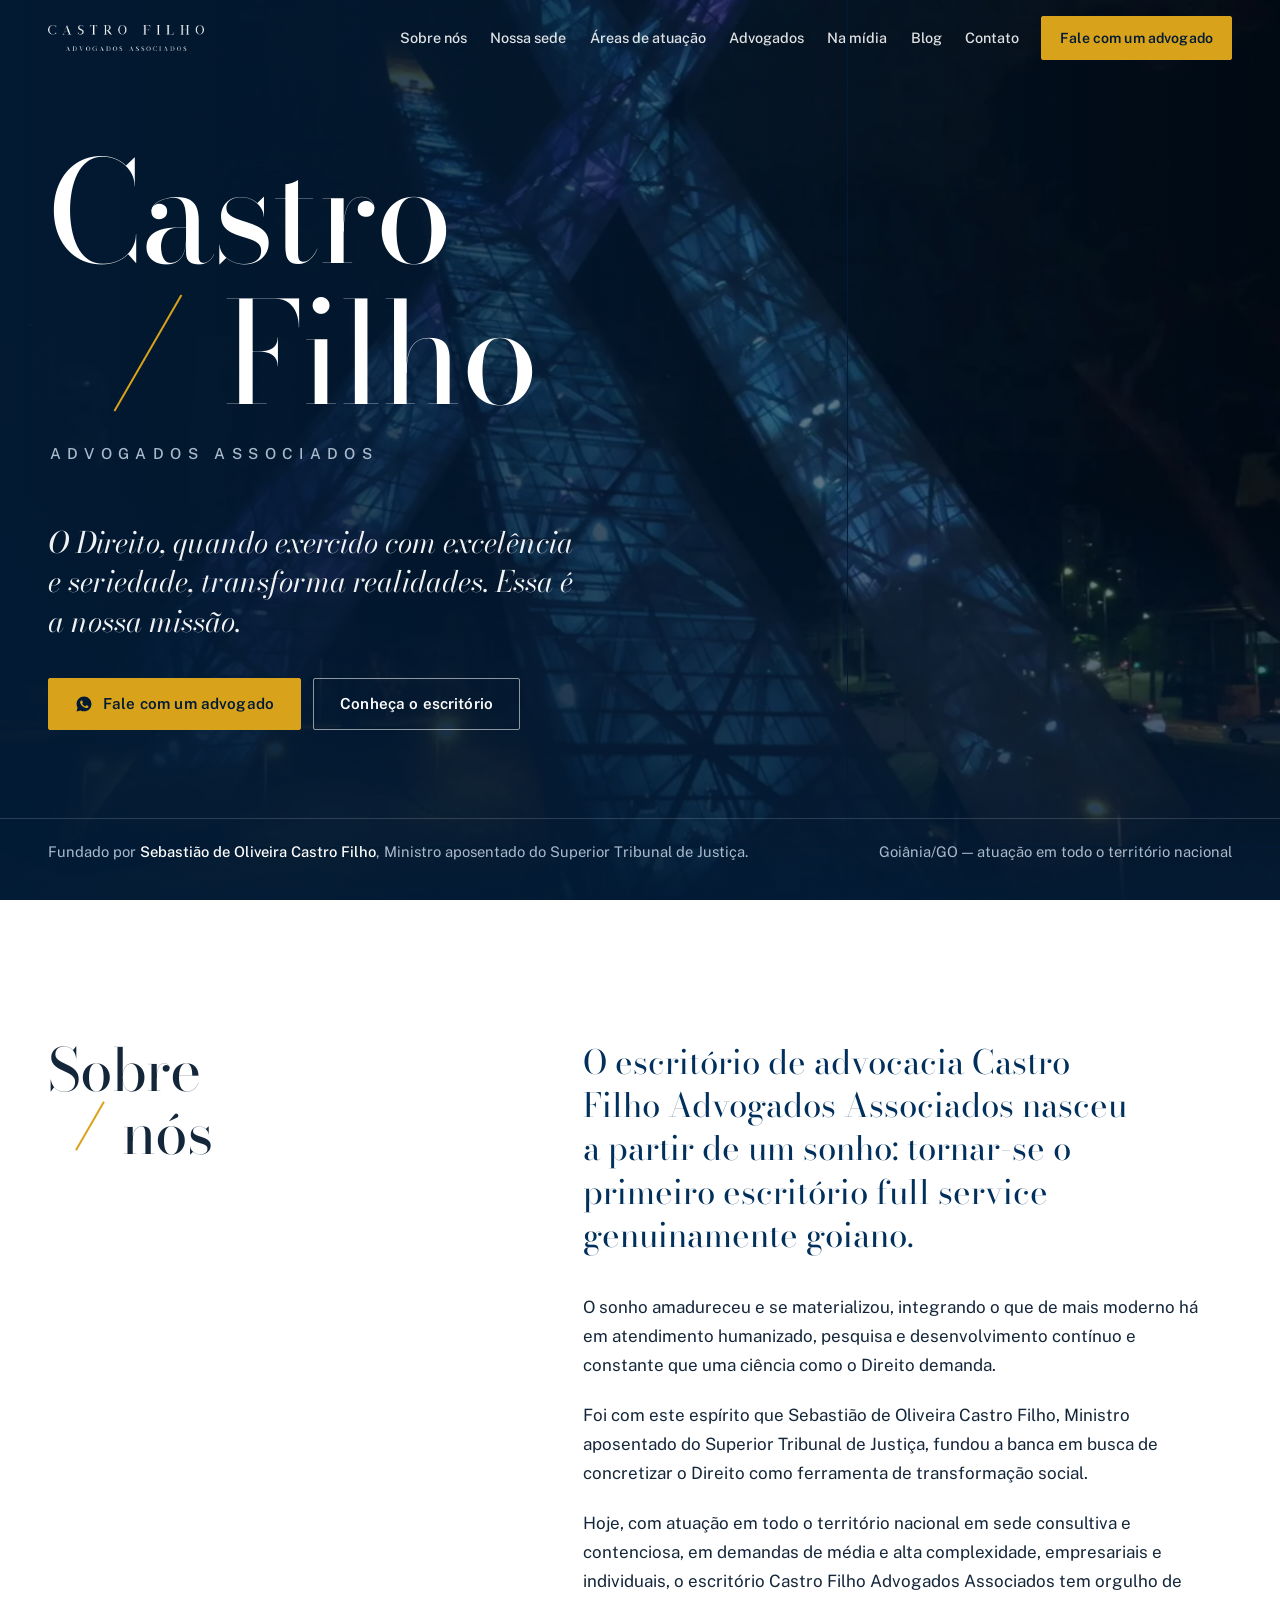
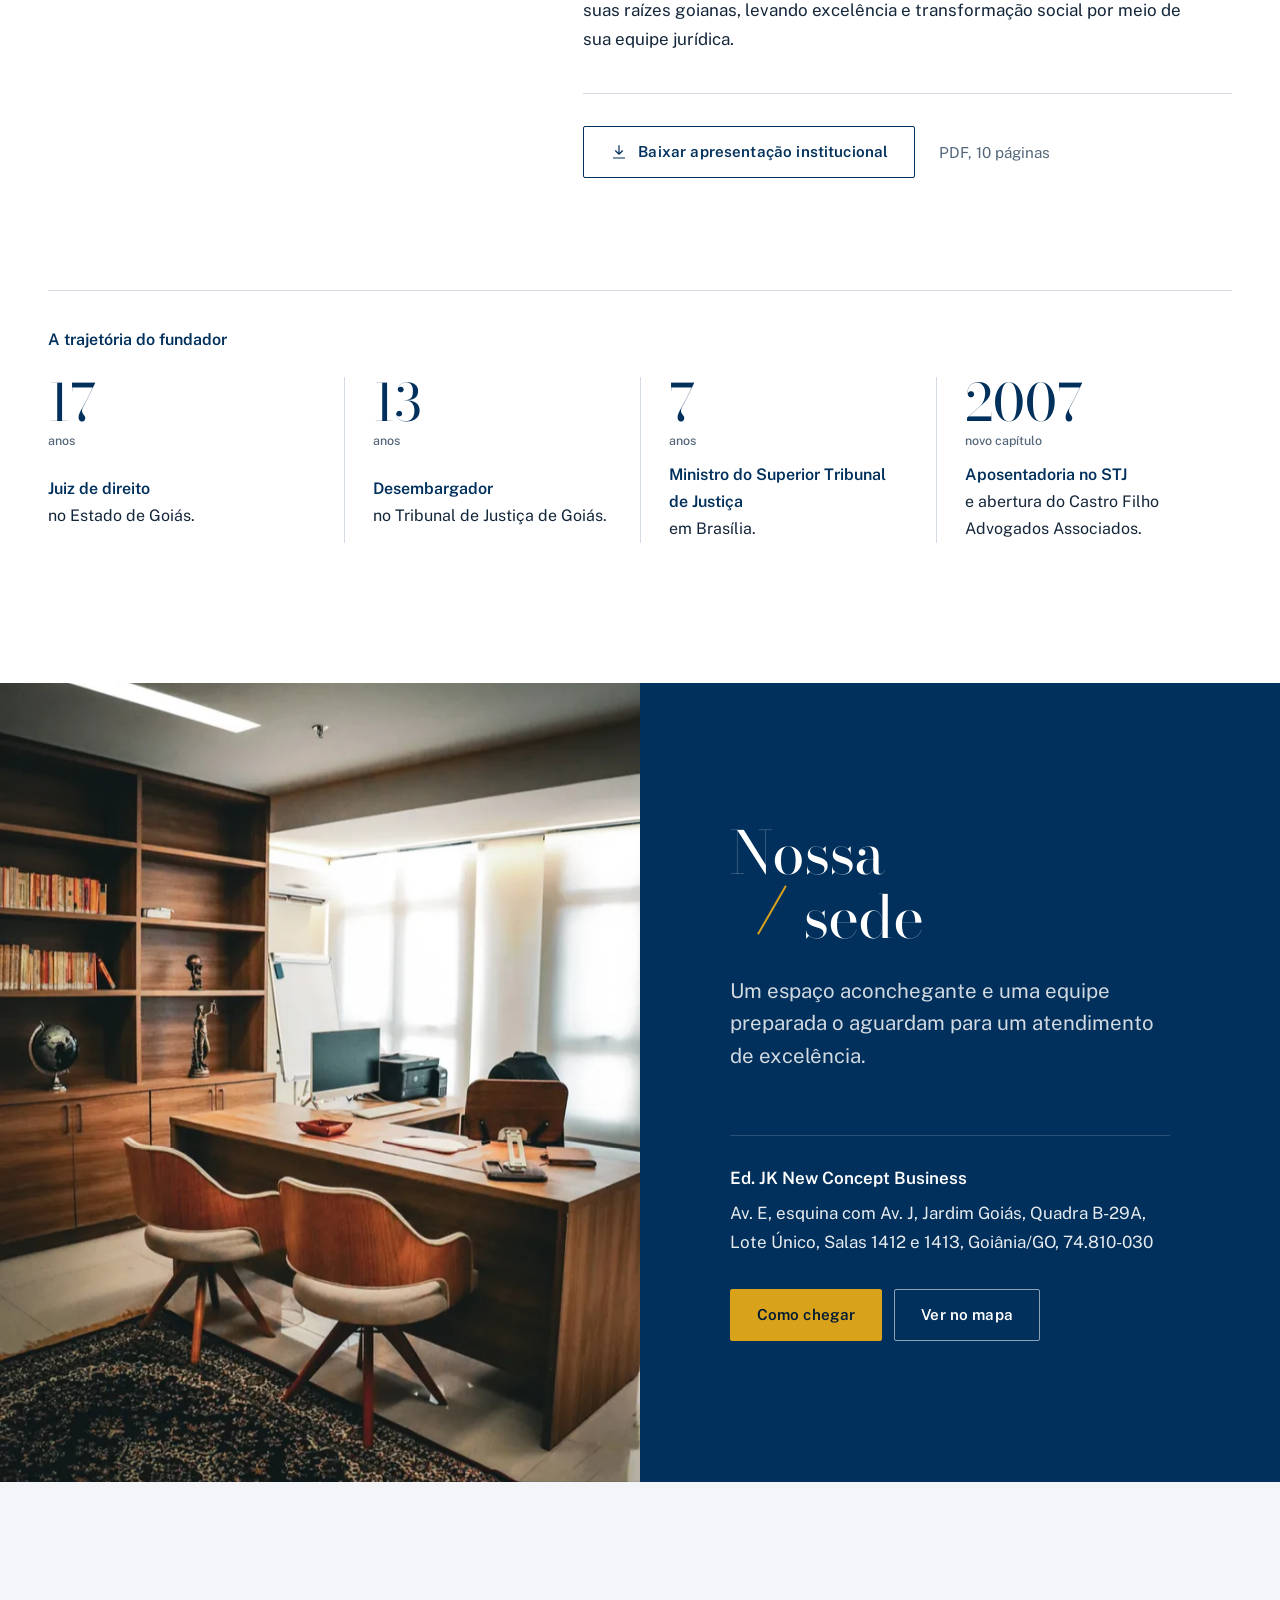
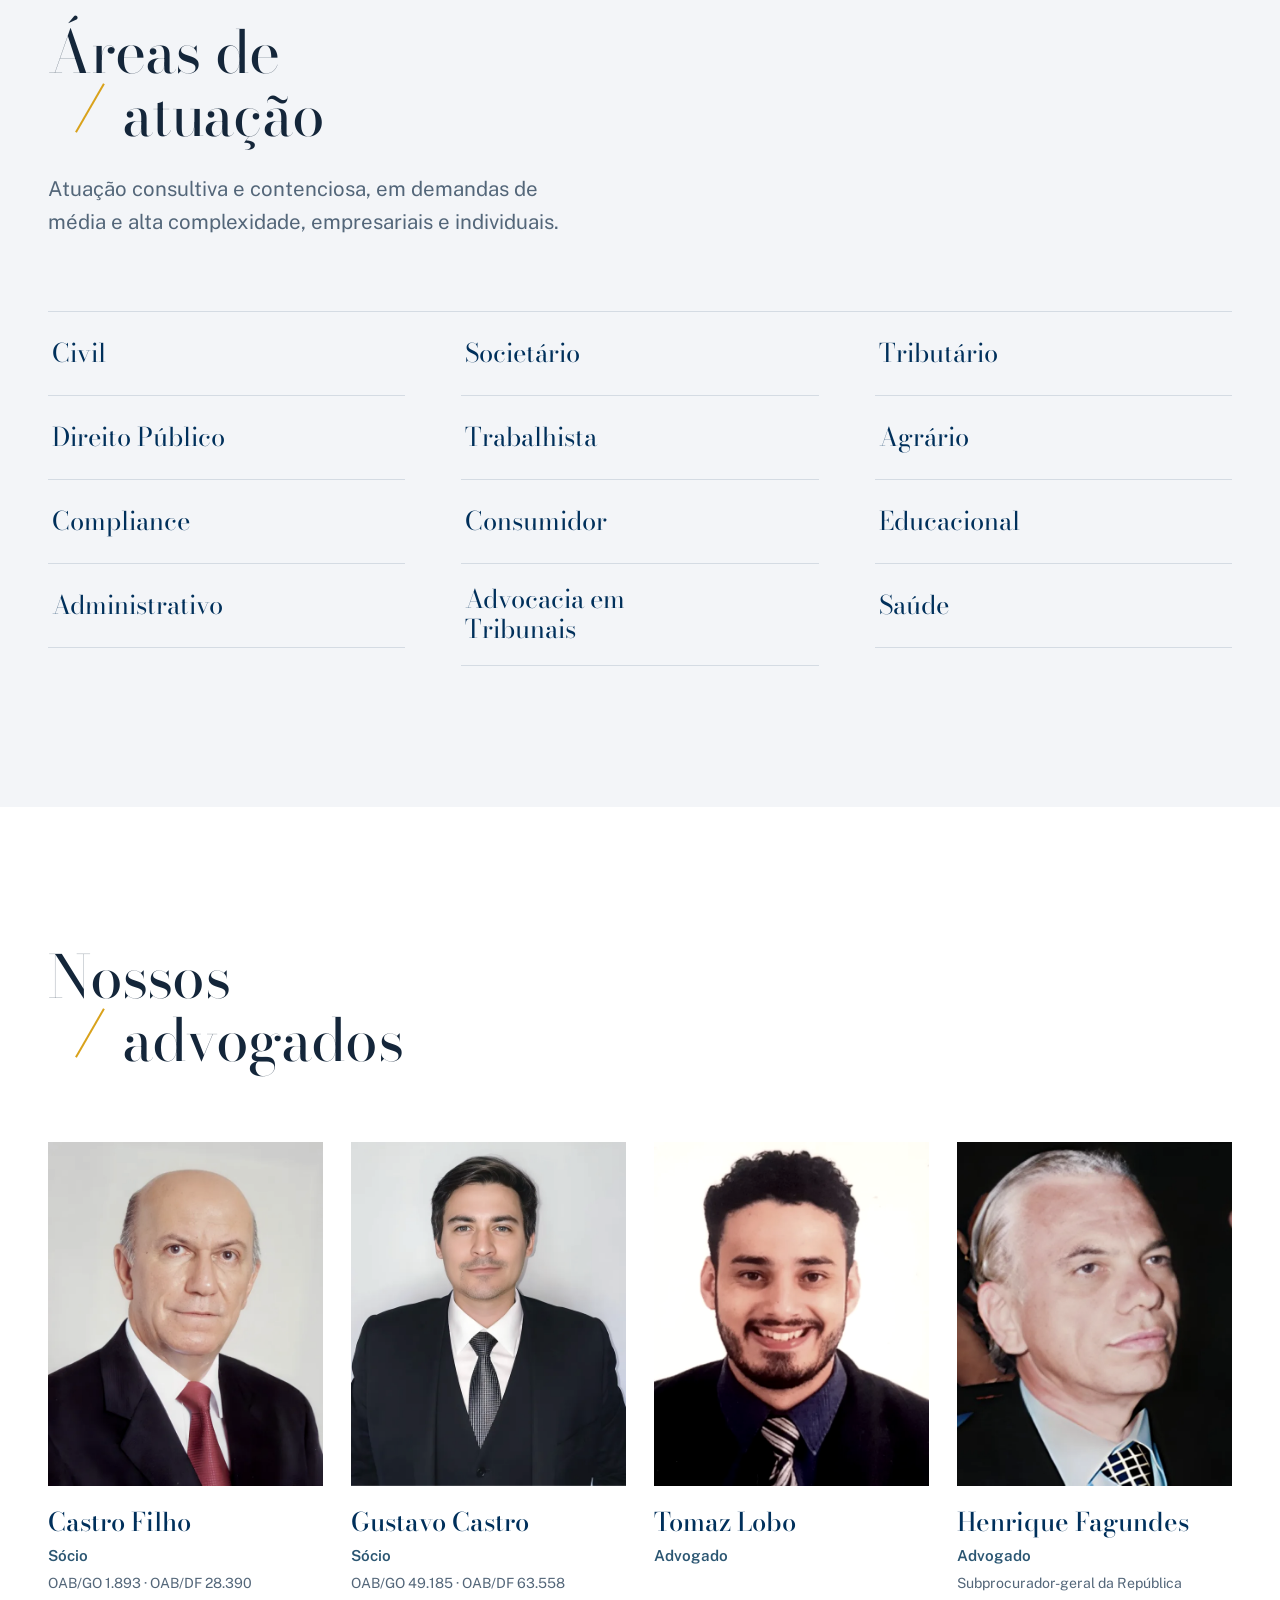
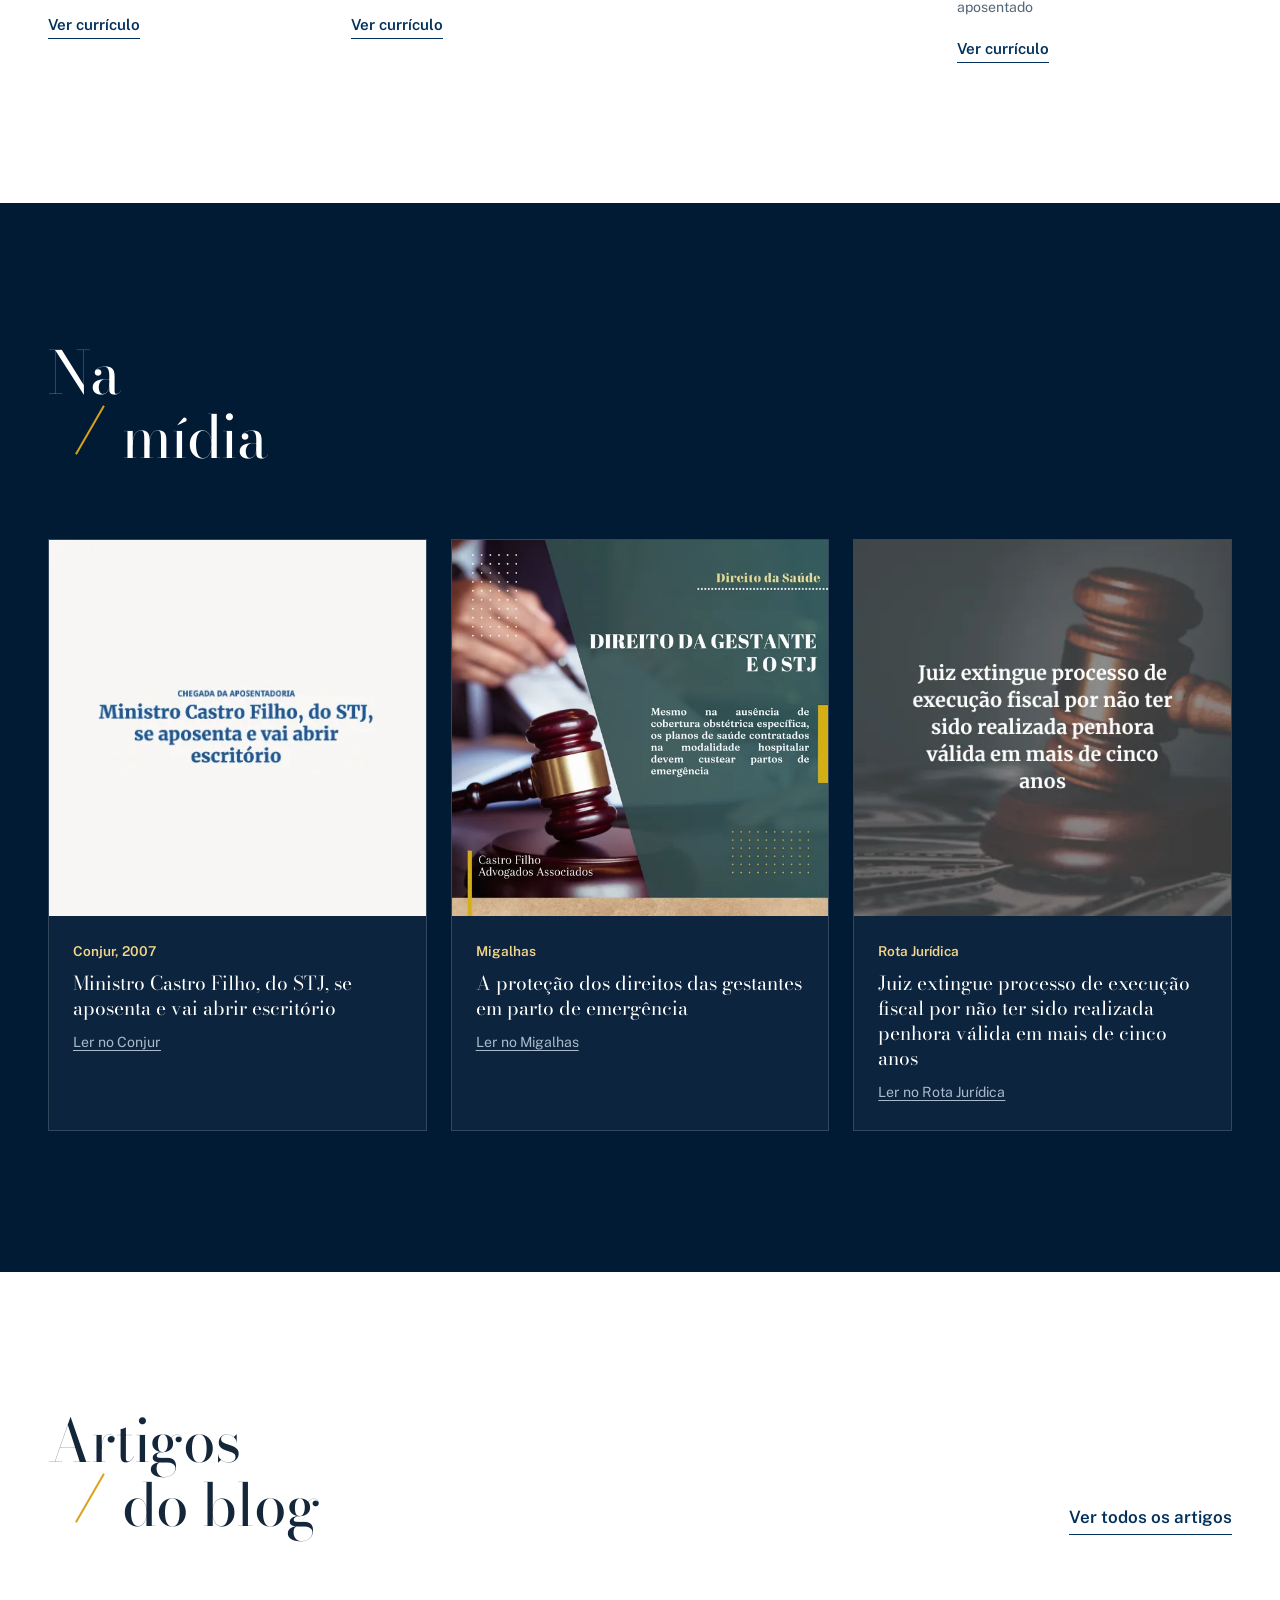
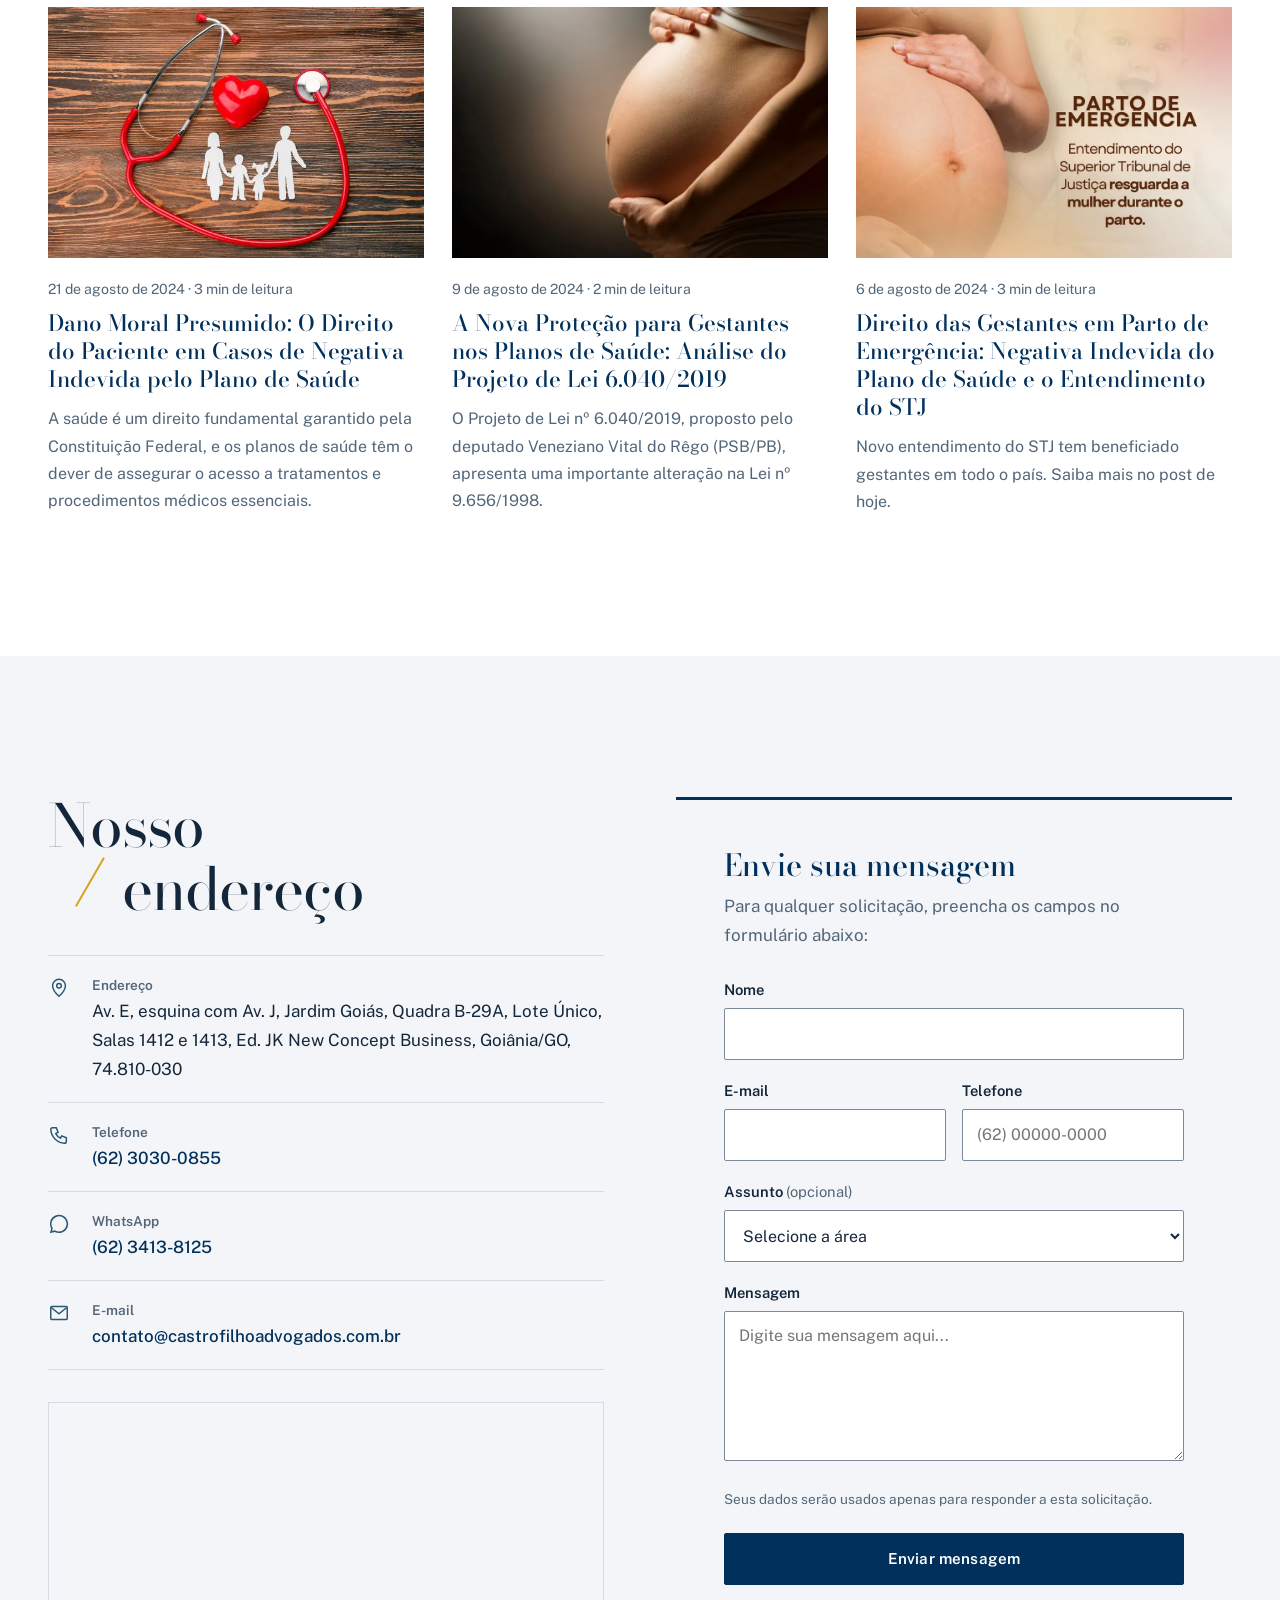
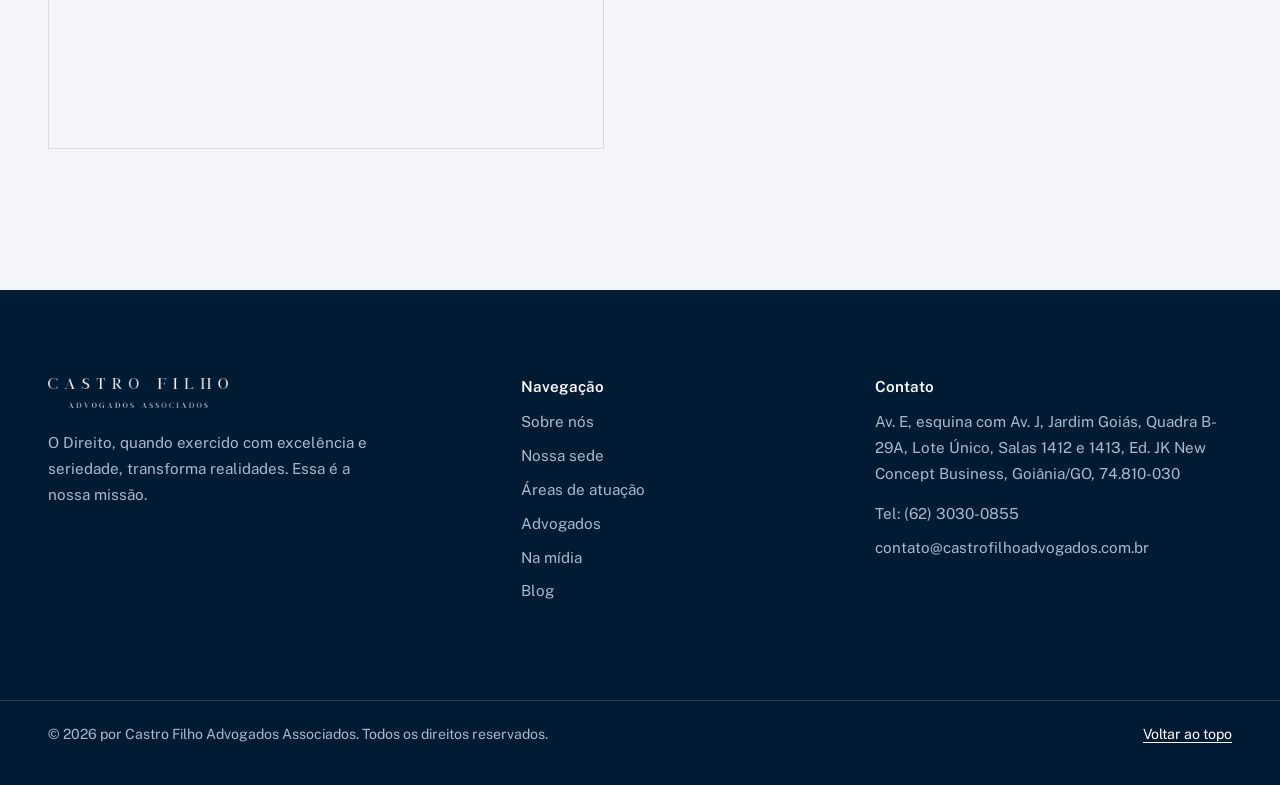
<file: index.html>
<!doctype html>
<html lang="pt-BR">
<head>
  <meta charset="utf-8">
  <meta name="viewport" content="width=device-width, initial-scale=1, viewport-fit=cover">
  <title>Castro Filho Advogados Associados | Escritório de Advocacia</title>
  <meta name="description" content="O escritório de advocacia Castro Filho Advogados Associados alcança excelência jurídica por contar com advogados qualificados para atender todos os tipos de demanda.">
  <link rel="canonical" href="https://www.castrofilhoadvogados.com.br/">
  <meta name="theme-color" content="#00305b">

  <meta property="og:type" content="website">
  <meta property="og:locale" content="pt_BR">
  <meta property="og:site_name" content="Castro Filho Advogados Associados">
  <meta property="og:title" content="Castro Filho Advogados Associados | Escritório de Advocacia">
  <meta property="og:description" content="O escritório de advocacia Castro Filho Advogados Associados alcança excelência jurídica por contar com advogados qualificados para atender todos os tipos de demanda.">
  <meta property="og:url" content="https://www.castrofilhoadvogados.com.br/">
  <meta property="og:image" content="https://www.castrofilhoadvogados.com.br/assets/img/og-image.jpg">
  <meta property="og:image:width" content="1200">
  <meta property="og:image:height" content="630">
  <meta name="twitter:card" content="summary_large_image">

  <link rel="icon" href="favicon.ico" sizes="48x48">
  <link rel="icon" href="favicon.png" type="image/png" sizes="32x32">
  <link rel="apple-touch-icon" href="assets/img/apple-touch-icon.png">
  <link rel="manifest" href="site.webmanifest">

  <link rel="preconnect" href="https://fonts.googleapis.com">
  <link rel="preconnect" href="https://fonts.gstatic.com" crossorigin>
  <link rel="stylesheet" href="https://fonts.googleapis.com/css2?family=Bodoni+Moda:ital,opsz,wght@0,6..96,400..600;1,6..96,400..500&family=Public+Sans:wght@400;500;600;700&display=swap">
  <link rel="preload" as="image" href="assets/img/hero-1920.webp" imagesrcset="assets/img/hero-1100.webp 1100w, assets/img/hero-1920.webp 1920w" imagesizes="100vw">
  <link rel="stylesheet" href="assets/css/styles.css">

  <script type="application/ld+json">
  {
    "@context": "https://schema.org",
    "@type": "LegalService",
    "@id": "https://www.castrofilhoadvogados.com.br/#escritorio",
    "name": "Castro Filho Advogados Associados",
    "url": "https://www.castrofilhoadvogados.com.br/",
    "logo": "https://www.castrofilhoadvogados.com.br/assets/img/icon-512.png",
    "image": "https://www.castrofilhoadvogados.com.br/assets/img/og-image.jpg",
    "description": "O escritório de advocacia Castro Filho Advogados Associados alcança excelência jurídica por contar com advogados qualificados para atender todos os tipos de demanda.",
    "telephone": "+55-62-3030-0855",
    "email": "contato@castrofilhoadvogados.com.br",
    "address": {
      "@type": "PostalAddress",
      "streetAddress": "Av. E, esquina com Av. J, Quadra B-29A, Lote Único, Salas 1412 e 1413, Ed. JK New Concept Business",
      "addressLocality": "Goiânia",
      "addressRegion": "GO",
      "postalCode": "74810-030",
      "addressCountry": "BR"
    },
    "areaServed": { "@type": "Country", "name": "Brasil" },
    "founder": {
      "@type": "Person",
      "name": "Sebastião de Oliveira Castro Filho",
      "jobTitle": "Ministro aposentado do Superior Tribunal de Justiça"
    },
    "employee": [
      { "@type": "Person", "name": "Sebastião de Oliveira Castro Filho", "jobTitle": "Sócio" },
      { "@type": "Person", "name": "Gustavo Henrique Cavalcante de Castro", "jobTitle": "Sócio" },
      { "@type": "Person", "name": "Tomaz Lobo", "jobTitle": "Advogado" },
      { "@type": "Person", "name": "Henrique Fagundes Filho", "jobTitle": "Advogado" }
    ],
    "knowsAbout": ["Direito Civil", "Direito Societário", "Direito Tributário", "Direito Público", "Direito Trabalhista", "Direito Agrário", "Compliance", "Direito do Consumidor", "Direito Educacional", "Direito Administrativo", "Advocacia em Tribunais", "Direito da Saúde"]
  }
  </script>
</head>
<body>
  <a class="skip-link" href="#conteudo">Pular para o conteúdo</a>

  <header class="site-header" id="topo" data-header>
    <div class="container">
      <a class="brand" href="#inicio" aria-label="Castro Filho Advogados Associados — início">
        <img class="logo-light" src="assets/img/logo-branco.png" alt="Castro Filho Advogados Associados" width="900" height="150">
        <img class="logo-dark" src="assets/img/logo-azul.png" alt="" width="900" height="150">
      </a>

      <button class="nav-toggle" type="button" aria-expanded="false" aria-controls="menu" data-nav-toggle>
        <span class="nav-toggle__bars" aria-hidden="true"></span>
        <span class="visually-hidden">Abrir menu</span>
      </button>

      <nav class="nav" id="menu" aria-label="Principal" data-nav>
        <ul class="nav__list">
          <li><a href="#sobre">Sobre nós</a></li>
          <li><a href="#sede">Nossa sede</a></li>
          <li><a href="#atuacao">Áreas de atuação</a></li>
          <li><a href="#advogados">Advogados</a></li>
          <li><a href="#midia">Na mídia</a></li>
          <li><a href="blog/">Blog</a></li>
          <li><a href="#contato">Contato</a></li>
        </ul>
        <a class="btn btn--ipe nav__cta" href="https://wa.me/556234138125?text=Ol%C3%A1%2C%20gostaria%20de%20falar%20com%20um%20advogado." target="_blank" rel="noopener">Fale com um advogado</a>
      </nav>
    </div>
  </header>

  <main id="conteudo">
    <!-- HERO -->
    <section class="hero" id="inicio" aria-labelledby="hero-title">
      <div class="hero__media">
        <img src="assets/img/hero-1920.webp" srcset="assets/img/hero-1100.webp 1100w, assets/img/hero-1920.webp 1920w" sizes="100vw" alt="" width="1920" height="1080" fetchpriority="high">
      </div>

      <div class="container hero__inner">
        <h1 class="mono hero__title" id="hero-title">
          <span>Castro</span>
          <span>Filho</span>
        </h1>
        <span class="hero__sub">Advogados Associados</span>

        <p class="hero__mission">O Direito, quando exercido com excelência e seriedade, transforma realidades. Essa é a nossa missão.</p>

        <div class="hero__actions">
          <a class="btn btn--ipe" href="https://wa.me/556234138125?text=Ol%C3%A1%2C%20gostaria%20de%20falar%20com%20um%20advogado." target="_blank" rel="noopener">
            <svg viewBox="0 0 24 24" fill="currentColor" aria-hidden="true"><path d="M12.04 2C6.58 2 2.13 6.45 2.13 11.91c0 1.75.46 3.45 1.32 4.95L2.05 22l5.25-1.38a9.9 9.9 0 0 0 4.74 1.21c5.46 0 9.91-4.45 9.91-9.91C21.95 6.45 17.5 2 12.04 2Zm5.8 14.03c-.24.68-1.42 1.32-1.96 1.36-.5.05-.97.23-3.27-.68-2.77-1.09-4.52-3.92-4.66-4.1-.13-.18-1.11-1.48-1.11-2.82 0-1.34.7-2 .95-2.27.25-.27.54-.34.73-.34l.52.01c.17 0 .39-.06.61.47.23.55.77 1.89.84 2.03.07.14.11.3.02.48-.09.18-.14.3-.27.46l-.41.48c-.14.14-.28.29-.12.56.16.27.71 1.17 1.52 1.9 1.05.93 1.93 1.22 2.2 1.36.27.14.43.11.59-.07.16-.18.68-.79.86-1.07.18-.27.36-.23.61-.14.25.09 1.59.75 1.86.89.27.14.45.2.52.32.07.11.07.66-.17 1.33Z"/></svg>
            Fale com um advogado
          </a>
          <a class="btn btn--ghost-light" href="#sobre">Conheça o escritório</a>
        </div>
      </div>

      <div class="hero__foot">
        <div class="container">
          <p>Fundado por <strong>Sebastião de Oliveira Castro Filho</strong>, Ministro aposentado do Superior Tribunal de Justiça.</p>
          <p>Goiânia/GO — atuação em todo o território nacional</p>
        </div>
      </div>
    </section>

    <!-- SOBRE NÓS -->
    <section class="section" id="sobre" aria-labelledby="sobre-title">
      <div class="container">
        <div class="about">
          <div>
            <h2 class="mono" id="sobre-title"><span>Sobre</span><span>nós</span></h2>
          </div>
          <div>
            <p class="about__intro">O escritório de advocacia Castro Filho Advogados Associados nasceu a partir de um sonho: tornar-se o primeiro escritório full service genuinamente goiano.</p>
            <div class="about__body">
              <p>O sonho amadureceu e se materializou, integrando o que de mais moderno há em atendimento humanizado, pesquisa e desenvolvimento contínuo e constante que uma ciência como o Direito demanda.</p>
              <p>Foi com este espírito que Sebastião de Oliveira Castro Filho, Ministro aposentado do Superior Tribunal de Justiça, fundou a banca em busca de concretizar o Direito como ferramenta de transformação social.</p>
              <p>Hoje, com atuação em todo o território nacional em sede consultiva e contenciosa, em demandas de média e alta complexidade, empresariais e individuais, o escritório Castro Filho Advogados Associados tem orgulho de suas raízes goianas, levando excelência e transformação social por meio de sua equipe jurídica.</p>
            </div>
            <div class="about__download">
              <a class="btn btn--outline" href="assets/docs/apresentacao-institucional.pdf" download>
                <svg viewBox="0 0 24 24" fill="none" stroke="currentColor" stroke-width="1.6" aria-hidden="true"><path d="M12 3v12m0 0-5-5m5 5 5-5M4 20h16"/></svg>
                Baixar apresentação institucional
              </a>
              <span>PDF, 10 páginas</span>
            </div>
          </div>
        </div>

        <div class="timeline" aria-labelledby="trajetoria-title">
          <h3 class="timeline__title" id="trajetoria-title">A trajetória do fundador</h3>
          <ol class="timeline__list">
            <li class="timeline__item">
              <span class="timeline__num">17<small>anos</small></span>
              <p class="timeline__text"><strong>Juiz de direito</strong>no Estado de Goiás.</p>
            </li>
            <li class="timeline__item">
              <span class="timeline__num">13<small>anos</small></span>
              <p class="timeline__text"><strong>Desembargador</strong>no Tribunal de Justiça de Goiás.</p>
            </li>
            <li class="timeline__item">
              <span class="timeline__num">7<small>anos</small></span>
              <p class="timeline__text"><strong>Ministro do Superior Tribunal de Justiça</strong>em Brasília.</p>
            </li>
            <li class="timeline__item">
              <span class="timeline__num">2007<small>novo capítulo</small></span>
              <p class="timeline__text"><strong>Aposentadoria no STJ</strong>e abertura do Castro Filho Advogados Associados.</p>
            </li>
          </ol>
        </div>
      </div>
    </section>

    <!-- NOSSA SEDE -->
    <section class="sede" id="sede" aria-labelledby="sede-title">
      <div class="sede__media">
        <img src="assets/img/sede-1200.webp" srcset="assets/img/sede-700.webp 700w, assets/img/sede-1200.webp 1200w" sizes="(min-width: 900px) 50vw, 100vw" alt="Sala de atendimento do escritório, com mesa de madeira, poltronas e estante de livros jurídicos" width="1200" height="1800" loading="lazy" decoding="async">
      </div>
      <div class="sede__content">
        <h2 class="mono mono--light" id="sede-title"><span>Nossa</span><span>sede</span></h2>
        <p class="lead">Um espaço aconchegante e uma equipe preparada o aguardam para um atendimento de excelência.</p>
        <address class="sede__address">
          <strong>Ed. JK New Concept Business</strong>
          Av. E, esquina com Av. J, Jardim Goiás, Quadra B-29A, Lote Único, Salas 1412 e 1413, Goiânia/GO, 74.810-030
        </address>
        <div class="sede__actions">
          <a class="btn btn--ipe" href="https://www.google.com/maps/dir/?api=1&amp;destination=Ed.+JK+New+Concept+Business,+Av.+E,+Jardim+Goi%C3%A1s,+Goi%C3%A2nia+-+GO,+74810-030" target="_blank" rel="noopener">Como chegar</a>
          <a class="btn btn--ghost-light" href="#contato">Ver no mapa</a>
        </div>
      </div>
    </section>

    <!-- ÁREAS DE ATUAÇÃO -->
    <section class="section section--paper" id="atuacao" aria-labelledby="atuacao-title">
      <div class="container">
        <div class="section-head">
          <h2 class="mono" id="atuacao-title"><span>Áreas de</span><span>atuação</span></h2>
          <p class="lead">Atuação consultiva e contenciosa, em demandas de média e alta complexidade, empresariais e individuais.</p>
        </div>
        <ul class="areas" data-areas>
          <li class="area"><a href="#contato" data-area="Civil"><span class="area__name">Civil</span><span class="area__cta">Falar sobre o caso</span></a></li>
          <li class="area"><a href="#contato" data-area="Societário"><span class="area__name">Societário</span><span class="area__cta">Falar sobre o caso</span></a></li>
          <li class="area"><a href="#contato" data-area="Tributário"><span class="area__name">Tributário</span><span class="area__cta">Falar sobre o caso</span></a></li>
          <li class="area"><a href="#contato" data-area="Direito Público"><span class="area__name">Direito Público</span><span class="area__cta">Falar sobre o caso</span></a></li>
          <li class="area"><a href="#contato" data-area="Trabalhista"><span class="area__name">Trabalhista</span><span class="area__cta">Falar sobre o caso</span></a></li>
          <li class="area"><a href="#contato" data-area="Agrário"><span class="area__name">Agrário</span><span class="area__cta">Falar sobre o caso</span></a></li>
          <li class="area"><a href="#contato" data-area="Compliance"><span class="area__name">Compliance</span><span class="area__cta">Falar sobre o caso</span></a></li>
          <li class="area"><a href="#contato" data-area="Consumidor"><span class="area__name">Consumidor</span><span class="area__cta">Falar sobre o caso</span></a></li>
          <li class="area"><a href="#contato" data-area="Educacional"><span class="area__name">Educacional</span><span class="area__cta">Falar sobre o caso</span></a></li>
          <li class="area"><a href="#contato" data-area="Administrativo"><span class="area__name">Administrativo</span><span class="area__cta">Falar sobre o caso</span></a></li>
          <li class="area"><a href="#contato" data-area="Advocacia em Tribunais"><span class="area__name">Advocacia em Tribunais</span><span class="area__cta">Falar sobre o caso</span></a></li>
          <li class="area"><a href="#contato" data-area="Saúde"><span class="area__name">Saúde</span><span class="area__cta">Falar sobre o caso</span></a></li>
        </ul>
      </div>
    </section>

    <!-- ADVOGADOS -->
    <section class="section" id="advogados" aria-labelledby="advogados-title">
      <div class="container">
        <div class="section-head">
          <h2 class="mono" id="advogados-title"><span>Nossos</span><span>advogados</span></h2>
        </div>
        <ul class="team">
          <li class="lawyer">
            <div class="lawyer__photo"><img src="assets/img/castro-filho.webp" alt="Foto do advogado Castro Filho" width="640" height="800" loading="lazy" decoding="async"></div>
            <h3 class="lawyer__name">Castro Filho</h3>
            <p class="lawyer__role">Sócio</p>
            <p class="lawyer__oab">OAB/GO 1.893 · OAB/DF 28.390</p>
            <button class="lawyer__more" type="button" data-cv="cv-castro-filho">Ver currículo</button>
          </li>
          <li class="lawyer">
            <div class="lawyer__photo"><img src="assets/img/gustavo-castro.webp" alt="Foto do advogado em Goiânia Gustavo Castro" width="640" height="800" loading="lazy" decoding="async"></div>
            <h3 class="lawyer__name">Gustavo Castro</h3>
            <p class="lawyer__role">Sócio</p>
            <p class="lawyer__oab">OAB/GO 49.185 · OAB/DF 63.558</p>
            <button class="lawyer__more" type="button" data-cv="cv-gustavo-castro">Ver currículo</button>
          </li>
          <li class="lawyer">
            <div class="lawyer__photo"><img src="assets/img/tomaz-lobo.webp" alt="Foto do advogado Tomaz Lobo" width="640" height="800" loading="lazy" decoding="async"></div>
            <h3 class="lawyer__name">Tomaz Lobo</h3>
            <p class="lawyer__role">Advogado</p>
          </li>
          <li class="lawyer">
            <div class="lawyer__photo"><img src="assets/img/henrique-fagundes.webp" alt="Foto do advogado Henrique Fagundes" width="640" height="800" loading="lazy" decoding="async"></div>
            <h3 class="lawyer__name">Henrique Fagundes</h3>
            <p class="lawyer__role">Advogado</p>
            <p class="lawyer__oab">Subprocurador-geral da República aposentado</p>
            <button class="lawyer__more" type="button" data-cv="cv-henrique-fagundes">Ver currículo</button>
          </li>
        </ul>
      </div>
    </section>

    <!-- Currículos -->
    <dialog class="cv" id="cv-castro-filho" aria-labelledby="cv-castro-filho-title">
      <header class="cv__head">
        <img src="assets/img/castro-filho.webp" alt="" width="64" height="64">
        <div>
          <h3 id="cv-castro-filho-title">Sebastião de Oliveira Castro Filho</h3>
          <p>Sócio fundador · OAB/GO nº 1.893 e OAB/DF nº 28.390</p>
        </div>
        <button class="cv__close" type="button" data-cv-close aria-label="Fechar currículo">×</button>
      </header>
      <div class="cv__body">
        <p>Sebastião de Oliveira Castro Filho é sócio fundador do escritório Castro Filho Advogados Associados.</p>
        <h4>Cursos</h4>
        <ul>
          <li>Graduado em Direito pela Universidade Federal de Goiás, onde também fez o curso de Mestrado e, igualmente, os cursos de especialização, com dois anos de duração cada, em Direito Processual Penal e Direito Penal.</li>
          <li>Altos Estudos de Política e Estratégia — nível de mestrado, com um ano de duração — Escola Superior de Guerra (Rio de Janeiro).</li>
          <li>Cursos rápidos: Direito Civil comparado — Brasil e França (Université Panthéon-Sorbonne, Paris); Sociedades Cooperativas Europeias (Universidad de Ávila, Espanha); Direito Processual Civil Comparado (Universidade de Buenos Aires); Preparação de Magistrados e Prática da Magistratura (Centro de Estudos de Portugal, Lisboa).</li>
          <li>Doutorado em Direito Processual Civil em São Paulo, na Pontifícia Universidade Católica, e, na Argentina, na Universidade de Buenos Aires (não concluídos).</li>
          <li>Exerceu o magistério em universidades de Goiás (Universidade Católica, por 18 anos) e do Distrito Federal (Centro Universitário IESB, por 13 anos).</li>
        </ul>
        <h4>Experiência profissional</h4>
        <ul>
          <li>Ministro aposentado do Superior Tribunal de Justiça.</li>
          <li>Exerceu o cargo de juiz de direito em Goiás durante 17 anos e, no mesmo Estado, foi desembargador por 13 anos; no STJ, como ministro, atuou por 7 anos.</li>
        </ul>
        <h4>Obras</h4>
        <ul>
          <li>Comentários ao (novo) Código Civil Brasileiro (livro, vol. IV, Ed. Forense, Rio).</li>
          <li>A Constituição de 1988 e o Direito Processual Civil Brasileiro (Monografia, Ed. ESG, Rio).</li>
          <li>As Vertentes do Direito Constitucional Contemporâneo (Ed. América Jurídica, São Paulo).</li>
          <li>Venda Antecipada de Bens à Luz da Constituição (Revista dos Tribunais, São Paulo).</li>
          <li>Princípios Constitucionais Aplicáveis ao Processo (Revista da Magistratura de Goiás, Goiânia).</li>
          <li>Efectividad del Proceso (Revista de Derecho Procesal del Mercosur, Buenos Aires).</li>
          <li>O Exercício do Direito à Luz da Ética (Revista Jurídica de Porto Alegre).</li>
        </ul>
        <h4>Algumas instituições jurídicas a que pertence</h4>
        <ul>
          <li>Instituto Panamericano de Derecho Procesal (México)</li>
          <li>Instituto Brasileiro de Direito Processual (São Paulo)</li>
          <li>Instituto Iberoamericano de Derecho Procesal (Espanha)</li>
          <li>Academia Goiana de Direito (Goiânia)</li>
          <li>Associação dos Magistrados de Goiás (Goiânia)</li>
          <li>Academia Goiana Maçônica de Letras (Goiânia)</li>
          <li>Associação Brasileira de Magistrados (Brasília)</li>
        </ul>
        <h4>Inscrição</h4>
        <p>Inscrito na OAB/GO sob o nº 1.893 e na OAB/DF sob o nº 28.390.</p>
      </div>
    </dialog>

    <dialog class="cv" id="cv-gustavo-castro" aria-labelledby="cv-gustavo-castro-title">
      <header class="cv__head">
        <img src="assets/img/gustavo-castro.webp" alt="" width="64" height="64">
        <div>
          <h3 id="cv-gustavo-castro-title">Gustavo Henrique Cavalcante de Castro</h3>
          <p>Sócio fundador · OAB/GO nº 49.185 e OAB/DF nº 63.558</p>
        </div>
        <button class="cv__close" type="button" data-cv-close aria-label="Fechar currículo">×</button>
      </header>
      <div class="cv__body">
        <p>Gustavo Henrique Cavalcante de Castro é advogado e sócio fundador do escritório Castro Filho Advogados Associados.</p>
        <h4>Cursos</h4>
        <ul>
          <li>Graduado em Direito pela Pontifícia Universidade Católica de Goiás.</li>
          <li>Pós-graduação em Direito Agrário e Agronegócio pela Escola Superior do Direito (não concluído).</li>
          <li>Pós-graduado em Direito e Processo Tributário pela Escola Superior do Ministério Público do Estado do Rio Grande do Sul.</li>
        </ul>
        <h4>Experiência profissional</h4>
        <ul>
          <li>Ampla atuação nos ramos do Direito Civil, Constitucional, Administrativo e Tributário.</li>
          <li>Possui experiência em atuação nos Tribunais Superiores, em especial no Superior Tribunal de Justiça.</li>
          <li>Atualmente, exerce o cargo de Chief Legal Officer (CLO) do Grupo Brasília Educacional, realizando a gestão jurídica de 12 (doze) faculdades e universidades com unidades sediadas em Goiás, Distrito Federal, Mato Grosso, Minas Gerais, Bahia, Pará e Maranhão.</li>
        </ul>
        <h4>Inscrição</h4>
        <p>Inscrito na OAB/GO sob o nº 49.185 e na OAB/DF sob o nº 63.558.</p>
      </div>
    </dialog>

    <dialog class="cv" id="cv-henrique-fagundes" aria-labelledby="cv-henrique-fagundes-title">
      <header class="cv__head">
        <img src="assets/img/henrique-fagundes.webp" alt="" width="64" height="64">
        <div>
          <h3 id="cv-henrique-fagundes-title">Henrique Fagundes Filho</h3>
          <p>Advogado</p>
        </div>
        <button class="cv__close" type="button" data-cv-close aria-label="Fechar currículo">×</button>
      </header>
      <div class="cv__body">
        <p>Henrique Fagundes Filho é advogado.</p>
        <h4>Cursos</h4>
        <ul>
          <li>Graduado em Direito pela Faculdade de Direito do Vale do Paraíba — São José dos Campos.</li>
          <li>Mestre e Doutor em Civil e Processo Civil pela Universidade Católica de São Paulo.</li>
        </ul>
        <h4>Experiência profissional</h4>
        <ul>
          <li>Ingressou no Ministério Público Federal em 1976, tendo permanecido na instituição até março de 2012, data de sua aposentadoria como subprocurador-geral da República.</li>
          <li>Exerceu o magistério como professor convidado na Faculdade de Direito da Universidade de Brasília.</li>
        </ul>
        <h4>Obras</h4>
        <ul>
          <li>Ensaio sobre as “impugnações” à “efetivação da sentença”. In: Ernane Fidélis dos Santos; Luiz Rodrigues Wambier; Nelson Nery Jr.; Teresa Celina Arruda Alvim Wambier (Org.). <em>Execução Civil — Estudos em homenagem ao professor Humberto Theodoro Júnior</em>. São Paulo: Revista dos Tribunais, 2007, p. 612–625.</li>
          <li>A eqüidade e o processo justo. In: Luiz Fux; Nelson Nery Jr.; Teresa Celina Arruda Alvim Wambier (Org.). <em>Processo e Constituição: Estudos em homenagem ao Professor José Carlos Barbosa Moreira</em>. São Paulo: Revista dos Tribunais, 2006, p. 707–723.</li>
        </ul>
      </div>
    </dialog>

    <!-- NA MÍDIA -->
    <section class="section section--ink" id="midia" aria-labelledby="midia-title">
      <div class="container">
        <div class="section-head">
          <h2 class="mono mono--light" id="midia-title"><span>Na</span><span>mídia</span></h2>
        </div>
        <ul class="media-list">
          <li class="media-item">
            <a href="https://www.conjur.com.br/2007-ago-27/ministro_castro_filho_deixa_stj_abrir_escritorio/" target="_blank" rel="noopener">
              <img src="assets/img/midia-conjur.webp" alt="" width="500" height="500" loading="lazy" decoding="async">
              <span class="media-item__body">
                <span class="media-item__source">Conjur, 2007</span>
                <span class="media-item__title">Ministro Castro Filho, do STJ, se aposenta e vai abrir escritório</span>
                <span class="media-item__read">Ler no Conjur<span class="visually-hidden"> (abre em nova aba)</span></span>
              </span>
            </a>
          </li>
          <li class="media-item">
            <a href="https://www.migalhas.com.br/depeso/412852/a-protecao-dos-direitos-das-gestantes-em-parto-de-emergencia" target="_blank" rel="noopener">
              <img src="assets/img/midia-migalhas.webp" alt="" width="600" height="600" loading="lazy" decoding="async">
              <span class="media-item__body">
                <span class="media-item__source">Migalhas</span>
                <span class="media-item__title">A proteção dos direitos das gestantes em parto de emergência</span>
                <span class="media-item__read">Ler no Migalhas<span class="visually-hidden"> (abre em nova aba)</span></span>
              </span>
            </a>
          </li>
          <li class="media-item">
            <a href="https://www.rotajuridica.com.br/juiz-extingue-processo-de-execucao-fiscal-por-nao-ter-sido-realizada-penhora-valida-em-mais-de-cinco-anos/" target="_blank" rel="noopener">
              <img src="assets/img/midia-rotajuridica.webp" alt="" width="500" height="500" loading="lazy" decoding="async">
              <span class="media-item__body">
                <span class="media-item__source">Rota Jurídica</span>
                <span class="media-item__title">Juiz extingue processo de execução fiscal por não ter sido realizada penhora válida em mais de cinco anos</span>
                <span class="media-item__read">Ler no Rota Jurídica<span class="visually-hidden"> (abre em nova aba)</span></span>
              </span>
            </a>
          </li>
        </ul>
      </div>
    </section>

    <!-- BLOG -->
    <section class="section" id="blog" aria-labelledby="blog-title">
      <div class="container">
        <div class="section-head section-head--split">
          <h2 class="mono" id="blog-title"><span>Artigos</span><span>do blog</span></h2>
          <a class="link-arrow" href="blog/">Ver todos os artigos</a>
        </div>
        <ul class="posts">
          <li class="post-card">
            <a class="post-card__media" href="blog/dano-moral-presumido-negativa-indevida-plano-de-saude/" tabindex="-1" aria-hidden="true"><img src="assets/img/post-dano-moral.webp" alt="" width="615" height="422" loading="lazy" decoding="async"></a>
            <p class="post-card__meta"><time datetime="2024-08-21">21 de agosto de 2024</time> · 3 min de leitura</p>
            <h3 class="post-card__title"><a href="blog/dano-moral-presumido-negativa-indevida-plano-de-saude/">Dano Moral Presumido: O Direito do Paciente em Casos de Negativa Indevida pelo Plano de Saúde</a></h3>
            <p class="post-card__excerpt">A saúde é um direito fundamental garantido pela Constituição Federal, e os planos de saúde têm o dever de assegurar o acesso a tratamentos e procedimentos médicos essenciais.</p>
          </li>
          <li class="post-card">
            <a class="post-card__media" href="blog/protecao-gestantes-planos-de-saude-pl-6040-2019/" tabindex="-1" aria-hidden="true"><img src="assets/img/post-pl-6040.webp" alt="" width="768" height="512" loading="lazy" decoding="async"></a>
            <p class="post-card__meta"><time datetime="2024-08-09">9 de agosto de 2024</time> · 2 min de leitura</p>
            <h3 class="post-card__title"><a href="blog/protecao-gestantes-planos-de-saude-pl-6040-2019/">A Nova Proteção para Gestantes nos Planos de Saúde: Análise do Projeto de Lei 6.040/2019</a></h3>
            <p class="post-card__excerpt">O Projeto de Lei nº 6.040/2019, proposto pelo deputado Veneziano Vital do Rêgo (PSB/PB), apresenta uma importante alteração na Lei nº 9.656/1998.</p>
          </li>
          <li class="post-card">
            <a class="post-card__media" href="blog/direito-das-gestantes-parto-de-emergencia-stj/" tabindex="-1" aria-hidden="true"><img src="assets/img/post-parto-emergencia.webp" alt="Parto de emergência: entendimento do Superior Tribunal de Justiça resguarda a mulher durante o parto" width="900" height="900" loading="lazy" decoding="async"></a>
            <p class="post-card__meta"><time datetime="2024-08-06">6 de agosto de 2024</time> · 3 min de leitura</p>
            <h3 class="post-card__title"><a href="blog/direito-das-gestantes-parto-de-emergencia-stj/">Direito das Gestantes em Parto de Emergência: Negativa Indevida do Plano de Saúde e o Entendimento do STJ</a></h3>
            <p class="post-card__excerpt">Novo entendimento do STJ tem beneficiado gestantes em todo o país. Saiba mais no post de hoje.</p>
          </li>
        </ul>
      </div>
    </section>

    <!-- CONTATO -->
    <section class="section section--paper" id="contato" aria-labelledby="contato-title">
      <div class="container">
        <div class="contact">
          <div class="contact__info">
            <h2 class="mono" id="contato-title"><span>Nosso</span><span>endereço</span></h2>
            <ul class="contact__list">
              <li>
                <svg viewBox="0 0 24 24" fill="none" stroke="currentColor" stroke-width="1.6" aria-hidden="true"><path d="M12 21s-7-6.2-7-11.5A7 7 0 0 1 19 9.5C19 14.8 12 21 12 21Z"/><circle cx="12" cy="9.5" r="2.5"/></svg>
                <div>
                  <span class="contact__label">Endereço</span>
                  <address style="font-style:normal">Av. E, esquina com Av. J, Jardim Goiás, Quadra B-29A, Lote Único, Salas 1412 e 1413, Ed. JK New Concept Business, Goiânia/GO, 74.810-030</address>
                </div>
              </li>
              <li>
                <svg viewBox="0 0 24 24" fill="none" stroke="currentColor" stroke-width="1.6" aria-hidden="true"><path d="M5 4h4l2 5-2.5 1.5a11 11 0 0 0 5 5L15 13l5 2v4a2 2 0 0 1-2 2A16 16 0 0 1 3 6a2 2 0 0 1 2-2Z"/></svg>
                <div>
                  <span class="contact__label">Telefone</span>
                  <a href="tel:+556230300855">(62) 3030-0855</a>
                </div>
              </li>
              <li>
                <svg viewBox="0 0 24 24" fill="currentColor" aria-hidden="true"><path d="M12.04 2C6.58 2 2.13 6.45 2.13 11.91c0 1.75.46 3.45 1.32 4.95L2.05 22l5.25-1.38a9.9 9.9 0 0 0 4.74 1.21c5.46 0 9.91-4.45 9.91-9.91C21.95 6.45 17.5 2 12.04 2Zm0 18.15a8.2 8.2 0 0 1-4.2-1.15l-.3-.18-3.12.82.83-3.04-.2-.31a8.23 8.23 0 1 1 6.99 3.86Z"/></svg>
                <div>
                  <span class="contact__label">WhatsApp</span>
                  <a href="https://wa.me/556234138125?text=Ol%C3%A1%2C%20gostaria%20de%20falar%20com%20um%20advogado." target="_blank" rel="noopener">(62) 3413-8125</a>
                </div>
              </li>
              <li>
                <svg viewBox="0 0 24 24" fill="none" stroke="currentColor" stroke-width="1.6" aria-hidden="true"><rect x="3" y="5" width="18" height="14" rx="1"/><path d="m3.5 6 8.5 7 8.5-7"/></svg>
                <div>
                  <span class="contact__label">E-mail</span>
                  <a href="mailto:contato@castrofilhoadvogados.com.br">contato@castrofilhoadvogados.com.br</a>
                </div>
              </li>
            </ul>
            <div class="map" data-map>
              <iframe title="Mapa com a localização do escritório Castro Filho Advogados Associados" data-src="https://www.google.com/maps?q=Ed.+JK+New+Concept+Business,+Av.+E,+Jardim+Goi%C3%A1s,+Goi%C3%A2nia+-+GO,+74810-030&amp;output=embed" loading="lazy" referrerpolicy="no-referrer-when-downgrade" allowfullscreen></iframe>
              <noscript><a href="https://www.google.com/maps/search/?api=1&amp;query=Ed.+JK+New+Concept+Business,+Av.+E,+Jardim+Goi%C3%A1s,+Goi%C3%A2nia+-+GO" style="position:absolute;inset:0;display:grid;place-items:center">Ver localização no Google Maps</a></noscript>
            </div>
          </div>

          <form class="form" id="form-contato" action="mailto:contato@castrofilhoadvogados.com.br" method="post" enctype="text/plain" novalidate data-form>
            <h3 class="form__title">Envie sua mensagem</h3>
            <p class="form__intro">Para qualquer solicitação, preencha os campos no formulário abaixo:</p>

            <div class="field">
              <label for="f-nome">Nome</label>
              <input id="f-nome" name="nome" type="text" autocomplete="name" required aria-describedby="f-nome-erro">
              <span class="field__error" id="f-nome-erro" aria-live="polite"></span>
            </div>
            <div class="form__row">
              <div class="field">
                <label for="f-email">E-mail</label>
                <input id="f-email" name="email" type="email" autocomplete="email" inputmode="email" required aria-describedby="f-email-erro">
                <span class="field__error" id="f-email-erro" aria-live="polite"></span>
              </div>
              <div class="field">
                <label for="f-tel">Telefone</label>
                <input id="f-tel" name="telefone" type="tel" autocomplete="tel" inputmode="tel" placeholder="(62) 00000-0000" aria-describedby="f-tel-erro">
                <span class="field__error" id="f-tel-erro" aria-live="polite"></span>
              </div>
            </div>
            <div class="field">
              <label for="f-area">Assunto <span class="optional">(opcional)</span></label>
              <select id="f-area" name="area">
                <option value="">Selecione a área</option>
                <option>Civil</option>
                <option>Societário</option>
                <option>Tributário</option>
                <option>Direito Público</option>
                <option>Trabalhista</option>
                <option>Agrário</option>
                <option>Compliance</option>
                <option>Consumidor</option>
                <option>Educacional</option>
                <option>Administrativo</option>
                <option>Advocacia em Tribunais</option>
                <option>Saúde</option>
                <option>Outro assunto</option>
              </select>
            </div>
            <div class="field">
              <label for="f-msg">Mensagem</label>
              <textarea id="f-msg" name="mensagem" required maxlength="1200" placeholder="Digite sua mensagem aqui..." aria-describedby="f-msg-erro"></textarea>
              <span class="field__error" id="f-msg-erro" aria-live="polite"></span>
            </div>
            <div class="hp-field" aria-hidden="true">
              <label for="f-site">Não preencha este campo</label>
              <input id="f-site" name="_gotcha" type="text" tabindex="-1" autocomplete="off">
            </div>
            <p class="form__consent">Seus dados serão usados apenas para responder a esta solicitação.</p>
            <button class="btn" type="submit">Enviar mensagem</button>
            <p class="form__status" role="status" aria-live="polite" data-form-status></p>
          </form>
        </div>
      </div>
    </section>
  </main>

  <footer class="site-footer">
    <div class="container footer__top">
      <div class="footer__brand">
        <img src="assets/img/logo-branco.png" alt="Castro Filho Advogados Associados" width="900" height="150" loading="lazy">
        <p>O Direito, quando exercido com excelência e seriedade, transforma realidades. Essa é a nossa missão.</p>
      </div>
      <nav class="footer__col" aria-labelledby="rodape-nav">
        <h2 id="rodape-nav">Navegação</h2>
        <ul>
          <li><a href="#sobre">Sobre nós</a></li>
          <li><a href="#sede">Nossa sede</a></li>
          <li><a href="#atuacao">Áreas de atuação</a></li>
          <li><a href="#advogados">Advogados</a></li>
          <li><a href="#midia">Na mídia</a></li>
          <li><a href="blog/">Blog</a></li>
        </ul>
      </nav>
      <div class="footer__col">
        <h2>Contato</h2>
        <address>
          Av. E, esquina com Av. J, Jardim Goiás, Quadra B-29A, Lote Único, Salas 1412 e 1413, Ed. JK New Concept Business, Goiânia/GO, 74.810-030
        </address>
        <ul style="margin-top:14px">
          <li><a href="tel:+556230300855">Tel: (62) 3030-0855</a></li>
          <li><a href="mailto:contato@castrofilhoadvogados.com.br">contato@castrofilhoadvogados.com.br</a></li>
        </ul>
      </div>
    </div>
    <div class="footer__bottom">
      <div class="container">
        <p>© <span data-year>2026</span> por Castro Filho Advogados Associados. Todos os direitos reservados.</p>
        <a href="#inicio">Voltar ao topo</a>
      </div>
    </div>
  </footer>

  <a class="wa-float" href="https://wa.me/556234138125?text=Ol%C3%A1%2C%20gostaria%20de%20falar%20com%20um%20advogado." target="_blank" rel="noopener" data-wa-float>
    <svg viewBox="0 0 24 24" fill="currentColor" aria-hidden="true"><path d="M12.04 2C6.58 2 2.13 6.45 2.13 11.91c0 1.75.46 3.45 1.32 4.95L2.05 22l5.25-1.38a9.9 9.9 0 0 0 4.74 1.21c5.46 0 9.91-4.45 9.91-9.91C21.95 6.45 17.5 2 12.04 2Zm5.8 14.03c-.24.68-1.42 1.32-1.96 1.36-.5.05-.97.23-3.27-.68-2.77-1.09-4.52-3.92-4.66-4.1-.13-.18-1.11-1.48-1.11-2.82 0-1.34.7-2 .95-2.27.25-.27.54-.34.73-.34l.52.01c.17 0 .39-.06.61.47.23.55.77 1.89.84 2.03.07.14.11.3.02.48-.09.18-.14.3-.27.46l-.41.48c-.14.14-.28.29-.12.56.16.27.71 1.17 1.52 1.9 1.05.93 1.93 1.22 2.2 1.36.27.14.43.11.59-.07.16-.18.68-.79.86-1.07.18-.27.36-.23.61-.14.25.09 1.59.75 1.86.89.27.14.45.2.52.32.07.11.07.66-.17 1.33Z"/></svg>
    <span>WhatsApp</span>
  </a>

  <script src="assets/js/main.js" defer></script>
</body>
</html>
</file>
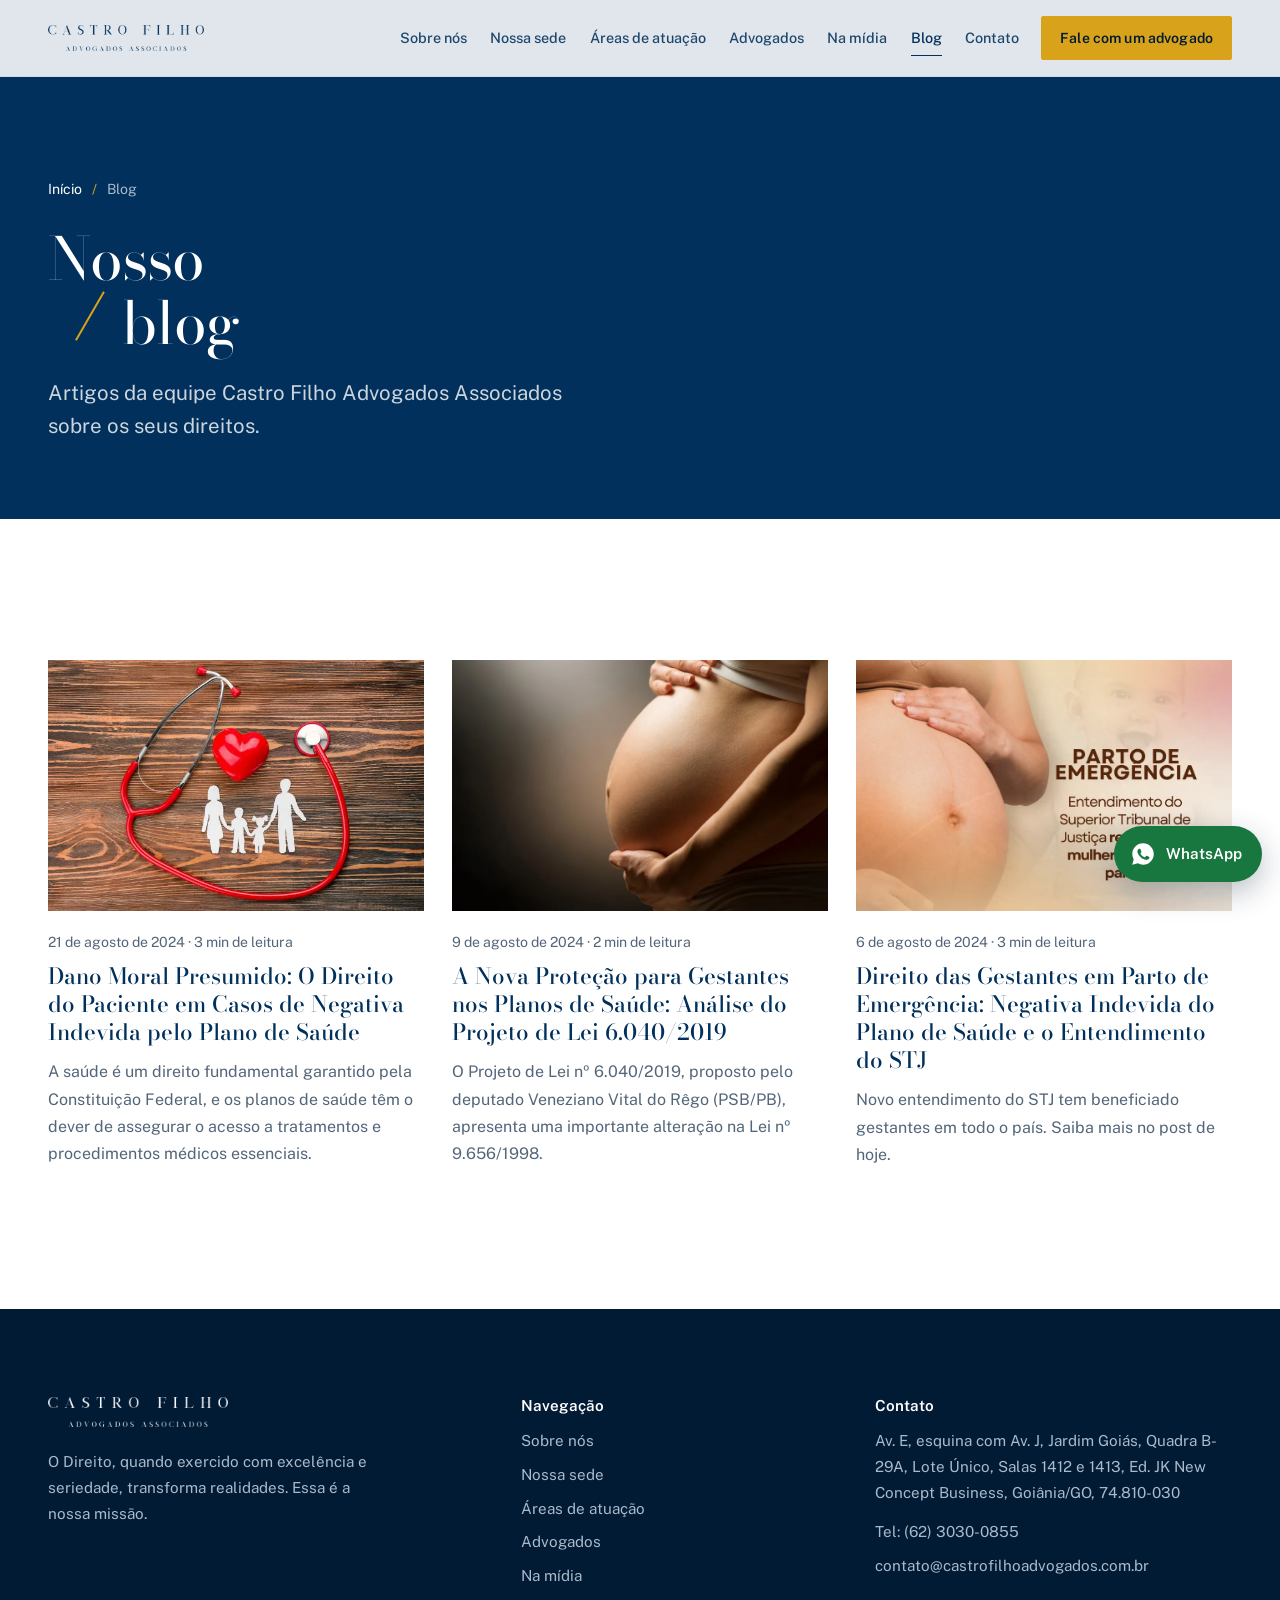
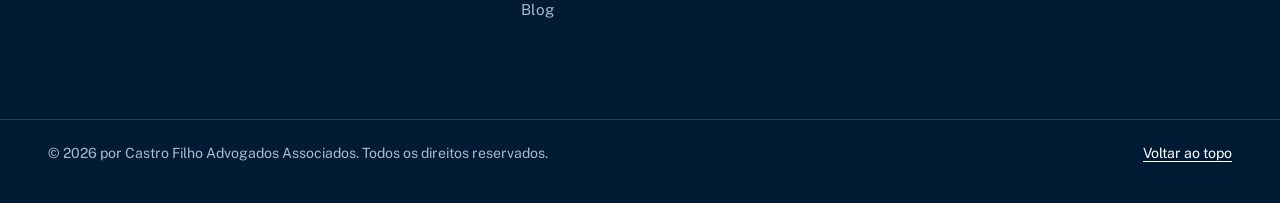
<file: blog/index.html>
<!doctype html>
<html lang="pt-BR">
<head>
  <meta charset="utf-8">
  <meta name="viewport" content="width=device-width, initial-scale=1, viewport-fit=cover">
  <title>Blog | Castro Filho Advogados Associados</title>
  <meta name="description" content="Artigos do escritório Castro Filho Advogados Associados sobre direito da saúde, planos de saúde e os direitos do paciente e da gestante.">
  <link rel="canonical" href="https://www.castrofilhoadvogados.com.br/blog/">
  <meta name="theme-color" content="#00305b">

  <meta property="og:type" content="website">
  <meta property="og:locale" content="pt_BR">
  <meta property="og:site_name" content="Castro Filho Advogados Associados">
  <meta property="og:title" content="Blog | Castro Filho Advogados Associados">
  <meta property="og:description" content="Artigos do escritório Castro Filho Advogados Associados sobre direito da saúde, planos de saúde e os direitos do paciente e da gestante.">
  <meta property="og:url" content="https://www.castrofilhoadvogados.com.br/blog/">
  <meta property="og:image" content="https://www.castrofilhoadvogados.com.br/assets/img/og-image.jpg">
  <meta name="twitter:card" content="summary_large_image">

  <link rel="icon" href="../favicon.ico" sizes="48x48">
  <link rel="icon" href="../favicon.png" type="image/png" sizes="32x32">
  <link rel="apple-touch-icon" href="../assets/img/apple-touch-icon.png">
  <link rel="manifest" href="../site.webmanifest">

  <link rel="preconnect" href="https://fonts.googleapis.com">
  <link rel="preconnect" href="https://fonts.gstatic.com" crossorigin>
  <link rel="stylesheet" href="https://fonts.googleapis.com/css2?family=Bodoni+Moda:ital,opsz,wght@0,6..96,400..600;1,6..96,400..500&family=Public+Sans:wght@400;500;600;700&display=swap">
  <link rel="stylesheet" href="../assets/css/styles.css">

  <script type="application/ld+json">
{
  "@context": "https://schema.org",
  "@graph": [
    {
      "@type": "Blog",
      "name": "Blog | Castro Filho Advogados Associados",
      "url": "https://www.castrofilhoadvogados.com.br/blog/",
      "publisher": {
        "@type": "LegalService",
        "name": "Castro Filho Advogados Associados",
        "url": "https://www.castrofilhoadvogados.com.br/",
        "logo": {
          "@type": "ImageObject",
          "url": "https://www.castrofilhoadvogados.com.br/assets/img/icon-512.png"
        }
      },
      "blogPost": [
        {
          "@type": "BlogPosting",
          "headline": "Dano Moral Presumido: O Direito do Paciente em Casos de Negativa Indevida pelo Plano de Saúde",
          "url": "https://www.castrofilhoadvogados.com.br/blog/dano-moral-presumido-negativa-indevida-plano-de-saude/",
          "datePublished": "2024-08-21",
          "author": {
            "@type": "Person",
            "name": "Gustavo Castro"
          }
        },
        {
          "@type": "BlogPosting",
          "headline": "A Nova Proteção para Gestantes nos Planos de Saúde: Análise do Projeto de Lei 6.040/2019",
          "url": "https://www.castrofilhoadvogados.com.br/blog/protecao-gestantes-planos-de-saude-pl-6040-2019/",
          "datePublished": "2024-08-09",
          "author": {
            "@type": "Person",
            "name": "Gustavo Castro"
          }
        },
        {
          "@type": "BlogPosting",
          "headline": "Direito das Gestantes em Parto de Emergência: Negativa Indevida do Plano de Saúde e o Entendimento do STJ",
          "url": "https://www.castrofilhoadvogados.com.br/blog/direito-das-gestantes-parto-de-emergencia-stj/",
          "datePublished": "2024-08-06",
          "author": {
            "@type": "Person",
            "name": "Gustavo Castro"
          }
        }
      ]
    },
    {
      "@type": "BreadcrumbList",
      "itemListElement": [
        {
          "@type": "ListItem",
          "position": 1,
          "name": "Início",
          "item": "https://www.castrofilhoadvogados.com.br/"
        },
        {
          "@type": "ListItem",
          "position": 2,
          "name": "Blog",
          "item": "https://www.castrofilhoadvogados.com.br/blog/"
        }
      ]
    }
  ]
}
  </script>
</head>
<body>
  <a class="skip-link" href="#conteudo">Pular para o conteúdo</a>

  <header class="site-header site-header--solid" id="topo" data-header>
    <div class="container">
      <a class="brand" href="../" aria-label="Castro Filho Advogados Associados — início">
        <img class="logo-light" src="../assets/img/logo-branco.png" alt="" width="900" height="150">
        <img class="logo-dark" src="../assets/img/logo-azul.png" alt="Castro Filho Advogados Associados" width="900" height="150">
      </a>

      <button class="nav-toggle" type="button" aria-expanded="false" aria-controls="menu" data-nav-toggle>
        <span class="nav-toggle__bars" aria-hidden="true"></span>
        <span class="visually-hidden">Abrir menu</span>
      </button>

      <nav class="nav" id="menu" aria-label="Principal" data-nav>
        <ul class="nav__list">
          <li><a href="../#sobre">Sobre nós</a></li>
          <li><a href="../#sede">Nossa sede</a></li>
          <li><a href="../#atuacao">Áreas de atuação</a></li>
          <li><a href="../#advogados">Advogados</a></li>
          <li><a href="../#midia">Na mídia</a></li>
          <li><a href="../blog/" aria-current="page">Blog</a></li>
          <li><a href="../#contato">Contato</a></li>
        </ul>
        <a class="btn btn--ipe nav__cta" href="https://wa.me/556234138125?text=Ol%C3%A1%2C%20gostaria%20de%20falar%20com%20um%20advogado." target="_blank" rel="noopener">Fale com um advogado</a>
      </nav>
    </div>
  </header>

  <main id="conteudo">
    <section class="page-hero" aria-labelledby="blog-title">
      <div class="container">
        <nav aria-label="Você está em">
          <ol class="breadcrumb">
            <li><a href="../">Início</a></li>
            <li aria-current="page">Blog</li>
          </ol>
        </nav>
        <h1 class="mono mono--light" id="blog-title"><span>Nosso</span><span>blog</span></h1>
        <p class="lead">Artigos da equipe Castro Filho Advogados Associados sobre os seus direitos.</p>
      </div>
    </section>

    <section class="section" aria-label="Artigos publicados">
      <div class="container">
        <ul class="posts">
          <li class="post-card">
            <a class="post-card__media" href="../blog/dano-moral-presumido-negativa-indevida-plano-de-saude/" tabindex="-1" aria-hidden="true"><img src="../assets/img/post-dano-moral.webp" alt="" width="615" height="422" loading="lazy" decoding="async"></a>
            <p class="post-card__meta"><time datetime="2024-08-21">21 de agosto de 2024</time> · 3 min de leitura</p>
            <h2 class="post-card__title"><a href="../blog/dano-moral-presumido-negativa-indevida-plano-de-saude/">Dano Moral Presumido: O Direito do Paciente em Casos de Negativa Indevida pelo Plano de Saúde</a></h2>
            <p class="post-card__excerpt">A saúde é um direito fundamental garantido pela Constituição Federal, e os planos de saúde têm o dever de assegurar o acesso a tratamentos e procedimentos médicos essenciais.</p>
          </li>
          <li class="post-card">
            <a class="post-card__media" href="../blog/protecao-gestantes-planos-de-saude-pl-6040-2019/" tabindex="-1" aria-hidden="true"><img src="../assets/img/post-pl-6040.webp" alt="" width="768" height="512" loading="lazy" decoding="async"></a>
            <p class="post-card__meta"><time datetime="2024-08-09">9 de agosto de 2024</time> · 2 min de leitura</p>
            <h2 class="post-card__title"><a href="../blog/protecao-gestantes-planos-de-saude-pl-6040-2019/">A Nova Proteção para Gestantes nos Planos de Saúde: Análise do Projeto de Lei 6.040/2019</a></h2>
            <p class="post-card__excerpt">O Projeto de Lei nº 6.040/2019, proposto pelo deputado Veneziano Vital do Rêgo (PSB/PB), apresenta uma importante alteração na Lei nº 9.656/1998.</p>
          </li>
          <li class="post-card">
            <a class="post-card__media" href="../blog/direito-das-gestantes-parto-de-emergencia-stj/" tabindex="-1" aria-hidden="true"><img src="../assets/img/post-parto-emergencia.webp" alt="Parto de emergência: entendimento do Superior Tribunal de Justiça resguarda a mulher durante o parto" width="900" height="900" loading="lazy" decoding="async"></a>
            <p class="post-card__meta"><time datetime="2024-08-06">6 de agosto de 2024</time> · 3 min de leitura</p>
            <h2 class="post-card__title"><a href="../blog/direito-das-gestantes-parto-de-emergencia-stj/">Direito das Gestantes em Parto de Emergência: Negativa Indevida do Plano de Saúde e o Entendimento do STJ</a></h2>
            <p class="post-card__excerpt">Novo entendimento do STJ tem beneficiado gestantes em todo o país. Saiba mais no post de hoje.</p>
          </li>
        </ul>
      </div>
    </section>
  </main>

  <footer class="site-footer">
    <div class="container footer__top">
      <div class="footer__brand">
        <img src="../assets/img/logo-branco.png" alt="Castro Filho Advogados Associados" width="900" height="150" loading="lazy">
        <p>O Direito, quando exercido com excelência e seriedade, transforma realidades. Essa é a nossa missão.</p>
      </div>
      <nav class="footer__col" aria-labelledby="rodape-nav">
        <h2 id="rodape-nav">Navegação</h2>
        <ul>
          <li><a href="../#sobre">Sobre nós</a></li>
          <li><a href="../#sede">Nossa sede</a></li>
          <li><a href="../#atuacao">Áreas de atuação</a></li>
          <li><a href="../#advogados">Advogados</a></li>
          <li><a href="../#midia">Na mídia</a></li>
          <li><a href="../blog/">Blog</a></li>
        </ul>
      </nav>
      <div class="footer__col">
        <h2>Contato</h2>
        <address>
          Av. E, esquina com Av. J, Jardim Goiás, Quadra B-29A, Lote Único, Salas 1412 e 1413, Ed. JK New Concept Business, Goiânia/GO, 74.810-030
        </address>
        <ul style="margin-top:14px">
          <li><a href="tel:+556230300855">Tel: (62) 3030-0855</a></li>
          <li><a href="mailto:contato@castrofilhoadvogados.com.br">contato@castrofilhoadvogados.com.br</a></li>
        </ul>
      </div>
    </div>
    <div class="footer__bottom">
      <div class="container">
        <p>© <span data-year>2026</span> por Castro Filho Advogados Associados. Todos os direitos reservados.</p>
        <a href="#topo">Voltar ao topo</a>
      </div>
    </div>
  </footer>

  <a class="wa-float" href="https://wa.me/556234138125?text=Ol%C3%A1%2C%20gostaria%20de%20falar%20com%20um%20advogado." target="_blank" rel="noopener" data-wa-float>
    <svg viewBox="0 0 24 24" fill="currentColor" aria-hidden="true"><path d="M12.04 2C6.58 2 2.13 6.45 2.13 11.91c0 1.75.46 3.45 1.32 4.95L2.05 22l5.25-1.38a9.9 9.9 0 0 0 4.74 1.21c5.46 0 9.91-4.45 9.91-9.91C21.95 6.45 17.5 2 12.04 2Zm5.8 14.03c-.24.68-1.42 1.32-1.96 1.36-.5.05-.97.23-3.27-.68-2.77-1.09-4.52-3.92-4.66-4.1-.13-.18-1.11-1.48-1.11-2.82 0-1.34.7-2 .95-2.27.25-.27.54-.34.73-.34l.52.01c.17 0 .39-.06.61.47.23.55.77 1.89.84 2.03.07.14.11.3.02.48-.09.18-.14.3-.27.46l-.41.48c-.14.14-.28.29-.12.56.16.27.71 1.17 1.52 1.9 1.05.93 1.93 1.22 2.2 1.36.27.14.43.11.59-.07.16-.18.68-.79.86-1.07.18-.27.36-.23.61-.14.25.09 1.59.75 1.86.89.27.14.45.2.52.32.07.11.07.66-.17 1.33Z"/></svg>
    <span>WhatsApp</span>
  </a>

  <script src="../assets/js/main.js" defer></script>
</body>
</html>
</file>
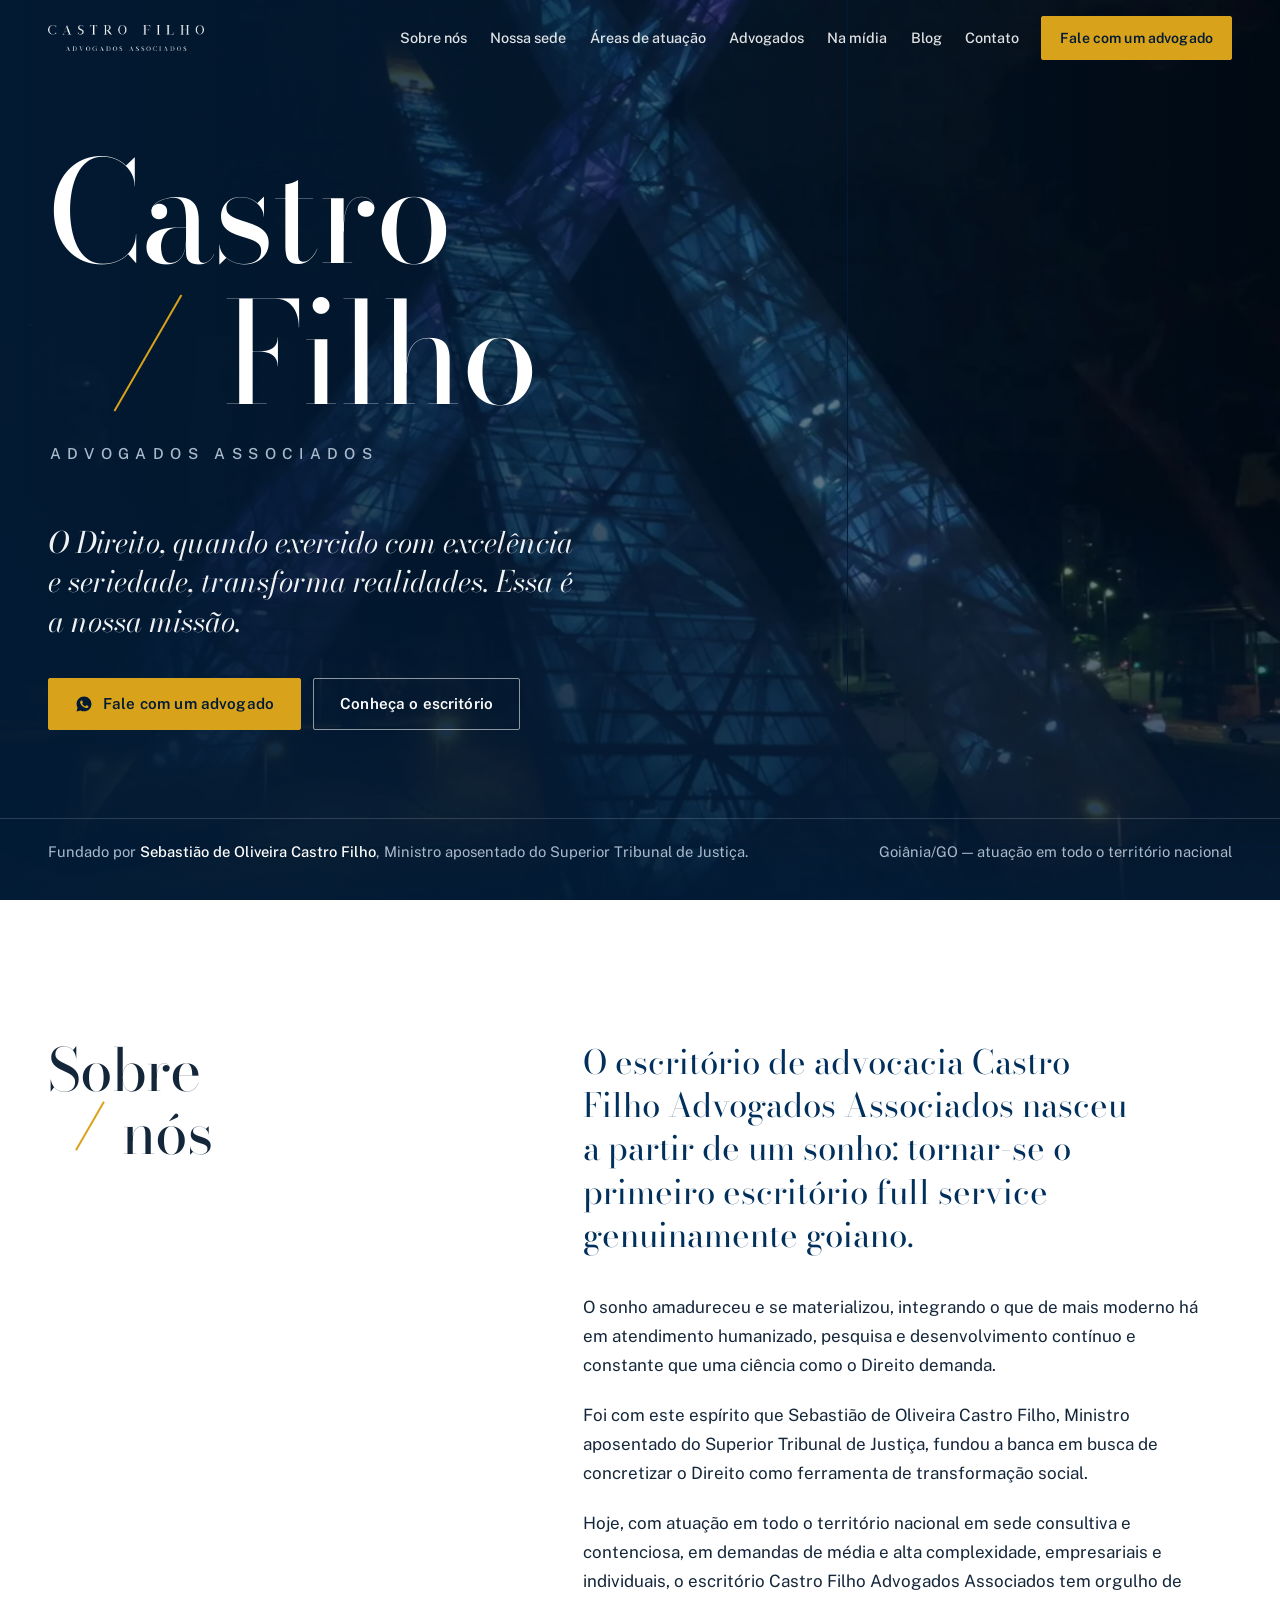
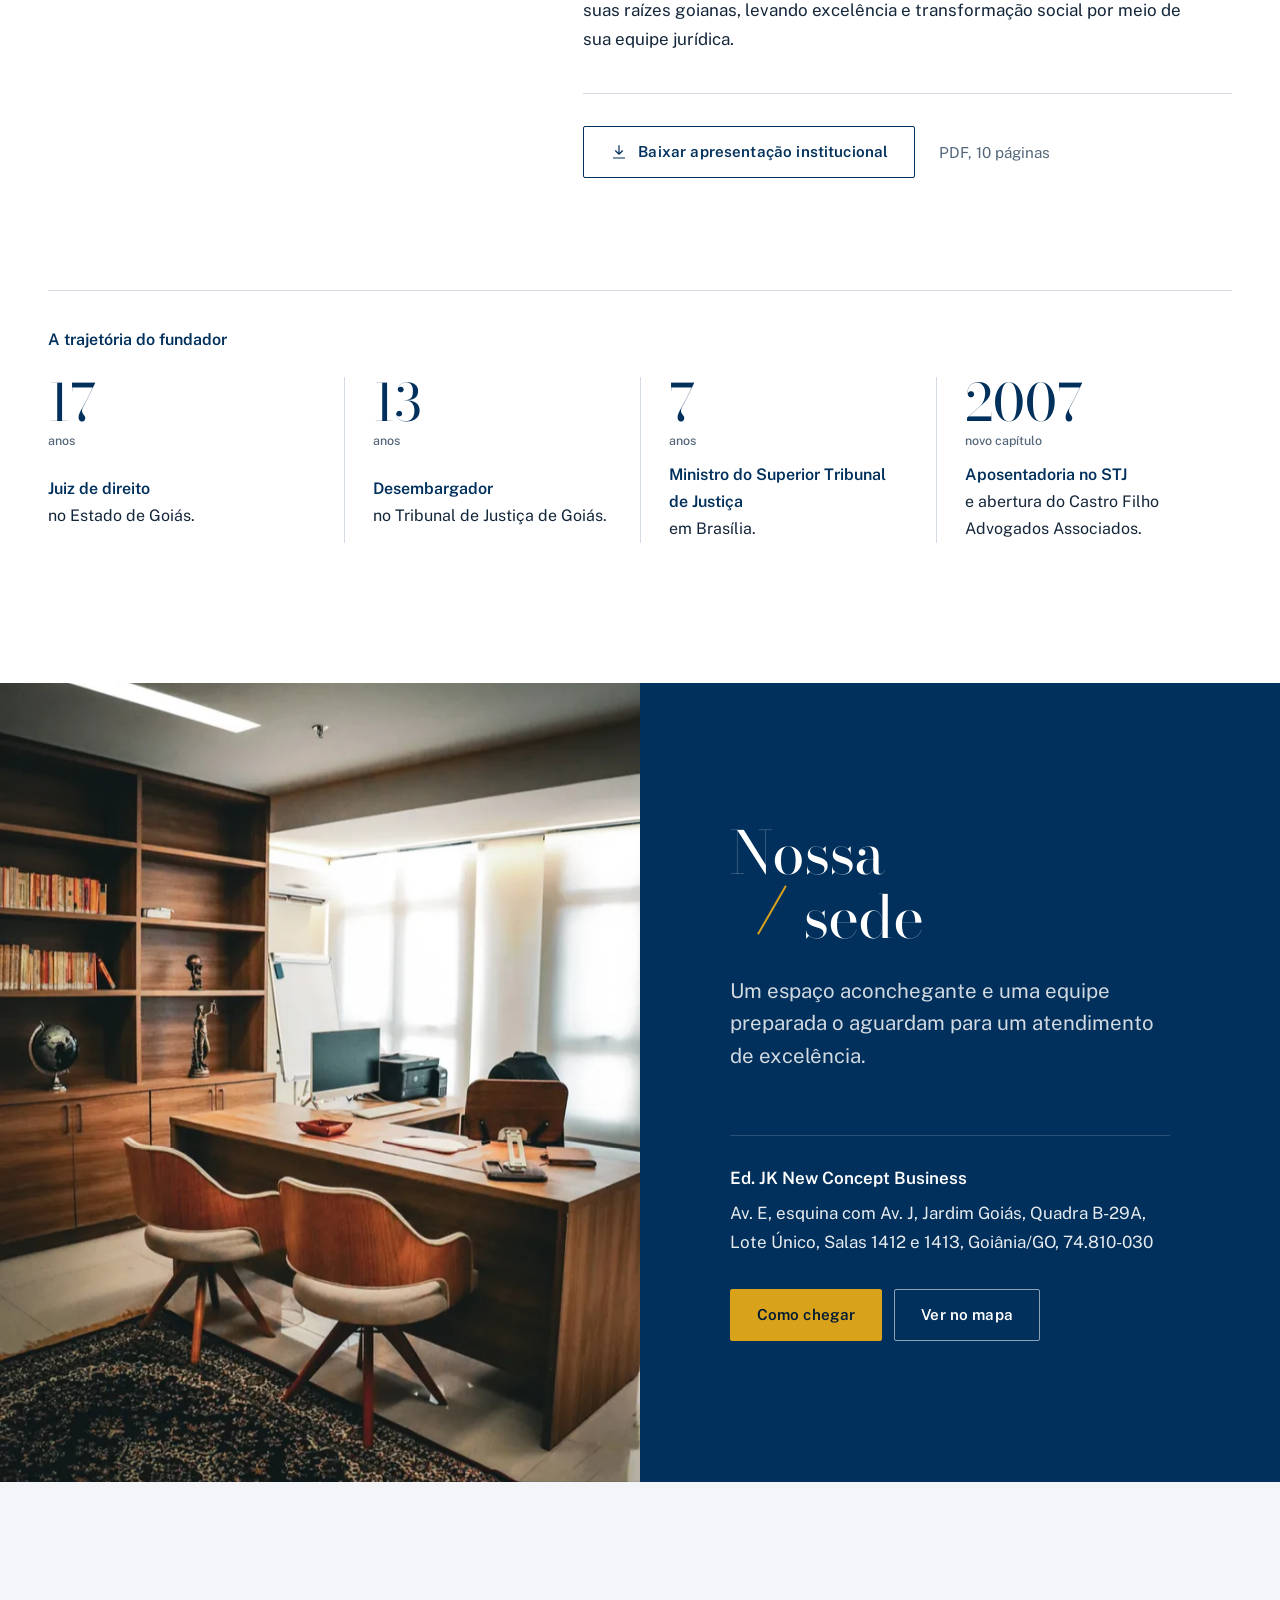
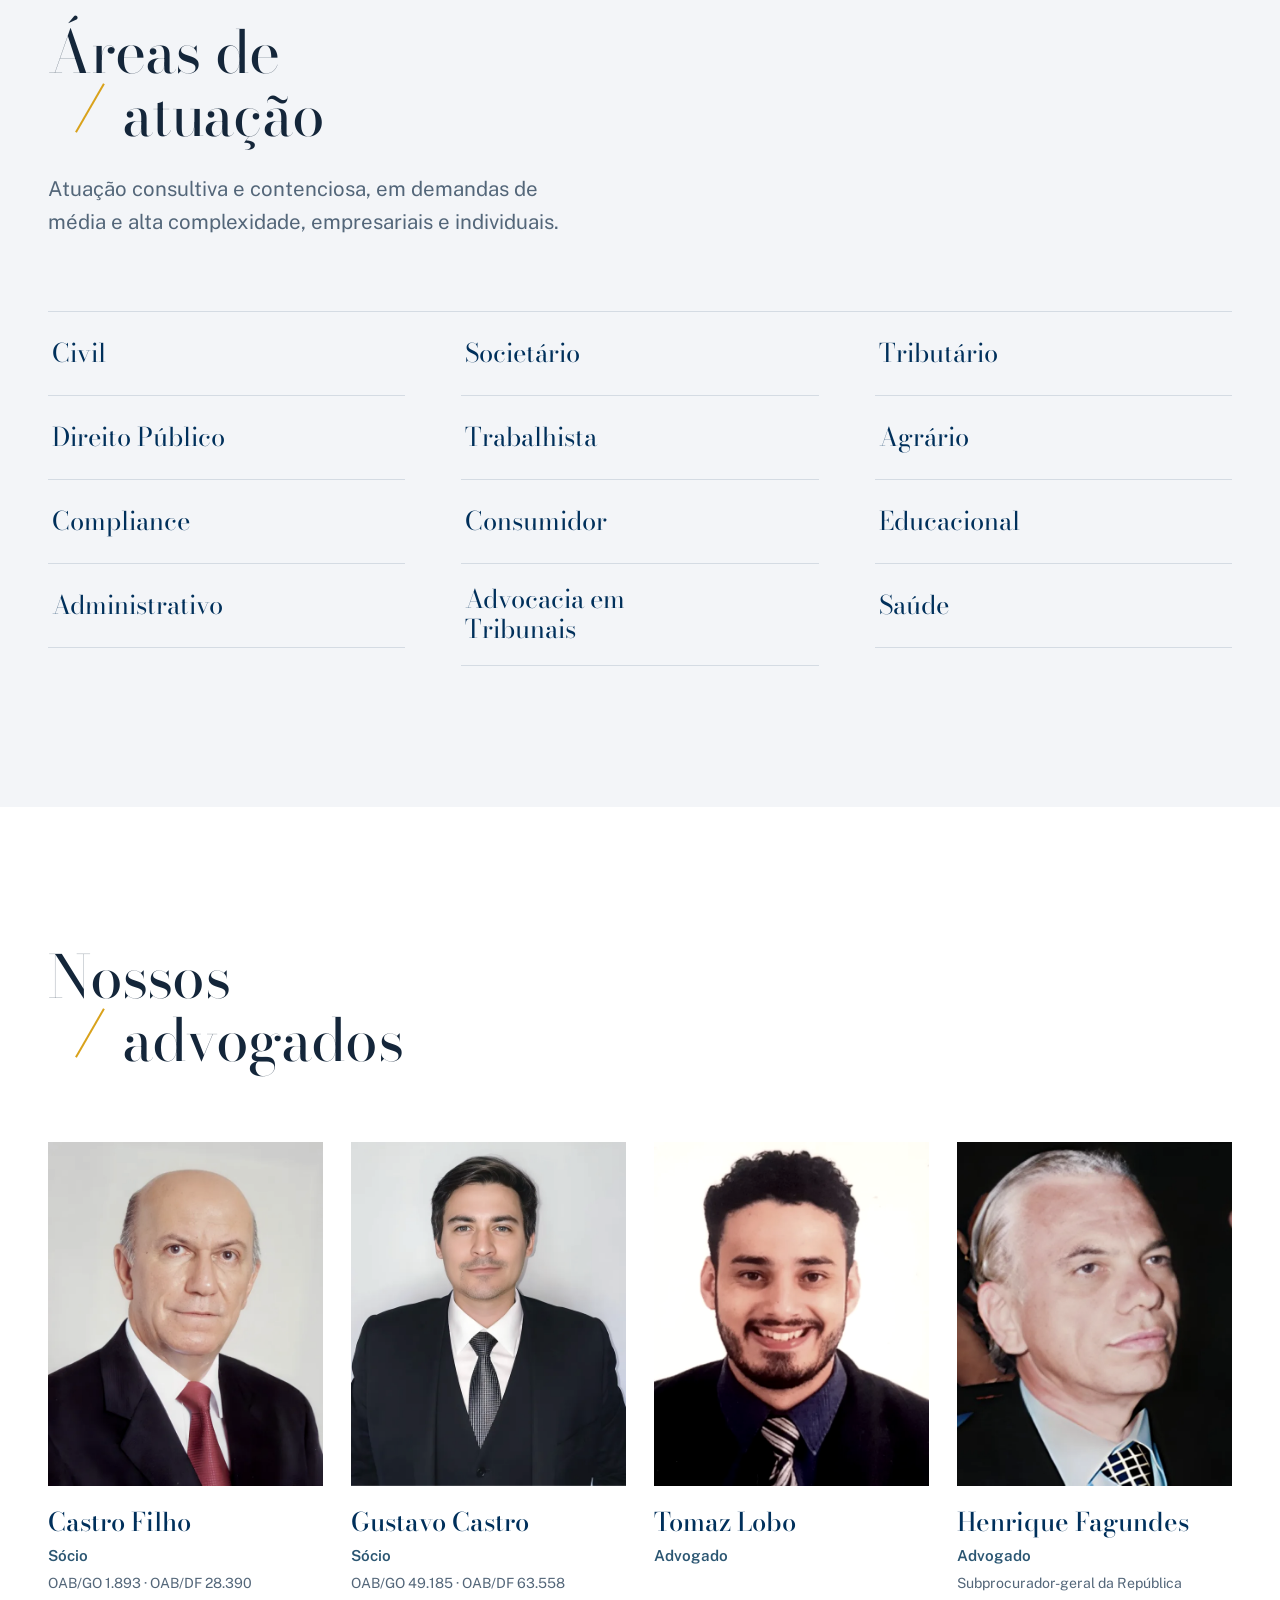
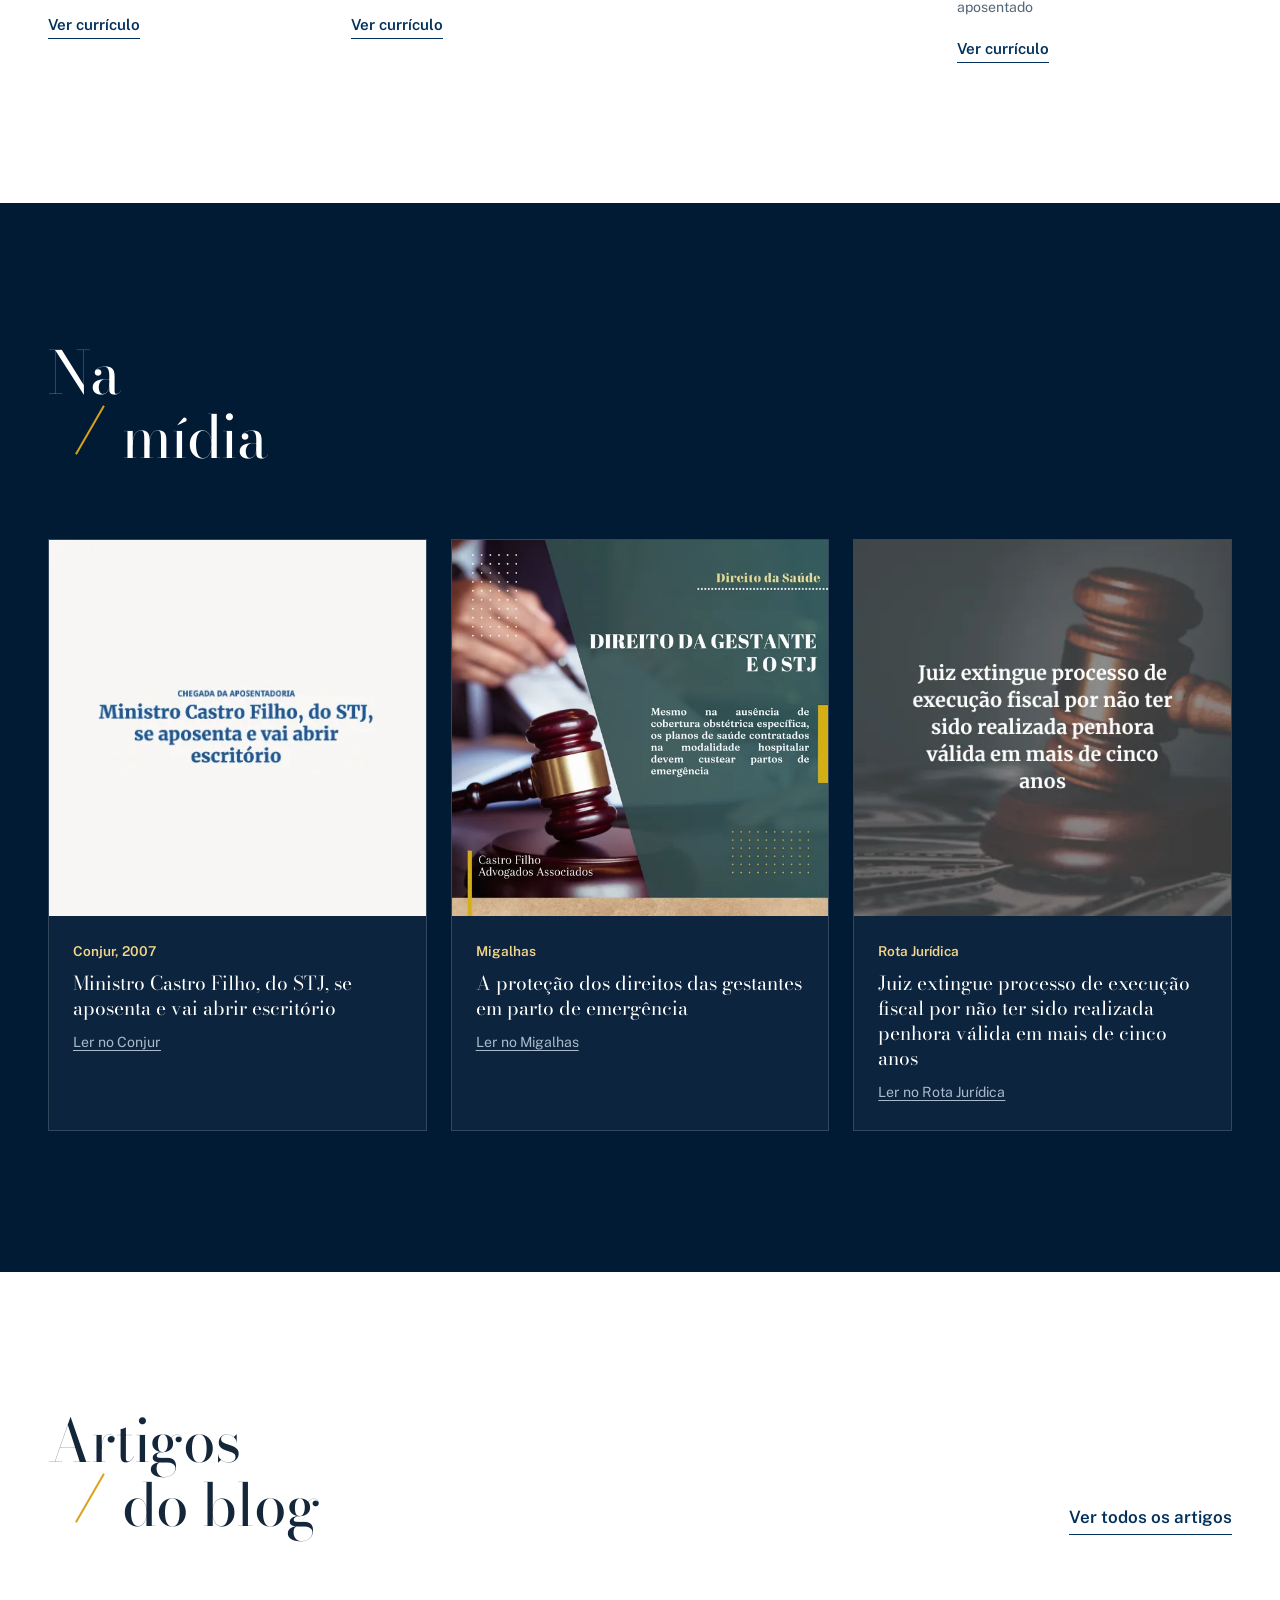
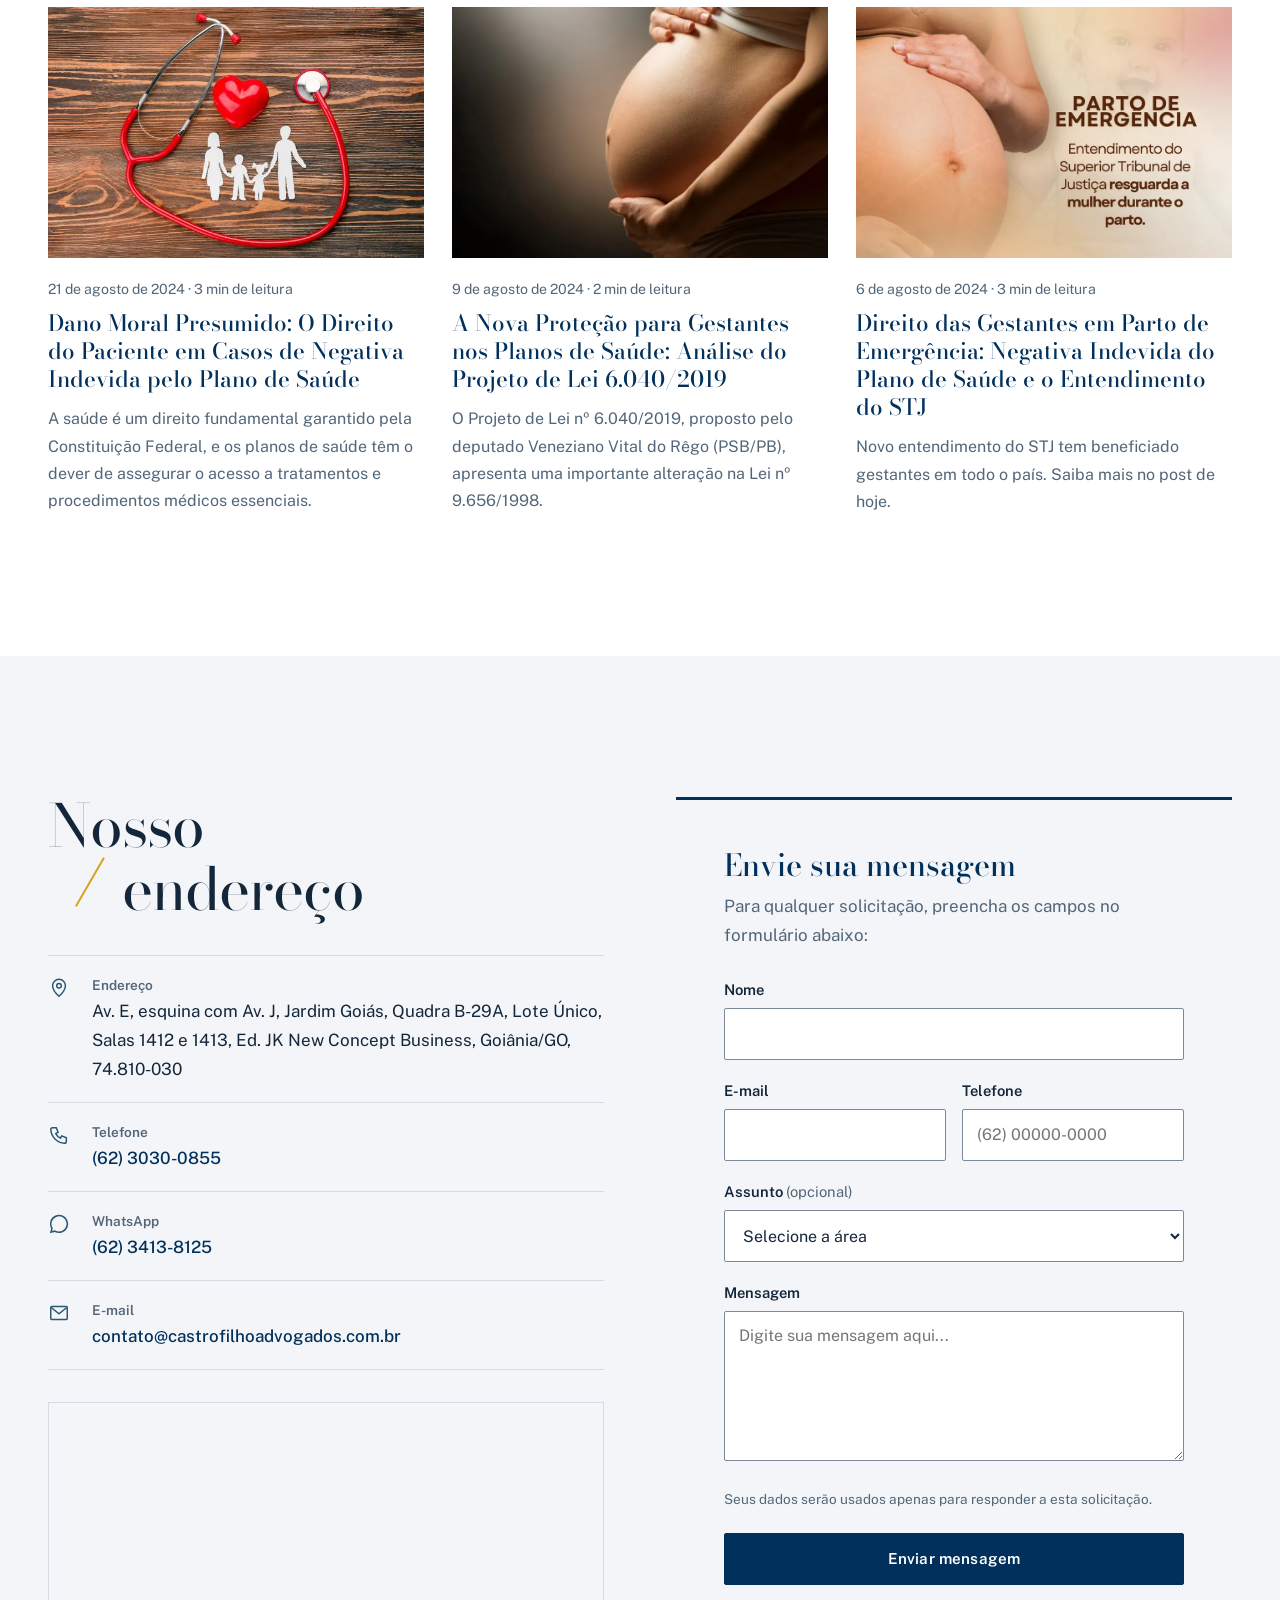
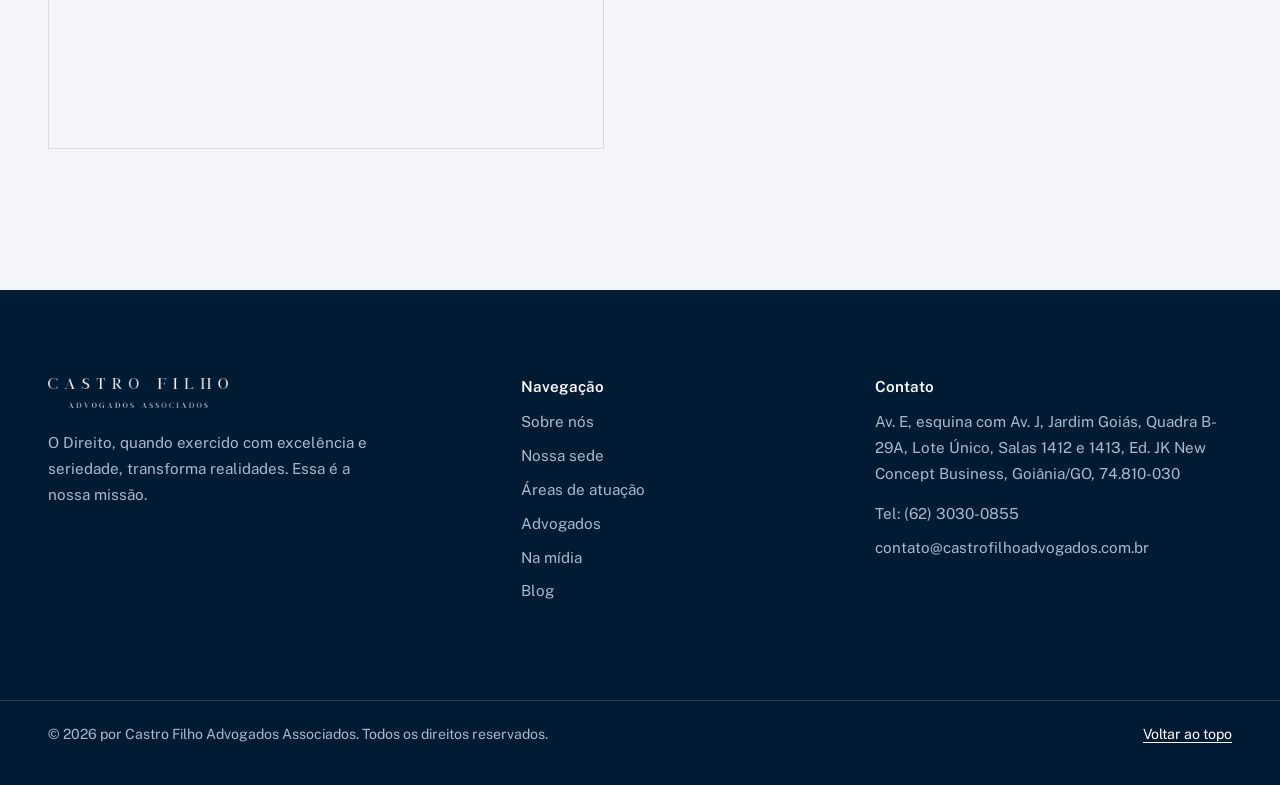
<file: mapa/index.html>
<!doctype html>
<html lang="pt-BR">
<head>
  <meta charset="utf-8">
  <meta name="viewport" content="width=device-width, initial-scale=1">
  <title>Nossa sede | Castro Filho Advogados Associados</title>
  <link rel="canonical" href="https://www.castrofilhoadvogados.com.br/">
  <meta http-equiv="refresh" content="0; url=/#contato">
  <script>location.replace("/#contato");</script>
</head>
<body>
  <p>Esta página mudou de endereço. <a href="/#contato">Clique aqui para continuar</a>.</p>
</body>
</html>
</file>
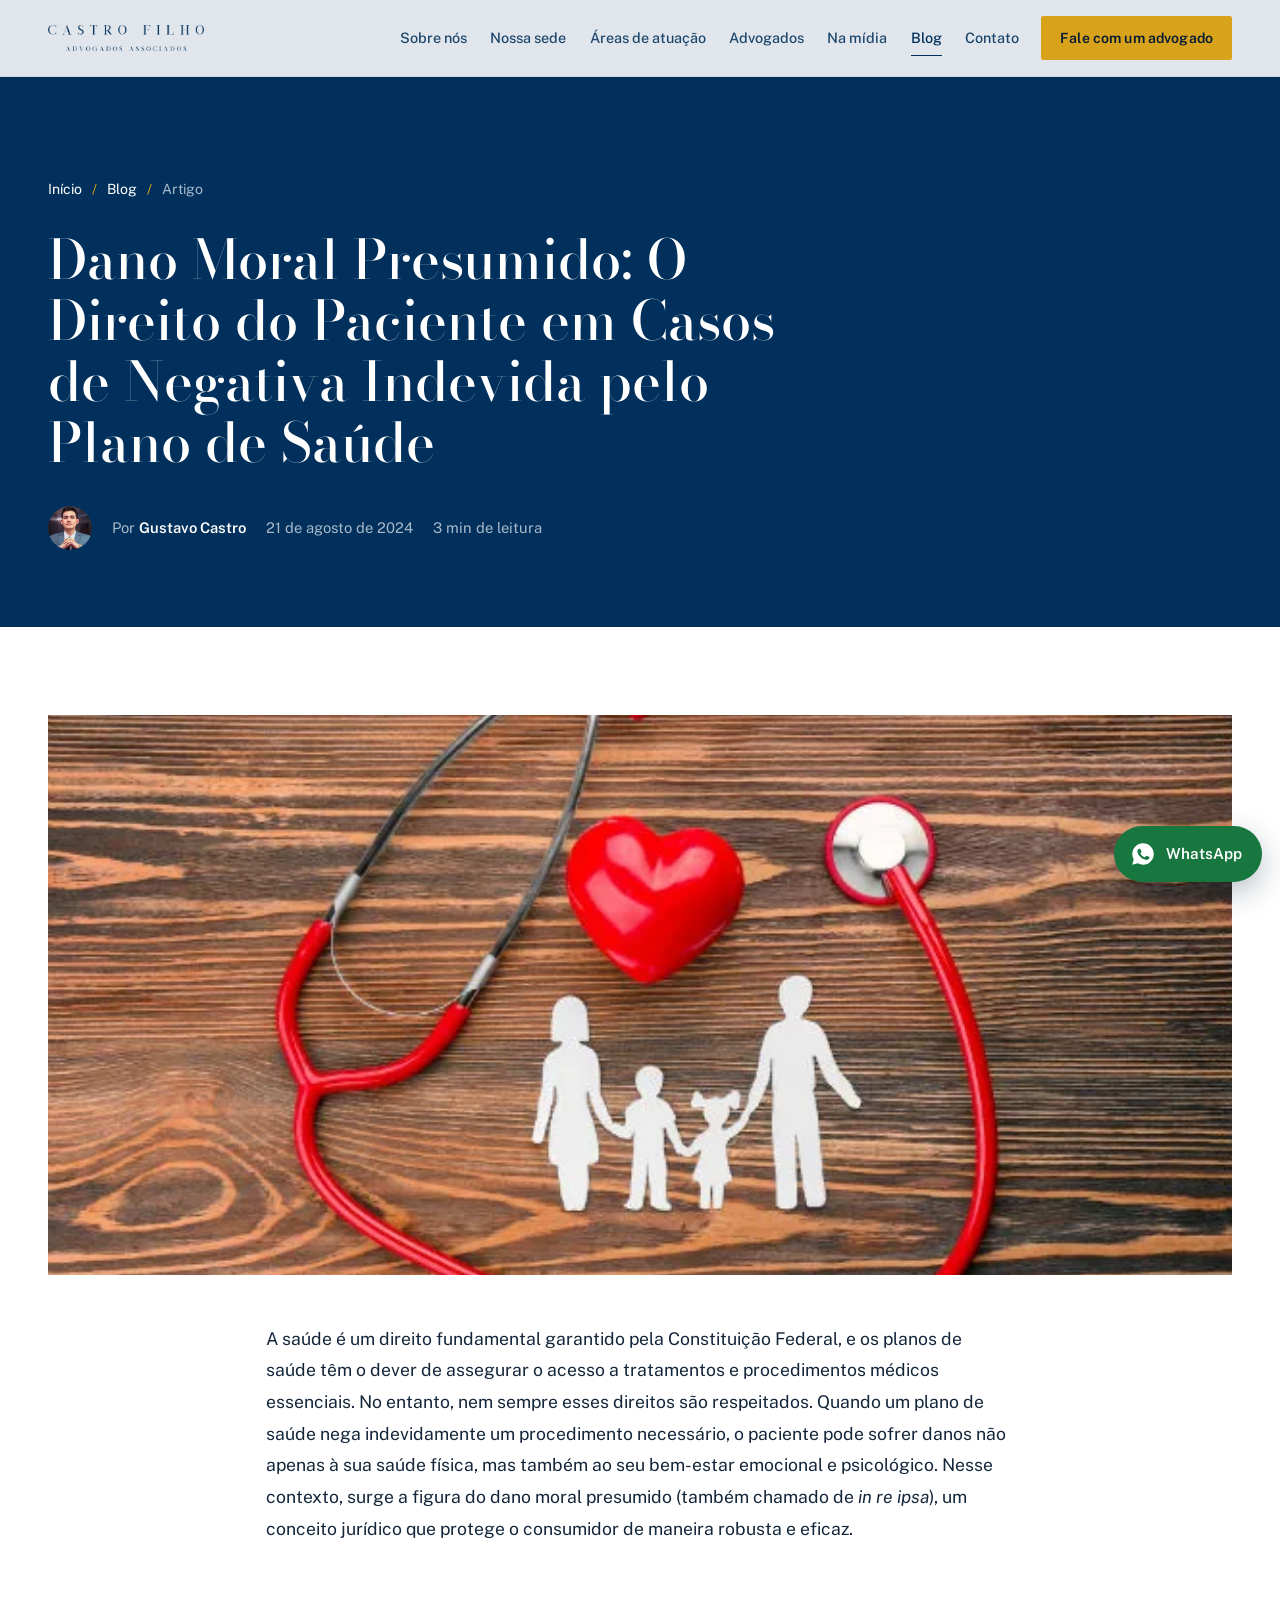
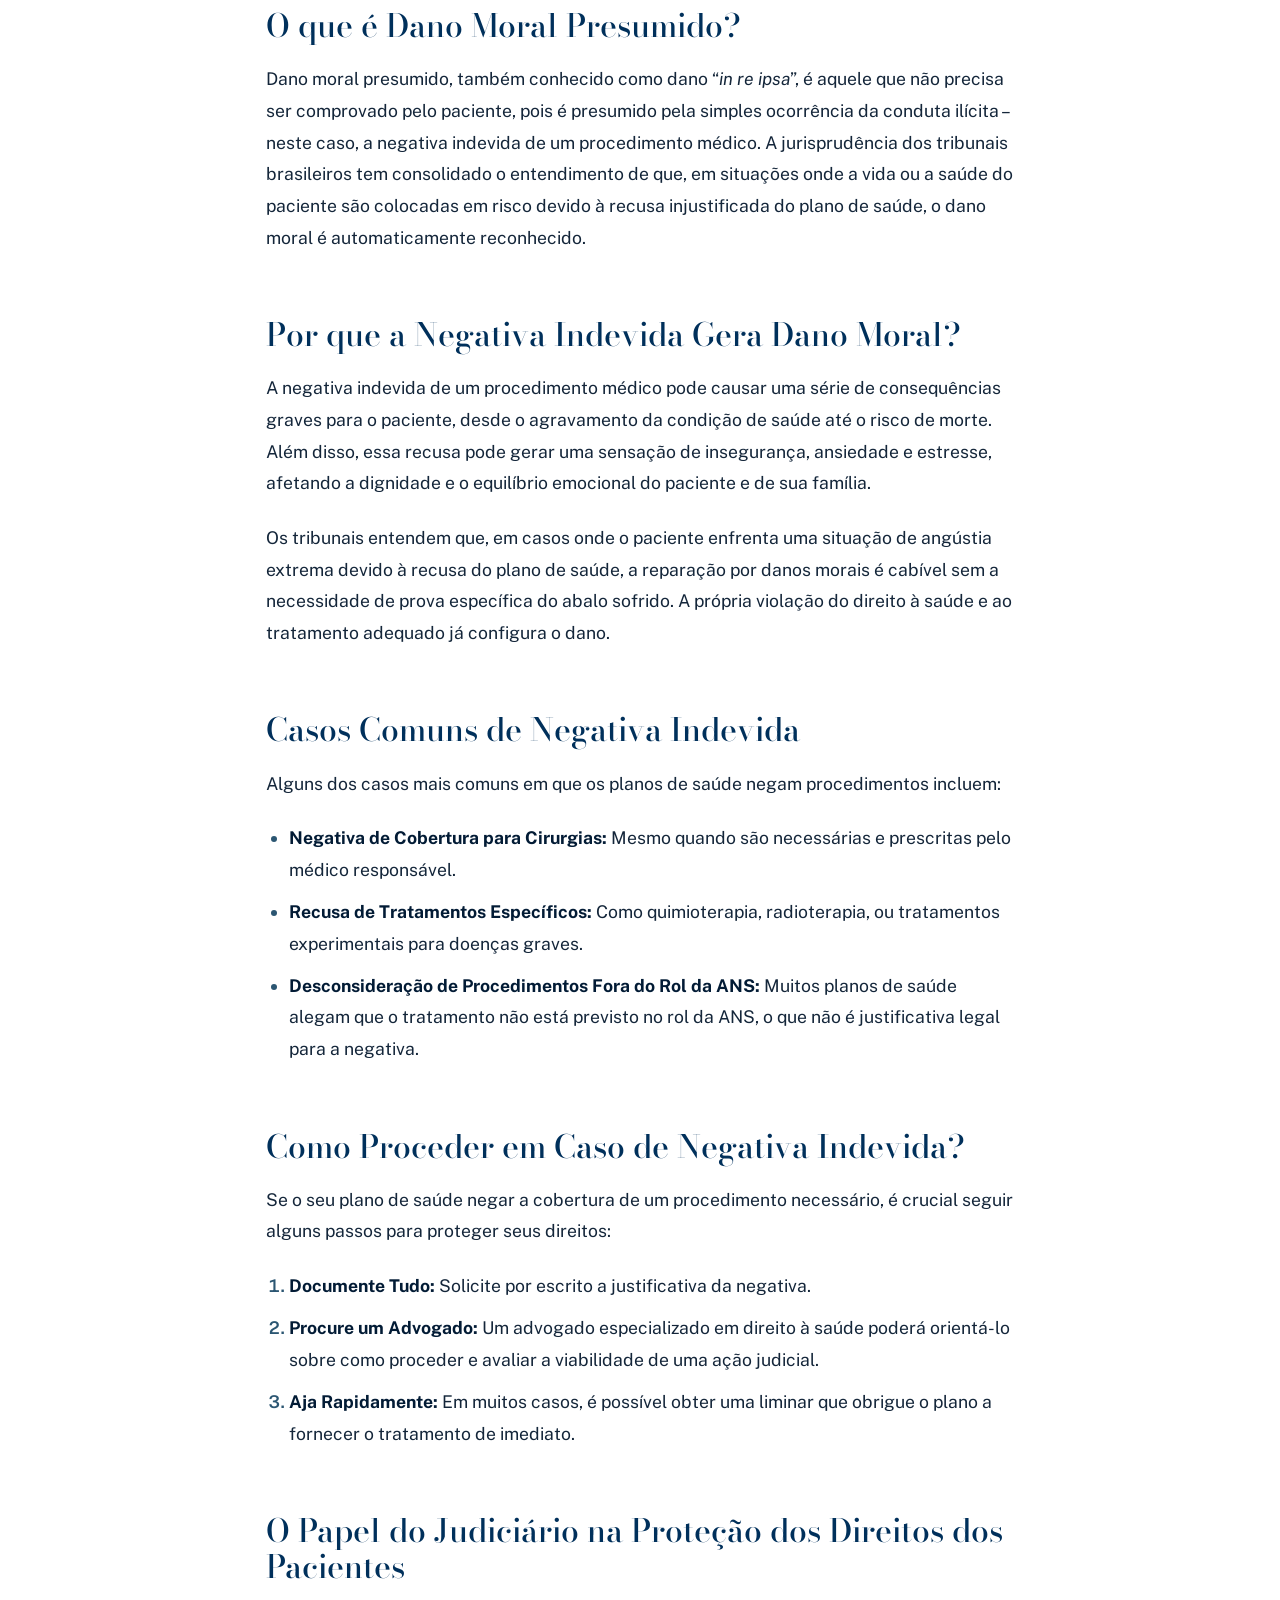
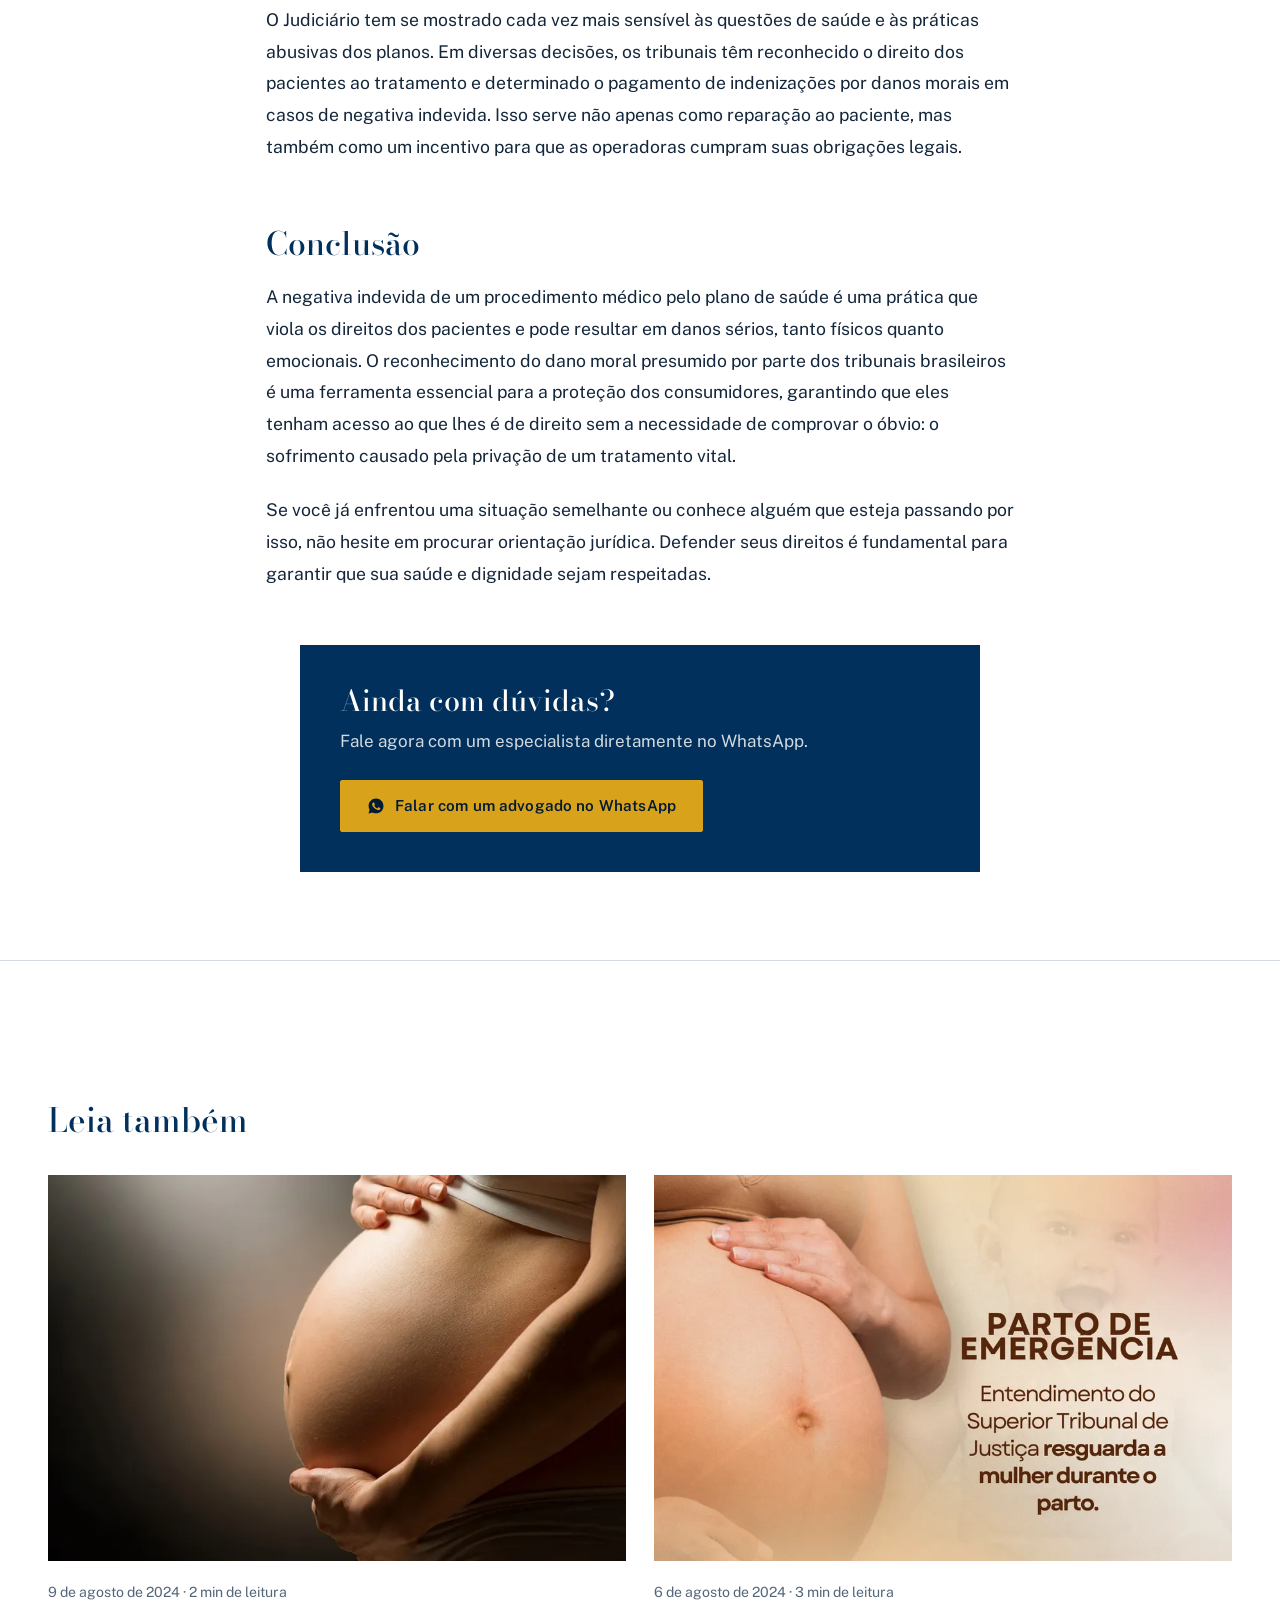
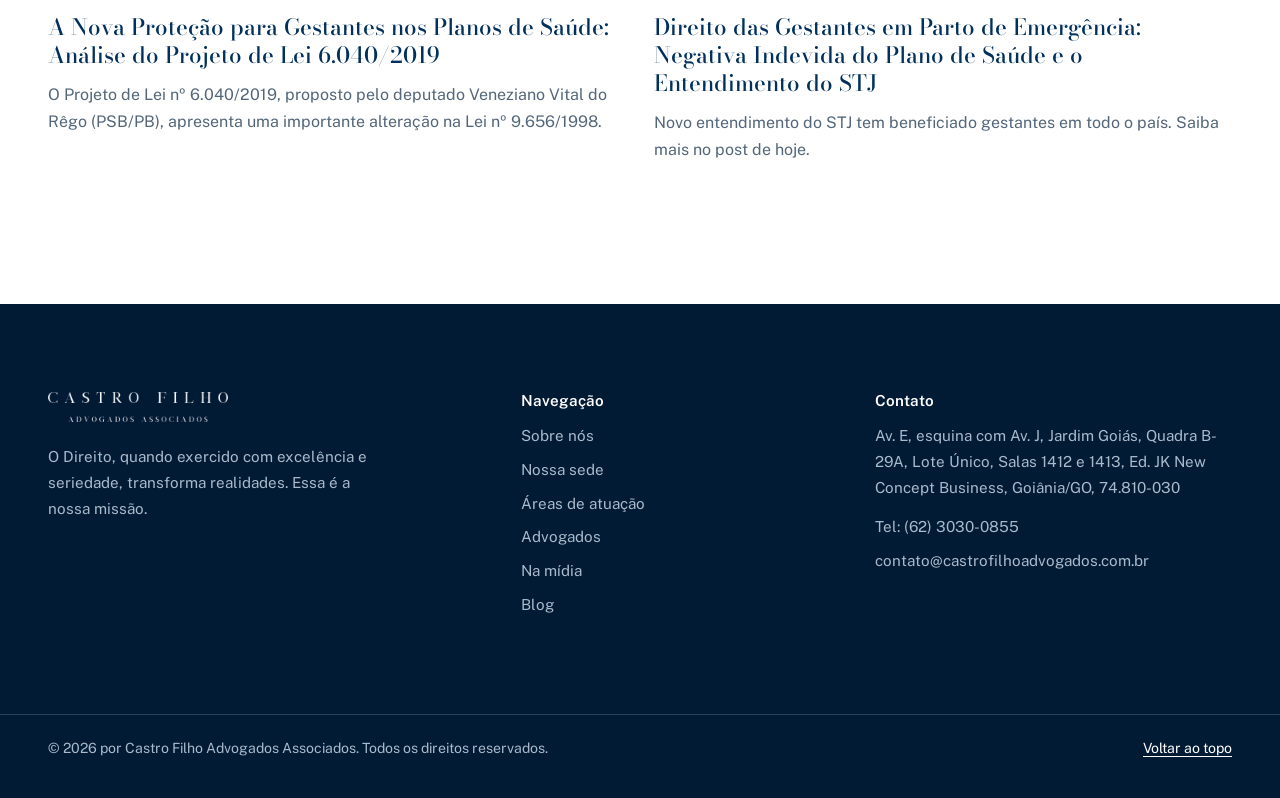
<file: blog/dano-moral-presumido-negativa-indevida-plano-de-saude/index.html>
<!doctype html>
<html lang="pt-BR">
<head>
  <meta charset="utf-8">
  <meta name="viewport" content="width=device-width, initial-scale=1, viewport-fit=cover">
  <title>Dano Moral Presumido: O Direito do Paciente em Casos de Negativa Indevida pelo Plano de Saúde | Castro Filho Advogados</title>
  <meta name="description" content="A saúde é um direito fundamental garantido pela Constituição Federal, e os planos de saúde têm o dever de assegurar o acesso a tratamentos essenciais.">
  <link rel="canonical" href="https://www.castrofilhoadvogados.com.br/blog/dano-moral-presumido-negativa-indevida-plano-de-saude/">
  <meta name="theme-color" content="#00305b">

  <meta property="og:type" content="article">
  <meta property="og:locale" content="pt_BR">
  <meta property="og:site_name" content="Castro Filho Advogados Associados">
  <meta property="og:title" content="Dano Moral Presumido: O Direito do Paciente em Casos de Negativa Indevida pelo Plano de Saúde | Castro Filho Advogados">
  <meta property="og:description" content="A saúde é um direito fundamental garantido pela Constituição Federal, e os planos de saúde têm o dever de assegurar o acesso a tratamentos essenciais.">
  <meta property="og:url" content="https://www.castrofilhoadvogados.com.br/blog/dano-moral-presumido-negativa-indevida-plano-de-saude/">
  <meta property="og:image" content="https://www.castrofilhoadvogados.com.br/assets/img/post-dano-moral-og.jpg">
  <meta property="og:image:width" content="615">
  <meta property="og:image:height" content="422">
  <meta name="twitter:card" content="summary_large_image">

  <link rel="icon" href="../../favicon.ico" sizes="48x48">
  <link rel="icon" href="../../favicon.png" type="image/png" sizes="32x32">
  <link rel="apple-touch-icon" href="../../assets/img/apple-touch-icon.png">
  <link rel="manifest" href="../../site.webmanifest">

  <link rel="preconnect" href="https://fonts.googleapis.com">
  <link rel="preconnect" href="https://fonts.gstatic.com" crossorigin>
  <link rel="stylesheet" href="https://fonts.googleapis.com/css2?family=Bodoni+Moda:ital,opsz,wght@0,6..96,400..600;1,6..96,400..500&family=Public+Sans:wght@400;500;600;700&display=swap">
  <link rel="stylesheet" href="../../assets/css/styles.css">
  <meta property="article:published_time" content="2024-08-21">
  <meta property="article:author" content="Gustavo Castro">
  <script type="application/ld+json">
{
  "@context": "https://schema.org",
  "@graph": [
    {
      "@type": "BlogPosting",
      "headline": "Dano Moral Presumido: O Direito do Paciente em Casos de Negativa Indevida pelo Plano de Saúde",
      "description": "A saúde é um direito fundamental garantido pela Constituição Federal, e os planos de saúde têm o dever de assegurar o acesso a tratamentos essenciais.",
      "image": "https://www.castrofilhoadvogados.com.br/assets/img/post-dano-moral.webp",
      "datePublished": "2024-08-21",
      "dateModified": "2024-08-21",
      "inLanguage": "pt-BR",
      "author": {
        "@type": "Person",
        "name": "Gustavo Castro"
      },
      "publisher": {
        "@type": "LegalService",
        "name": "Castro Filho Advogados Associados",
        "url": "https://www.castrofilhoadvogados.com.br/",
        "logo": {
          "@type": "ImageObject",
          "url": "https://www.castrofilhoadvogados.com.br/assets/img/icon-512.png"
        }
      },
      "mainEntityOfPage": {
        "@type": "WebPage",
        "@id": "https://www.castrofilhoadvogados.com.br/blog/dano-moral-presumido-negativa-indevida-plano-de-saude/"
      }
    },
    {
      "@type": "BreadcrumbList",
      "itemListElement": [
        {
          "@type": "ListItem",
          "position": 1,
          "name": "Início",
          "item": "https://www.castrofilhoadvogados.com.br/"
        },
        {
          "@type": "ListItem",
          "position": 2,
          "name": "Blog",
          "item": "https://www.castrofilhoadvogados.com.br/blog/"
        },
        {
          "@type": "ListItem",
          "position": 3,
          "name": "Dano Moral Presumido: O Direito do Paciente em Casos de Negativa Indevida pelo Plano de Saúde",
          "item": "https://www.castrofilhoadvogados.com.br/blog/dano-moral-presumido-negativa-indevida-plano-de-saude/"
        }
      ]
    }
  ]
}
  </script>
</head>
<body>
  <a class="skip-link" href="#conteudo">Pular para o conteúdo</a>

  <header class="site-header site-header--solid" id="topo" data-header>
    <div class="container">
      <a class="brand" href="../../" aria-label="Castro Filho Advogados Associados — início">
        <img class="logo-light" src="../../assets/img/logo-branco.png" alt="" width="900" height="150">
        <img class="logo-dark" src="../../assets/img/logo-azul.png" alt="Castro Filho Advogados Associados" width="900" height="150">
      </a>

      <button class="nav-toggle" type="button" aria-expanded="false" aria-controls="menu" data-nav-toggle>
        <span class="nav-toggle__bars" aria-hidden="true"></span>
        <span class="visually-hidden">Abrir menu</span>
      </button>

      <nav class="nav" id="menu" aria-label="Principal" data-nav>
        <ul class="nav__list">
          <li><a href="../../#sobre">Sobre nós</a></li>
          <li><a href="../../#sede">Nossa sede</a></li>
          <li><a href="../../#atuacao">Áreas de atuação</a></li>
          <li><a href="../../#advogados">Advogados</a></li>
          <li><a href="../../#midia">Na mídia</a></li>
          <li><a href="../../blog/" aria-current="page">Blog</a></li>
          <li><a href="../../#contato">Contato</a></li>
        </ul>
        <a class="btn btn--ipe nav__cta" href="https://wa.me/556234138125?text=Ol%C3%A1%2C%20gostaria%20de%20falar%20com%20um%20advogado." target="_blank" rel="noopener">Fale com um advogado</a>
      </nav>
    </div>
  </header>

  <main id="conteudo">
    <header class="page-hero article-hero">
      <div class="container">
        <nav aria-label="Você está em">
          <ol class="breadcrumb">
            <li><a href="../../">Início</a></li>
            <li><a href="../../blog/">Blog</a></li>
            <li aria-current="page">Artigo</li>
          </ol>
        </nav>
        <h1>Dano Moral Presumido: O Direito do Paciente em Casos de Negativa Indevida pelo Plano de Saúde</h1>
        <div class="article-meta">
          <img src="../../assets/img/autor-gustavo.webp" alt="" width="44" height="44">
          <span>Por <strong>Gustavo Castro</strong></span>
          <span><time datetime="2024-08-21">21 de agosto de 2024</time></span>
          <span>3 min de leitura</span>
        </div>
      </div>
    </header>

    <article class="article">
      <div class="container">
        <figure class="article__figure">
          <img src="../../assets/img/post-dano-moral.webp" alt="" width="615" height="422" decoding="async" fetchpriority="high">
        </figure>
        <div class="prose">
<p>A saúde é um direito fundamental garantido pela Constituição Federal, e os planos de saúde têm o dever de assegurar o acesso a tratamentos e procedimentos médicos essenciais. No entanto, nem sempre esses direitos são respeitados. Quando um plano de saúde nega indevidamente um procedimento necessário, o paciente pode sofrer danos não apenas à sua saúde física, mas também ao seu bem-estar emocional e psicológico. Nesse contexto, surge a figura do dano moral presumido (também chamado de <em>in re ipsa</em>), um conceito jurídico que protege o consumidor de maneira robusta e eficaz.</p>
<h2>O que é Dano Moral Presumido?</h2>
<p>Dano moral presumido, também conhecido como dano “<em>in re ipsa</em>”, é aquele que não precisa ser comprovado pelo paciente, pois é presumido pela simples ocorrência da conduta ilícita – neste caso, a negativa indevida de um procedimento médico. A jurisprudência dos tribunais brasileiros tem consolidado o entendimento de que, em situações onde a vida ou a saúde do paciente são colocadas em risco devido à recusa injustificada do plano de saúde, o dano moral é automaticamente reconhecido.</p>
<h2>Por que a Negativa Indevida Gera Dano Moral?</h2>
<p>A negativa indevida de um procedimento médico pode causar uma série de consequências graves para o paciente, desde o agravamento da condição de saúde até o risco de morte. Além disso, essa recusa pode gerar uma sensação de insegurança, ansiedade e estresse, afetando a dignidade e o equilíbrio emocional do paciente e de sua família.</p>
<p>Os tribunais entendem que, em casos onde o paciente enfrenta uma situação de angústia extrema devido à recusa do plano de saúde, a reparação por danos morais é cabível sem a necessidade de prova específica do abalo sofrido. A própria violação do direito à saúde e ao tratamento adequado já configura o dano.</p>
<h2>Casos Comuns de Negativa Indevida</h2>
<p>Alguns dos casos mais comuns em que os planos de saúde negam procedimentos incluem:</p>
<ul>
<li><strong>Negativa de Cobertura para Cirurgias:</strong> Mesmo quando são necessárias e prescritas pelo médico responsável.</li>
<li><strong>Recusa de Tratamentos Específicos:</strong> Como quimioterapia, radioterapia, ou tratamentos experimentais para doenças graves.</li>
<li><strong>Desconsideração de Procedimentos Fora do Rol da ANS:</strong> Muitos planos de saúde alegam que o tratamento não está previsto no rol da ANS, o que não é justificativa legal para a negativa.</li>
</ul>
<h2>Como Proceder em Caso de Negativa Indevida?</h2>
<p>Se o seu plano de saúde negar a cobertura de um procedimento necessário, é crucial seguir alguns passos para proteger seus direitos:</p>
<ol>
<li><strong>Documente Tudo:</strong> Solicite por escrito a justificativa da negativa.</li>
<li><strong>Procure um Advogado:</strong> Um advogado especializado em direito à saúde poderá orientá-lo sobre como proceder e avaliar a viabilidade de uma ação judicial.</li>
<li><strong>Aja Rapidamente:</strong> Em muitos casos, é possível obter uma liminar que obrigue o plano a fornecer o tratamento de imediato.</li>
</ol>
<h2>O Papel do Judiciário na Proteção dos Direitos dos Pacientes</h2>
<p>O Judiciário tem se mostrado cada vez mais sensível às questões de saúde e às práticas abusivas dos planos. Em diversas decisões, os tribunais têm reconhecido o direito dos pacientes ao tratamento e determinado o pagamento de indenizações por danos morais em casos de negativa indevida. Isso serve não apenas como reparação ao paciente, mas também como um incentivo para que as operadoras cumpram suas obrigações legais.</p>
<h2>Conclusão</h2>
<p>A negativa indevida de um procedimento médico pelo plano de saúde é uma prática que viola os direitos dos pacientes e pode resultar em danos sérios, tanto físicos quanto emocionais. O reconhecimento do dano moral presumido por parte dos tribunais brasileiros é uma ferramenta essencial para a proteção dos consumidores, garantindo que eles tenham acesso ao que lhes é de direito sem a necessidade de comprovar o óbvio: o sofrimento causado pela privação de um tratamento vital.</p>
<p>Se você já enfrentou uma situação semelhante ou conhece alguém que esteja passando por isso, não hesite em procurar orientação jurídica. Defender seus direitos é fundamental para garantir que sua saúde e dignidade sejam respeitadas.</p>
        </div>

        <aside class="article-cta" aria-labelledby="cta-title">
          <h2 id="cta-title">Ainda com dúvidas?</h2>
          <p>Fale agora com um especialista diretamente no WhatsApp.</p>
          <a class="btn btn--ipe" href="https://wa.me/556234138125?text=Ol%C3%A1%2C%20desejo%20falar%20com%20um%20advogado%20sobre%20uma%20negativa%20indevida%20do%20meu%20plano%20de%20sa%C3%BAde." target="_blank" rel="noopener">
            <svg viewBox="0 0 24 24" fill="currentColor" aria-hidden="true"><path d="M12.04 2C6.58 2 2.13 6.45 2.13 11.91c0 1.75.46 3.45 1.32 4.95L2.05 22l5.25-1.38a9.9 9.9 0 0 0 4.74 1.21c5.46 0 9.91-4.45 9.91-9.91C21.95 6.45 17.5 2 12.04 2Zm5.8 14.03c-.24.68-1.42 1.32-1.96 1.36-.5.05-.97.23-3.27-.68-2.77-1.09-4.52-3.92-4.66-4.1-.13-.18-1.11-1.48-1.11-2.82 0-1.34.7-2 .95-2.27.25-.27.54-.34.73-.34l.52.01c.17 0 .39-.06.61.47.23.55.77 1.89.84 2.03.07.14.11.3.02.48-.09.18-.14.3-.27.46l-.41.48c-.14.14-.28.29-.12.56.16.27.71 1.17 1.52 1.9 1.05.93 1.93 1.22 2.2 1.36.27.14.43.11.59-.07.16-.18.68-.79.86-1.07.18-.27.36-.23.61-.14.25.09 1.59.75 1.86.89.27.14.45.2.52.32.07.11.07.66-.17 1.33Z"/></svg>
            Falar com um advogado no WhatsApp
          </a>
        </aside>
      </div>
    </article>

    <section class="section related" aria-labelledby="related-title">
      <div class="container">
        <h2 id="related-title">Leia também</h2>
        <ul class="posts">
          <li class="post-card">
            <a class="post-card__media" href="../../blog/protecao-gestantes-planos-de-saude-pl-6040-2019/" tabindex="-1" aria-hidden="true"><img src="../../assets/img/post-pl-6040.webp" alt="" width="768" height="512" loading="lazy" decoding="async"></a>
            <p class="post-card__meta"><time datetime="2024-08-09">9 de agosto de 2024</time> · 2 min de leitura</p>
            <h3 class="post-card__title"><a href="../../blog/protecao-gestantes-planos-de-saude-pl-6040-2019/">A Nova Proteção para Gestantes nos Planos de Saúde: Análise do Projeto de Lei 6.040/2019</a></h3>
            <p class="post-card__excerpt">O Projeto de Lei nº 6.040/2019, proposto pelo deputado Veneziano Vital do Rêgo (PSB/PB), apresenta uma importante alteração na Lei nº 9.656/1998.</p>
          </li>
          <li class="post-card">
            <a class="post-card__media" href="../../blog/direito-das-gestantes-parto-de-emergencia-stj/" tabindex="-1" aria-hidden="true"><img src="../../assets/img/post-parto-emergencia.webp" alt="Parto de emergência: entendimento do Superior Tribunal de Justiça resguarda a mulher durante o parto" width="900" height="900" loading="lazy" decoding="async"></a>
            <p class="post-card__meta"><time datetime="2024-08-06">6 de agosto de 2024</time> · 3 min de leitura</p>
            <h3 class="post-card__title"><a href="../../blog/direito-das-gestantes-parto-de-emergencia-stj/">Direito das Gestantes em Parto de Emergência: Negativa Indevida do Plano de Saúde e o Entendimento do STJ</a></h3>
            <p class="post-card__excerpt">Novo entendimento do STJ tem beneficiado gestantes em todo o país. Saiba mais no post de hoje.</p>
          </li>
        </ul>
      </div>
    </section>
  </main>

  <footer class="site-footer">
    <div class="container footer__top">
      <div class="footer__brand">
        <img src="../../assets/img/logo-branco.png" alt="Castro Filho Advogados Associados" width="900" height="150" loading="lazy">
        <p>O Direito, quando exercido com excelência e seriedade, transforma realidades. Essa é a nossa missão.</p>
      </div>
      <nav class="footer__col" aria-labelledby="rodape-nav">
        <h2 id="rodape-nav">Navegação</h2>
        <ul>
          <li><a href="../../#sobre">Sobre nós</a></li>
          <li><a href="../../#sede">Nossa sede</a></li>
          <li><a href="../../#atuacao">Áreas de atuação</a></li>
          <li><a href="../../#advogados">Advogados</a></li>
          <li><a href="../../#midia">Na mídia</a></li>
          <li><a href="../../blog/">Blog</a></li>
        </ul>
      </nav>
      <div class="footer__col">
        <h2>Contato</h2>
        <address>
          Av. E, esquina com Av. J, Jardim Goiás, Quadra B-29A, Lote Único, Salas 1412 e 1413, Ed. JK New Concept Business, Goiânia/GO, 74.810-030
        </address>
        <ul style="margin-top:14px">
          <li><a href="tel:+556230300855">Tel: (62) 3030-0855</a></li>
          <li><a href="mailto:contato@castrofilhoadvogados.com.br">contato@castrofilhoadvogados.com.br</a></li>
        </ul>
      </div>
    </div>
    <div class="footer__bottom">
      <div class="container">
        <p>© <span data-year>2026</span> por Castro Filho Advogados Associados. Todos os direitos reservados.</p>
        <a href="#topo">Voltar ao topo</a>
      </div>
    </div>
  </footer>

  <a class="wa-float" href="https://wa.me/556234138125?text=Ol%C3%A1%2C%20gostaria%20de%20falar%20com%20um%20advogado." target="_blank" rel="noopener" data-wa-float>
    <svg viewBox="0 0 24 24" fill="currentColor" aria-hidden="true"><path d="M12.04 2C6.58 2 2.13 6.45 2.13 11.91c0 1.75.46 3.45 1.32 4.95L2.05 22l5.25-1.38a9.9 9.9 0 0 0 4.74 1.21c5.46 0 9.91-4.45 9.91-9.91C21.95 6.45 17.5 2 12.04 2Zm5.8 14.03c-.24.68-1.42 1.32-1.96 1.36-.5.05-.97.23-3.27-.68-2.77-1.09-4.52-3.92-4.66-4.1-.13-.18-1.11-1.48-1.11-2.82 0-1.34.7-2 .95-2.27.25-.27.54-.34.73-.34l.52.01c.17 0 .39-.06.61.47.23.55.77 1.89.84 2.03.07.14.11.3.02.48-.09.18-.14.3-.27.46l-.41.48c-.14.14-.28.29-.12.56.16.27.71 1.17 1.52 1.9 1.05.93 1.93 1.22 2.2 1.36.27.14.43.11.59-.07.16-.18.68-.79.86-1.07.18-.27.36-.23.61-.14.25.09 1.59.75 1.86.89.27.14.45.2.52.32.07.11.07.66-.17 1.33Z"/></svg>
    <span>WhatsApp</span>
  </a>

  <script src="../../assets/js/main.js" defer></script>
</body>
</html>
</file>
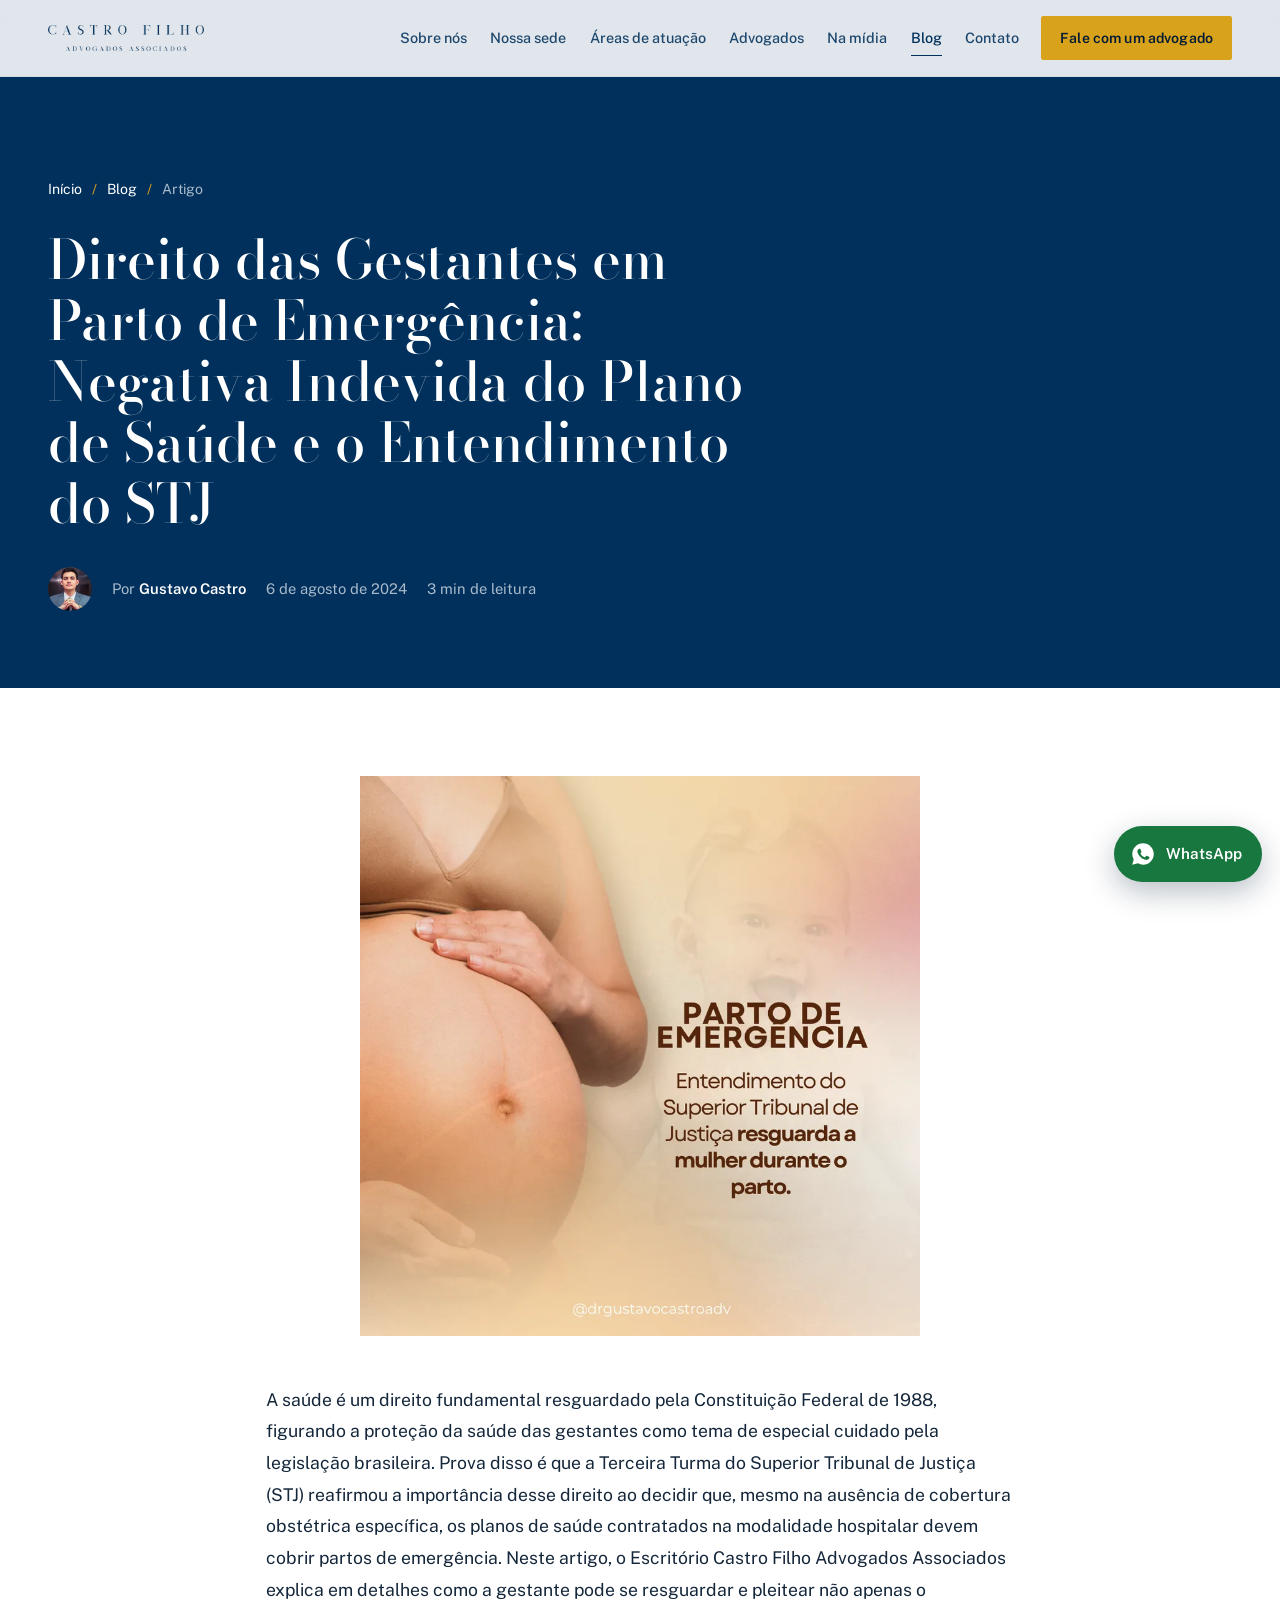
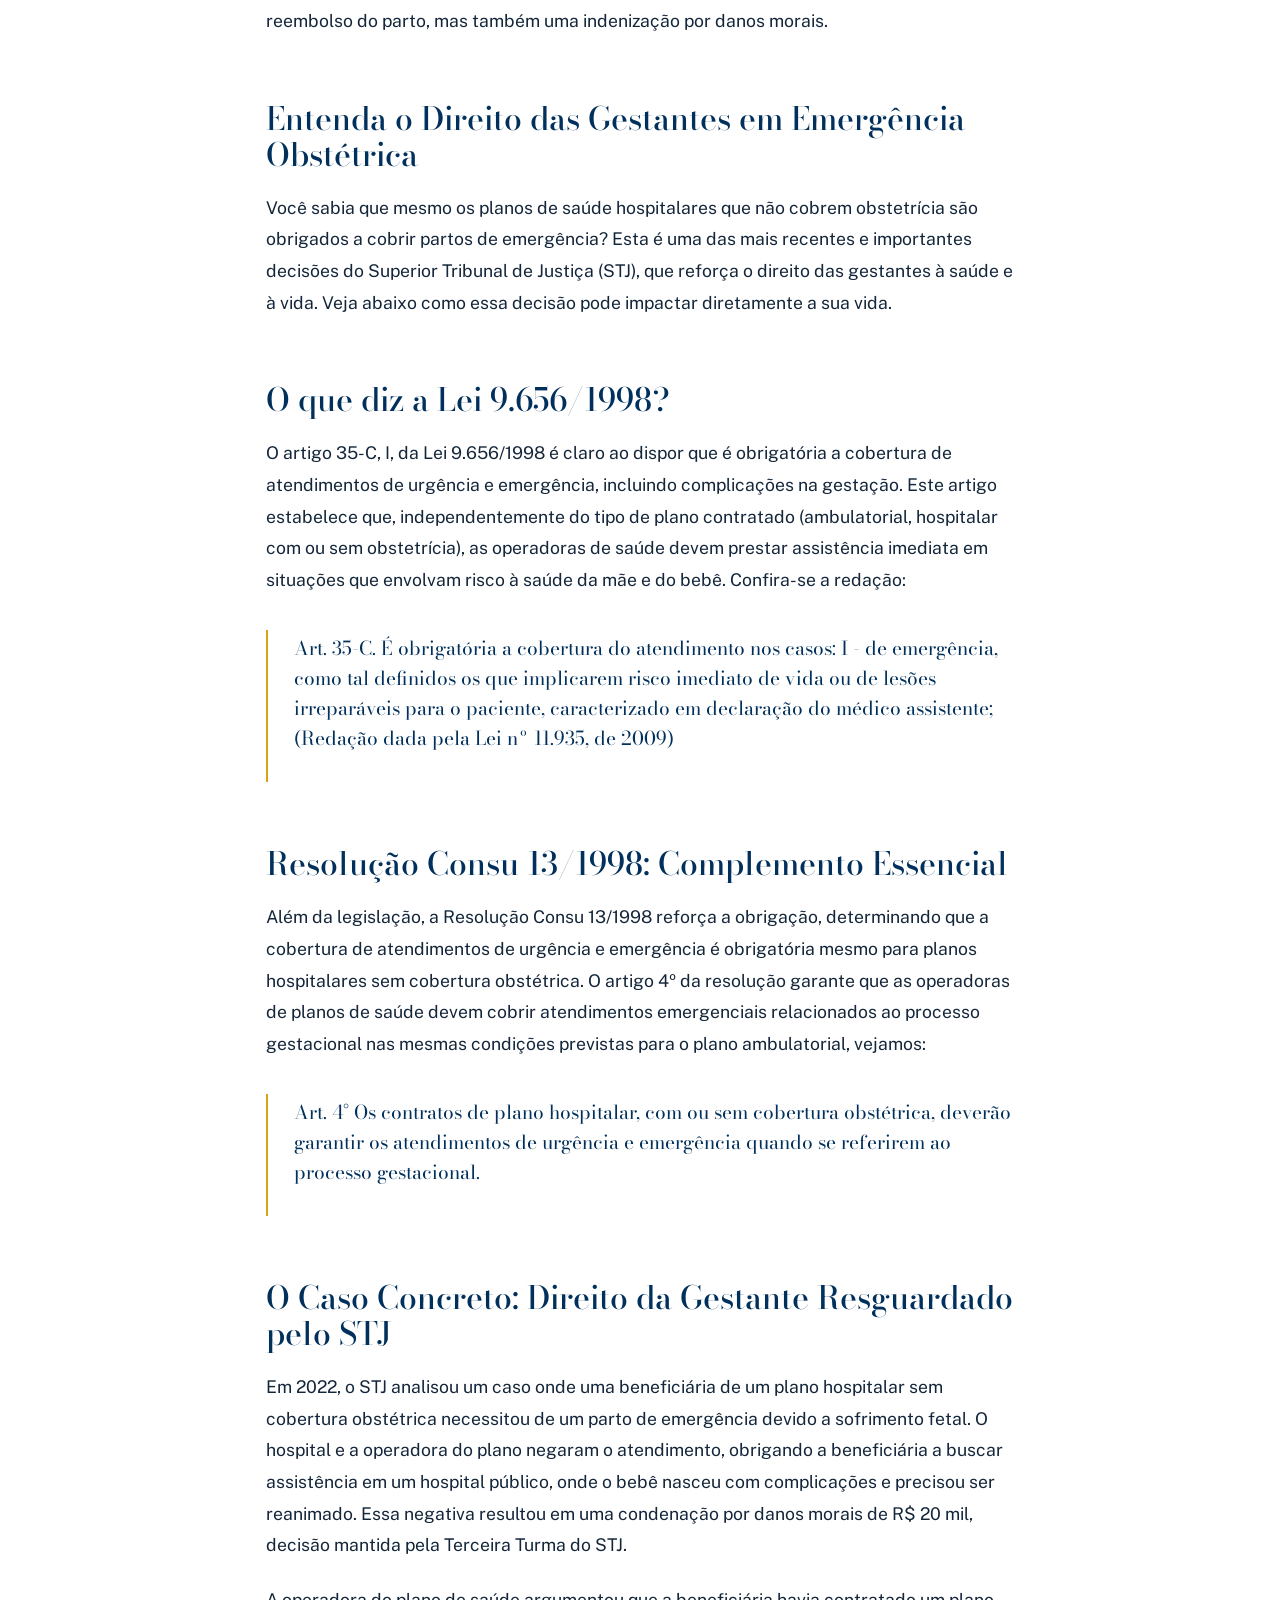
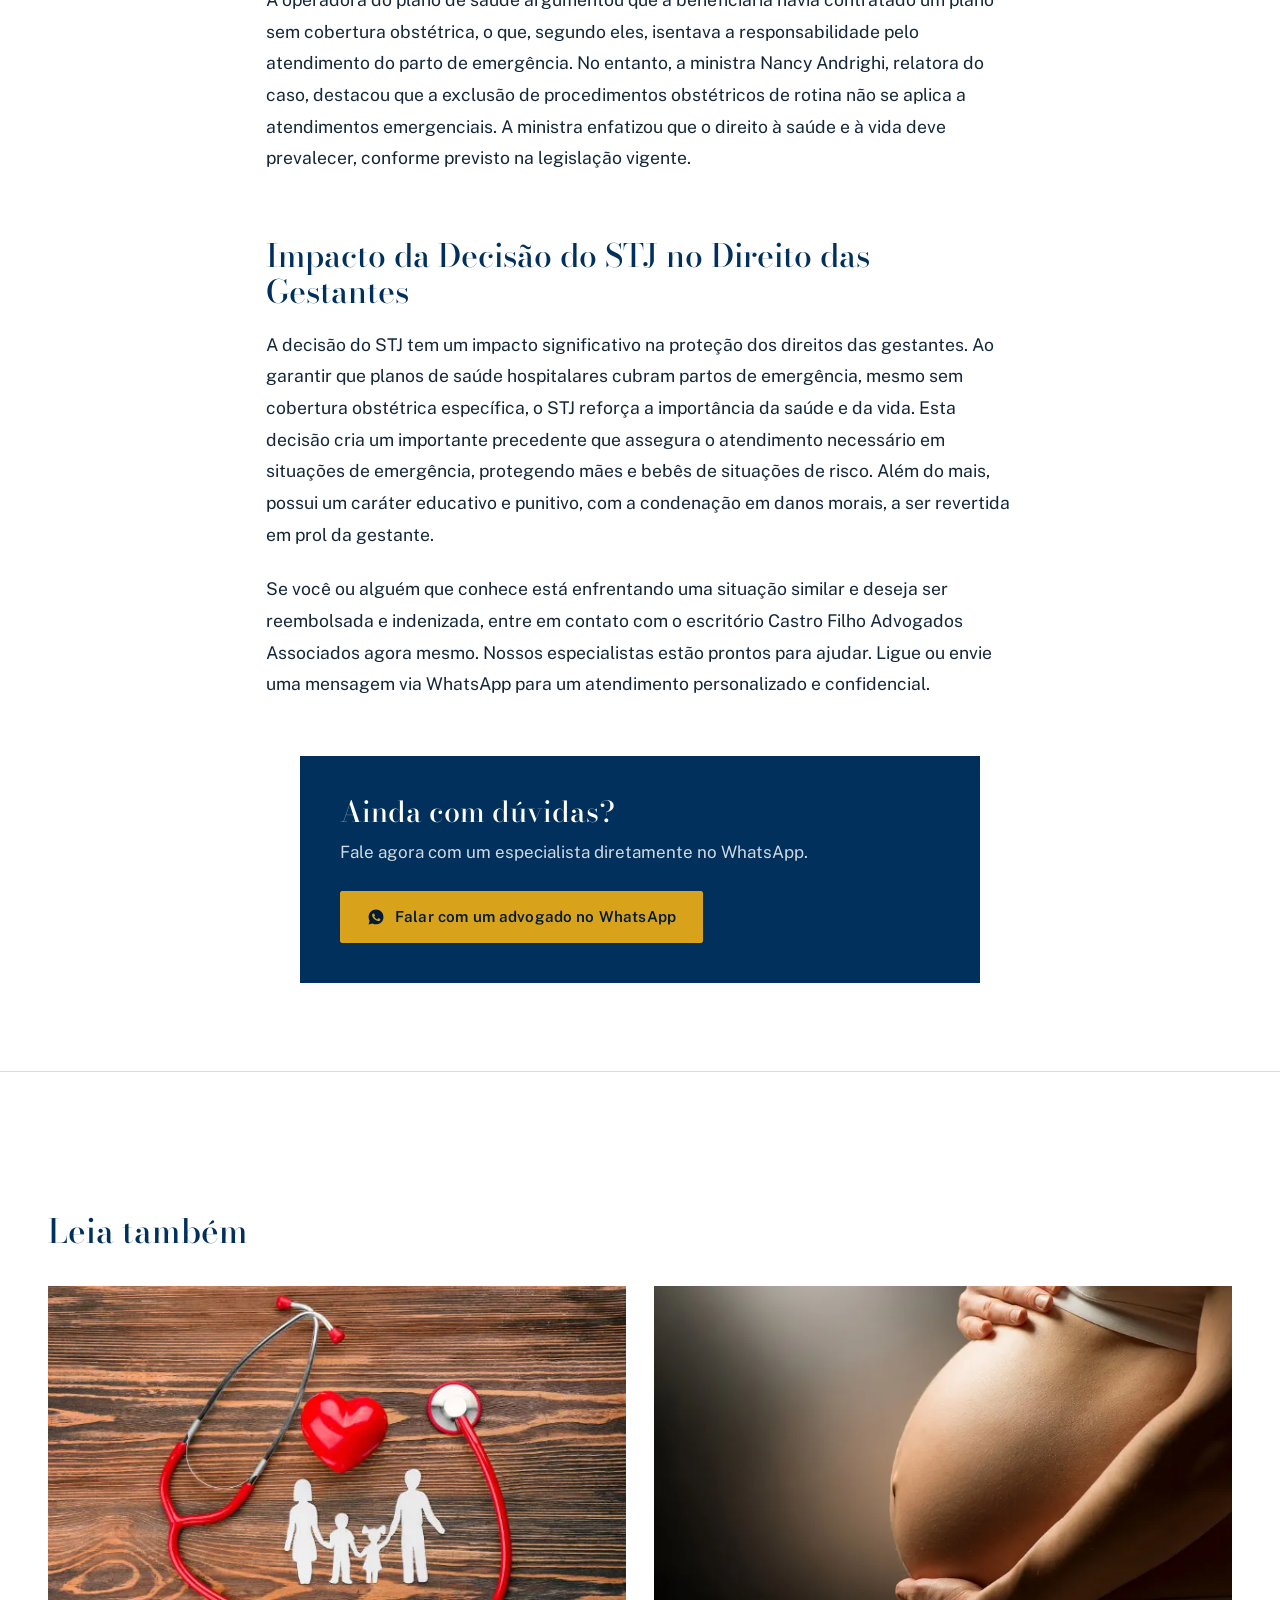
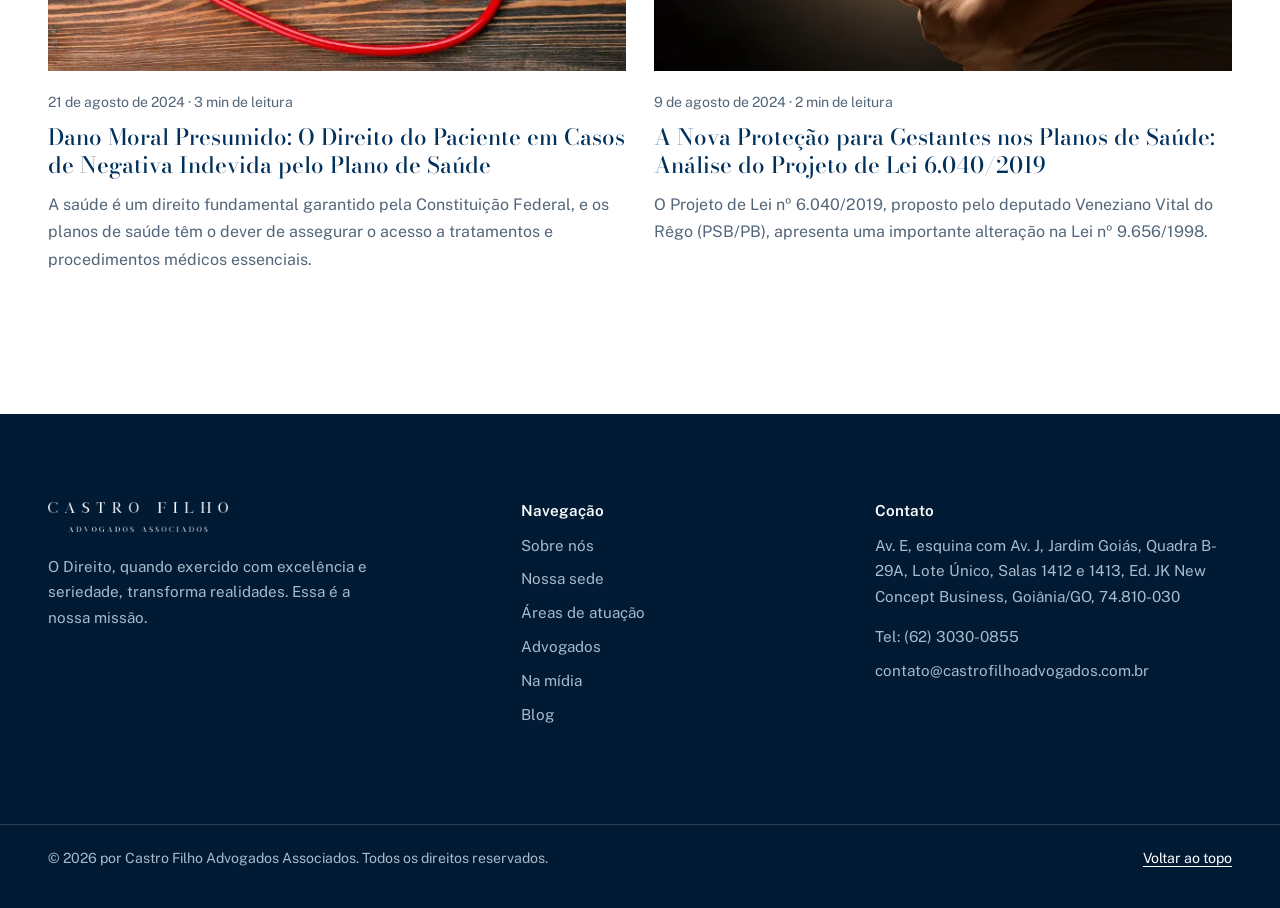
<file: blog/direito-das-gestantes-parto-de-emergencia-stj/index.html>
<!doctype html>
<html lang="pt-BR">
<head>
  <meta charset="utf-8">
  <meta name="viewport" content="width=device-width, initial-scale=1, viewport-fit=cover">
  <title>Direito das Gestantes em Parto de Emergência: Negativa Indevida do Plano de Saúde e o Entendimento do STJ | Castro Filho Advogados</title>
  <meta name="description" content="Planos de saúde hospitalares devem cobrir partos de emergência mesmo sem cobertura obstétrica, decidiu o STJ. Entenda os direitos da gestante.">
  <link rel="canonical" href="https://www.castrofilhoadvogados.com.br/blog/direito-das-gestantes-parto-de-emergencia-stj/">
  <meta name="theme-color" content="#00305b">

  <meta property="og:type" content="article">
  <meta property="og:locale" content="pt_BR">
  <meta property="og:site_name" content="Castro Filho Advogados Associados">
  <meta property="og:title" content="Direito das Gestantes em Parto de Emergência: Negativa Indevida do Plano de Saúde e o Entendimento do STJ | Castro Filho Advogados">
  <meta property="og:description" content="Planos de saúde hospitalares devem cobrir partos de emergência mesmo sem cobertura obstétrica, decidiu o STJ. Entenda os direitos da gestante.">
  <meta property="og:url" content="https://www.castrofilhoadvogados.com.br/blog/direito-das-gestantes-parto-de-emergencia-stj/">
  <meta property="og:image" content="https://www.castrofilhoadvogados.com.br/assets/img/post-parto-emergencia-og.jpg">
  <meta property="og:image:width" content="1080">
  <meta property="og:image:height" content="1080">
  <meta name="twitter:card" content="summary_large_image">

  <link rel="icon" href="../../favicon.ico" sizes="48x48">
  <link rel="icon" href="../../favicon.png" type="image/png" sizes="32x32">
  <link rel="apple-touch-icon" href="../../assets/img/apple-touch-icon.png">
  <link rel="manifest" href="../../site.webmanifest">

  <link rel="preconnect" href="https://fonts.googleapis.com">
  <link rel="preconnect" href="https://fonts.gstatic.com" crossorigin>
  <link rel="stylesheet" href="https://fonts.googleapis.com/css2?family=Bodoni+Moda:ital,opsz,wght@0,6..96,400..600;1,6..96,400..500&family=Public+Sans:wght@400;500;600;700&display=swap">
  <link rel="stylesheet" href="../../assets/css/styles.css">
  <meta property="article:published_time" content="2024-08-06">
  <meta property="article:author" content="Gustavo Castro">
  <script type="application/ld+json">
{
  "@context": "https://schema.org",
  "@graph": [
    {
      "@type": "BlogPosting",
      "headline": "Direito das Gestantes em Parto de Emergência: Negativa Indevida do Plano de Saúde e o Entendimento do STJ",
      "description": "Planos de saúde hospitalares devem cobrir partos de emergência mesmo sem cobertura obstétrica, decidiu o STJ. Entenda os direitos da gestante.",
      "image": "https://www.castrofilhoadvogados.com.br/assets/img/post-parto-emergencia.webp",
      "datePublished": "2024-08-06",
      "dateModified": "2024-08-06",
      "inLanguage": "pt-BR",
      "author": {
        "@type": "Person",
        "name": "Gustavo Castro"
      },
      "publisher": {
        "@type": "LegalService",
        "name": "Castro Filho Advogados Associados",
        "url": "https://www.castrofilhoadvogados.com.br/",
        "logo": {
          "@type": "ImageObject",
          "url": "https://www.castrofilhoadvogados.com.br/assets/img/icon-512.png"
        }
      },
      "mainEntityOfPage": {
        "@type": "WebPage",
        "@id": "https://www.castrofilhoadvogados.com.br/blog/direito-das-gestantes-parto-de-emergencia-stj/"
      }
    },
    {
      "@type": "BreadcrumbList",
      "itemListElement": [
        {
          "@type": "ListItem",
          "position": 1,
          "name": "Início",
          "item": "https://www.castrofilhoadvogados.com.br/"
        },
        {
          "@type": "ListItem",
          "position": 2,
          "name": "Blog",
          "item": "https://www.castrofilhoadvogados.com.br/blog/"
        },
        {
          "@type": "ListItem",
          "position": 3,
          "name": "Direito das Gestantes em Parto de Emergência: Negativa Indevida do Plano de Saúde e o Entendimento do STJ",
          "item": "https://www.castrofilhoadvogados.com.br/blog/direito-das-gestantes-parto-de-emergencia-stj/"
        }
      ]
    }
  ]
}
  </script>
</head>
<body>
  <a class="skip-link" href="#conteudo">Pular para o conteúdo</a>

  <header class="site-header site-header--solid" id="topo" data-header>
    <div class="container">
      <a class="brand" href="../../" aria-label="Castro Filho Advogados Associados — início">
        <img class="logo-light" src="../../assets/img/logo-branco.png" alt="" width="900" height="150">
        <img class="logo-dark" src="../../assets/img/logo-azul.png" alt="Castro Filho Advogados Associados" width="900" height="150">
      </a>

      <button class="nav-toggle" type="button" aria-expanded="false" aria-controls="menu" data-nav-toggle>
        <span class="nav-toggle__bars" aria-hidden="true"></span>
        <span class="visually-hidden">Abrir menu</span>
      </button>

      <nav class="nav" id="menu" aria-label="Principal" data-nav>
        <ul class="nav__list">
          <li><a href="../../#sobre">Sobre nós</a></li>
          <li><a href="../../#sede">Nossa sede</a></li>
          <li><a href="../../#atuacao">Áreas de atuação</a></li>
          <li><a href="../../#advogados">Advogados</a></li>
          <li><a href="../../#midia">Na mídia</a></li>
          <li><a href="../../blog/" aria-current="page">Blog</a></li>
          <li><a href="../../#contato">Contato</a></li>
        </ul>
        <a class="btn btn--ipe nav__cta" href="https://wa.me/556234138125?text=Ol%C3%A1%2C%20gostaria%20de%20falar%20com%20um%20advogado." target="_blank" rel="noopener">Fale com um advogado</a>
      </nav>
    </div>
  </header>

  <main id="conteudo">
    <header class="page-hero article-hero">
      <div class="container">
        <nav aria-label="Você está em">
          <ol class="breadcrumb">
            <li><a href="../../">Início</a></li>
            <li><a href="../../blog/">Blog</a></li>
            <li aria-current="page">Artigo</li>
          </ol>
        </nav>
        <h1>Direito das Gestantes em Parto de Emergência: Negativa Indevida do Plano de Saúde e o Entendimento do STJ</h1>
        <div class="article-meta">
          <img src="../../assets/img/autor-gustavo.webp" alt="" width="44" height="44">
          <span>Por <strong>Gustavo Castro</strong></span>
          <span><time datetime="2024-08-06">6 de agosto de 2024</time></span>
          <span>3 min de leitura</span>
        </div>
      </div>
    </header>

    <article class="article">
      <div class="container">
        <figure class="article__figure article__figure--square">
          <img src="../../assets/img/post-parto-emergencia.webp" alt="Parto de emergência: entendimento do Superior Tribunal de Justiça resguarda a mulher durante o parto" width="900" height="900" decoding="async" fetchpriority="high">
        </figure>
        <div class="prose">
<p>A saúde é um direito fundamental resguardado pela Constituição Federal de 1988, figurando a proteção da saúde das gestantes como tema de especial cuidado pela legislação brasileira. Prova disso é que a Terceira Turma do Superior Tribunal de Justiça (STJ) reafirmou a importância desse direito ao decidir que, mesmo na ausência de cobertura obstétrica específica, os planos de saúde contratados na modalidade hospitalar devem cobrir partos de emergência. Neste artigo, o Escritório Castro Filho Advogados Associados explica em detalhes como a gestante pode se resguardar e pleitear não apenas o reembolso do parto, mas também uma indenização por danos morais.</p>
<h2>Entenda o Direito das Gestantes em Emergência Obstétrica</h2>
<p>Você sabia que mesmo os planos de saúde hospitalares que não cobrem obstetrícia são obrigados a cobrir partos de emergência? Esta é uma das mais recentes e importantes decisões do Superior Tribunal de Justiça (STJ), que reforça o direito das gestantes à saúde e à vida. Veja abaixo como essa decisão pode impactar diretamente a sua vida.</p>
<h2>O que diz a Lei 9.656/1998?</h2>
<p>O artigo 35-C, I, da Lei 9.656/1998 é claro ao dispor que é obrigatória a cobertura de atendimentos de urgência e emergência, incluindo complicações na gestação. Este artigo estabelece que, independentemente do tipo de plano contratado (ambulatorial, hospitalar com ou sem obstetrícia), as operadoras de saúde devem prestar assistência imediata em situações que envolvam risco à saúde da mãe e do bebê. Confira-se a redação:</p>
<blockquote><p>Art. 35-C. É obrigatória a cobertura do atendimento nos casos: I - de emergência, como tal definidos os que implicarem risco imediato de vida ou de lesões irreparáveis para o paciente, caracterizado em declaração do médico assistente; (Redação dada pela Lei nº 11.935, de 2009)</p></blockquote>
<h2>Resolução Consu 13/1998: Complemento Essencial</h2>
<p>Além da legislação, a Resolução Consu 13/1998 reforça a obrigação, determinando que a cobertura de atendimentos de urgência e emergência é obrigatória mesmo para planos hospitalares sem cobertura obstétrica. O artigo 4º da resolução garante que as operadoras de planos de saúde devem cobrir atendimentos emergenciais relacionados ao processo gestacional nas mesmas condições previstas para o plano ambulatorial, vejamos:</p>
<blockquote><p>Art. 4° Os contratos de plano hospitalar, com ou sem cobertura obstétrica, deverão garantir os atendimentos de urgência e emergência quando se referirem ao processo gestacional.</p></blockquote>
<h2>O Caso Concreto: Direito da Gestante Resguardado pelo STJ</h2>
<p>Em 2022, o STJ analisou um caso onde uma beneficiária de um plano hospitalar sem cobertura obstétrica necessitou de um parto de emergência devido a sofrimento fetal. O hospital e a operadora do plano negaram o atendimento, obrigando a beneficiária a buscar assistência em um hospital público, onde o bebê nasceu com complicações e precisou ser reanimado. Essa negativa resultou em uma condenação por danos morais de R$ 20 mil, decisão mantida pela Terceira Turma do STJ.</p>
<p>A operadora do plano de saúde argumentou que a beneficiária havia contratado um plano sem cobertura obstétrica, o que, segundo eles, isentava a responsabilidade pelo atendimento do parto de emergência. No entanto, a ministra Nancy Andrighi, relatora do caso, destacou que a exclusão de procedimentos obstétricos de rotina não se aplica a atendimentos emergenciais. A ministra enfatizou que o direito à saúde e à vida deve prevalecer, conforme previsto na legislação vigente.</p>
<h2>Impacto da Decisão do STJ no Direito das Gestantes</h2>
<p>A decisão do STJ tem um impacto significativo na proteção dos direitos das gestantes. Ao garantir que planos de saúde hospitalares cubram partos de emergência, mesmo sem cobertura obstétrica específica, o STJ reforça a importância da saúde e da vida. Esta decisão cria um importante precedente que assegura o atendimento necessário em situações de emergência, protegendo mães e bebês de situações de risco. Além do mais, possui um caráter educativo e punitivo, com a condenação em danos morais, a ser revertida em prol da gestante.</p>
<p>Se você ou alguém que conhece está enfrentando uma situação similar e deseja ser reembolsada e indenizada, entre em contato com o escritório Castro Filho Advogados Associados agora mesmo. Nossos especialistas estão prontos para ajudar. Ligue ou envie uma mensagem via WhatsApp para um atendimento personalizado e confidencial.</p>
        </div>

        <aside class="article-cta" aria-labelledby="cta-title">
          <h2 id="cta-title">Ainda com dúvidas?</h2>
          <p>Fale agora com um especialista diretamente no WhatsApp.</p>
          <a class="btn btn--ipe" href="https://wa.me/556234138125?text=Ol%C3%A1%2C%20desejo%20falar%20com%20um%20advogado%20sobre%20a%20negativa%20de%20cobertura%20do%20meu%20plano%20de%20sa%C3%BAde%20em%20um%20parto%20de%20emerg%C3%AAncia." target="_blank" rel="noopener">
            <svg viewBox="0 0 24 24" fill="currentColor" aria-hidden="true"><path d="M12.04 2C6.58 2 2.13 6.45 2.13 11.91c0 1.75.46 3.45 1.32 4.95L2.05 22l5.25-1.38a9.9 9.9 0 0 0 4.74 1.21c5.46 0 9.91-4.45 9.91-9.91C21.95 6.45 17.5 2 12.04 2Zm5.8 14.03c-.24.68-1.42 1.32-1.96 1.36-.5.05-.97.23-3.27-.68-2.77-1.09-4.52-3.92-4.66-4.1-.13-.18-1.11-1.48-1.11-2.82 0-1.34.7-2 .95-2.27.25-.27.54-.34.73-.34l.52.01c.17 0 .39-.06.61.47.23.55.77 1.89.84 2.03.07.14.11.3.02.48-.09.18-.14.3-.27.46l-.41.48c-.14.14-.28.29-.12.56.16.27.71 1.17 1.52 1.9 1.05.93 1.93 1.22 2.2 1.36.27.14.43.11.59-.07.16-.18.68-.79.86-1.07.18-.27.36-.23.61-.14.25.09 1.59.75 1.86.89.27.14.45.2.52.32.07.11.07.66-.17 1.33Z"/></svg>
            Falar com um advogado no WhatsApp
          </a>
        </aside>
      </div>
    </article>

    <section class="section related" aria-labelledby="related-title">
      <div class="container">
        <h2 id="related-title">Leia também</h2>
        <ul class="posts">
          <li class="post-card">
            <a class="post-card__media" href="../../blog/dano-moral-presumido-negativa-indevida-plano-de-saude/" tabindex="-1" aria-hidden="true"><img src="../../assets/img/post-dano-moral.webp" alt="" width="615" height="422" loading="lazy" decoding="async"></a>
            <p class="post-card__meta"><time datetime="2024-08-21">21 de agosto de 2024</time> · 3 min de leitura</p>
            <h3 class="post-card__title"><a href="../../blog/dano-moral-presumido-negativa-indevida-plano-de-saude/">Dano Moral Presumido: O Direito do Paciente em Casos de Negativa Indevida pelo Plano de Saúde</a></h3>
            <p class="post-card__excerpt">A saúde é um direito fundamental garantido pela Constituição Federal, e os planos de saúde têm o dever de assegurar o acesso a tratamentos e procedimentos médicos essenciais.</p>
          </li>
          <li class="post-card">
            <a class="post-card__media" href="../../blog/protecao-gestantes-planos-de-saude-pl-6040-2019/" tabindex="-1" aria-hidden="true"><img src="../../assets/img/post-pl-6040.webp" alt="" width="768" height="512" loading="lazy" decoding="async"></a>
            <p class="post-card__meta"><time datetime="2024-08-09">9 de agosto de 2024</time> · 2 min de leitura</p>
            <h3 class="post-card__title"><a href="../../blog/protecao-gestantes-planos-de-saude-pl-6040-2019/">A Nova Proteção para Gestantes nos Planos de Saúde: Análise do Projeto de Lei 6.040/2019</a></h3>
            <p class="post-card__excerpt">O Projeto de Lei nº 6.040/2019, proposto pelo deputado Veneziano Vital do Rêgo (PSB/PB), apresenta uma importante alteração na Lei nº 9.656/1998.</p>
          </li>
        </ul>
      </div>
    </section>
  </main>

  <footer class="site-footer">
    <div class="container footer__top">
      <div class="footer__brand">
        <img src="../../assets/img/logo-branco.png" alt="Castro Filho Advogados Associados" width="900" height="150" loading="lazy">
        <p>O Direito, quando exercido com excelência e seriedade, transforma realidades. Essa é a nossa missão.</p>
      </div>
      <nav class="footer__col" aria-labelledby="rodape-nav">
        <h2 id="rodape-nav">Navegação</h2>
        <ul>
          <li><a href="../../#sobre">Sobre nós</a></li>
          <li><a href="../../#sede">Nossa sede</a></li>
          <li><a href="../../#atuacao">Áreas de atuação</a></li>
          <li><a href="../../#advogados">Advogados</a></li>
          <li><a href="../../#midia">Na mídia</a></li>
          <li><a href="../../blog/">Blog</a></li>
        </ul>
      </nav>
      <div class="footer__col">
        <h2>Contato</h2>
        <address>
          Av. E, esquina com Av. J, Jardim Goiás, Quadra B-29A, Lote Único, Salas 1412 e 1413, Ed. JK New Concept Business, Goiânia/GO, 74.810-030
        </address>
        <ul style="margin-top:14px">
          <li><a href="tel:+556230300855">Tel: (62) 3030-0855</a></li>
          <li><a href="mailto:contato@castrofilhoadvogados.com.br">contato@castrofilhoadvogados.com.br</a></li>
        </ul>
      </div>
    </div>
    <div class="footer__bottom">
      <div class="container">
        <p>© <span data-year>2026</span> por Castro Filho Advogados Associados. Todos os direitos reservados.</p>
        <a href="#topo">Voltar ao topo</a>
      </div>
    </div>
  </footer>

  <a class="wa-float" href="https://wa.me/556234138125?text=Ol%C3%A1%2C%20gostaria%20de%20falar%20com%20um%20advogado." target="_blank" rel="noopener" data-wa-float>
    <svg viewBox="0 0 24 24" fill="currentColor" aria-hidden="true"><path d="M12.04 2C6.58 2 2.13 6.45 2.13 11.91c0 1.75.46 3.45 1.32 4.95L2.05 22l5.25-1.38a9.9 9.9 0 0 0 4.74 1.21c5.46 0 9.91-4.45 9.91-9.91C21.95 6.45 17.5 2 12.04 2Zm5.8 14.03c-.24.68-1.42 1.32-1.96 1.36-.5.05-.97.23-3.27-.68-2.77-1.09-4.52-3.92-4.66-4.1-.13-.18-1.11-1.48-1.11-2.82 0-1.34.7-2 .95-2.27.25-.27.54-.34.73-.34l.52.01c.17 0 .39-.06.61.47.23.55.77 1.89.84 2.03.07.14.11.3.02.48-.09.18-.14.3-.27.46l-.41.48c-.14.14-.28.29-.12.56.16.27.71 1.17 1.52 1.9 1.05.93 1.93 1.22 2.2 1.36.27.14.43.11.59-.07.16-.18.68-.79.86-1.07.18-.27.36-.23.61-.14.25.09 1.59.75 1.86.89.27.14.45.2.52.32.07.11.07.66-.17 1.33Z"/></svg>
    <span>WhatsApp</span>
  </a>

  <script src="../../assets/js/main.js" defer></script>
</body>
</html>
</file>
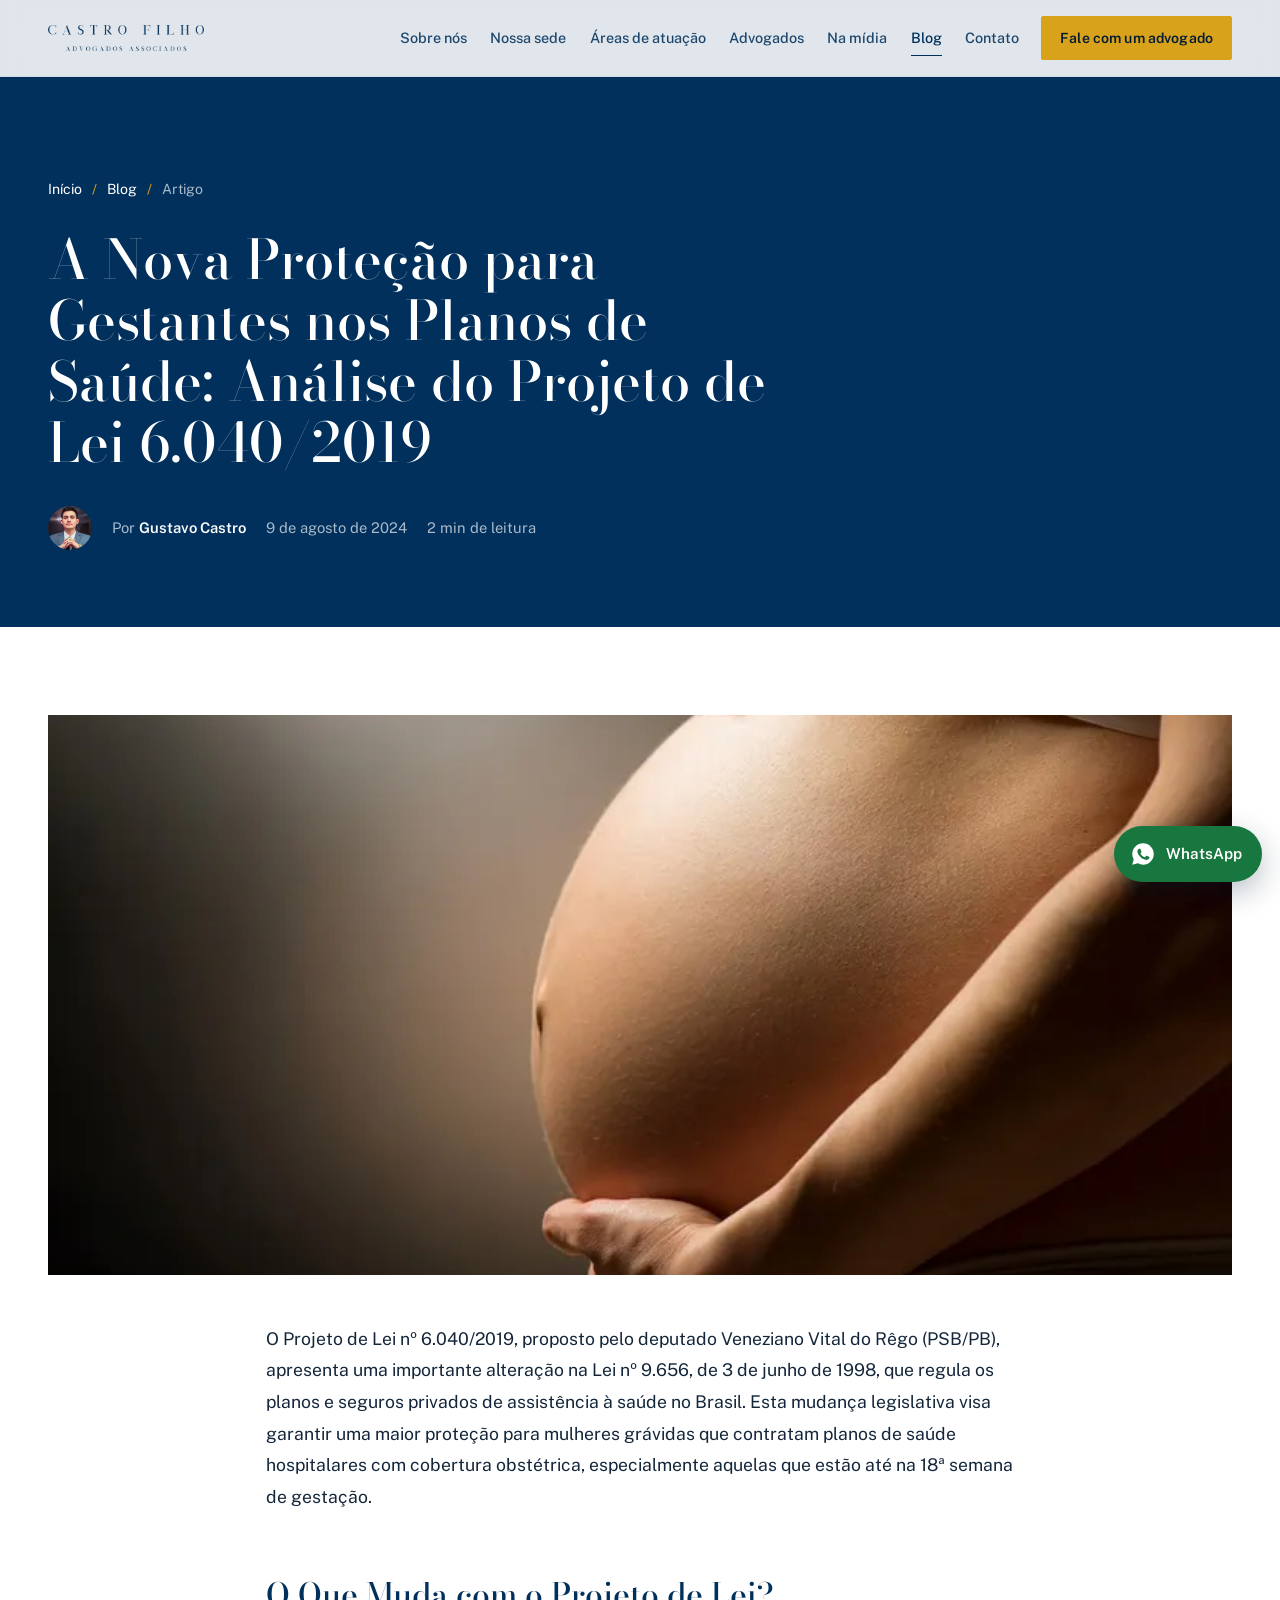
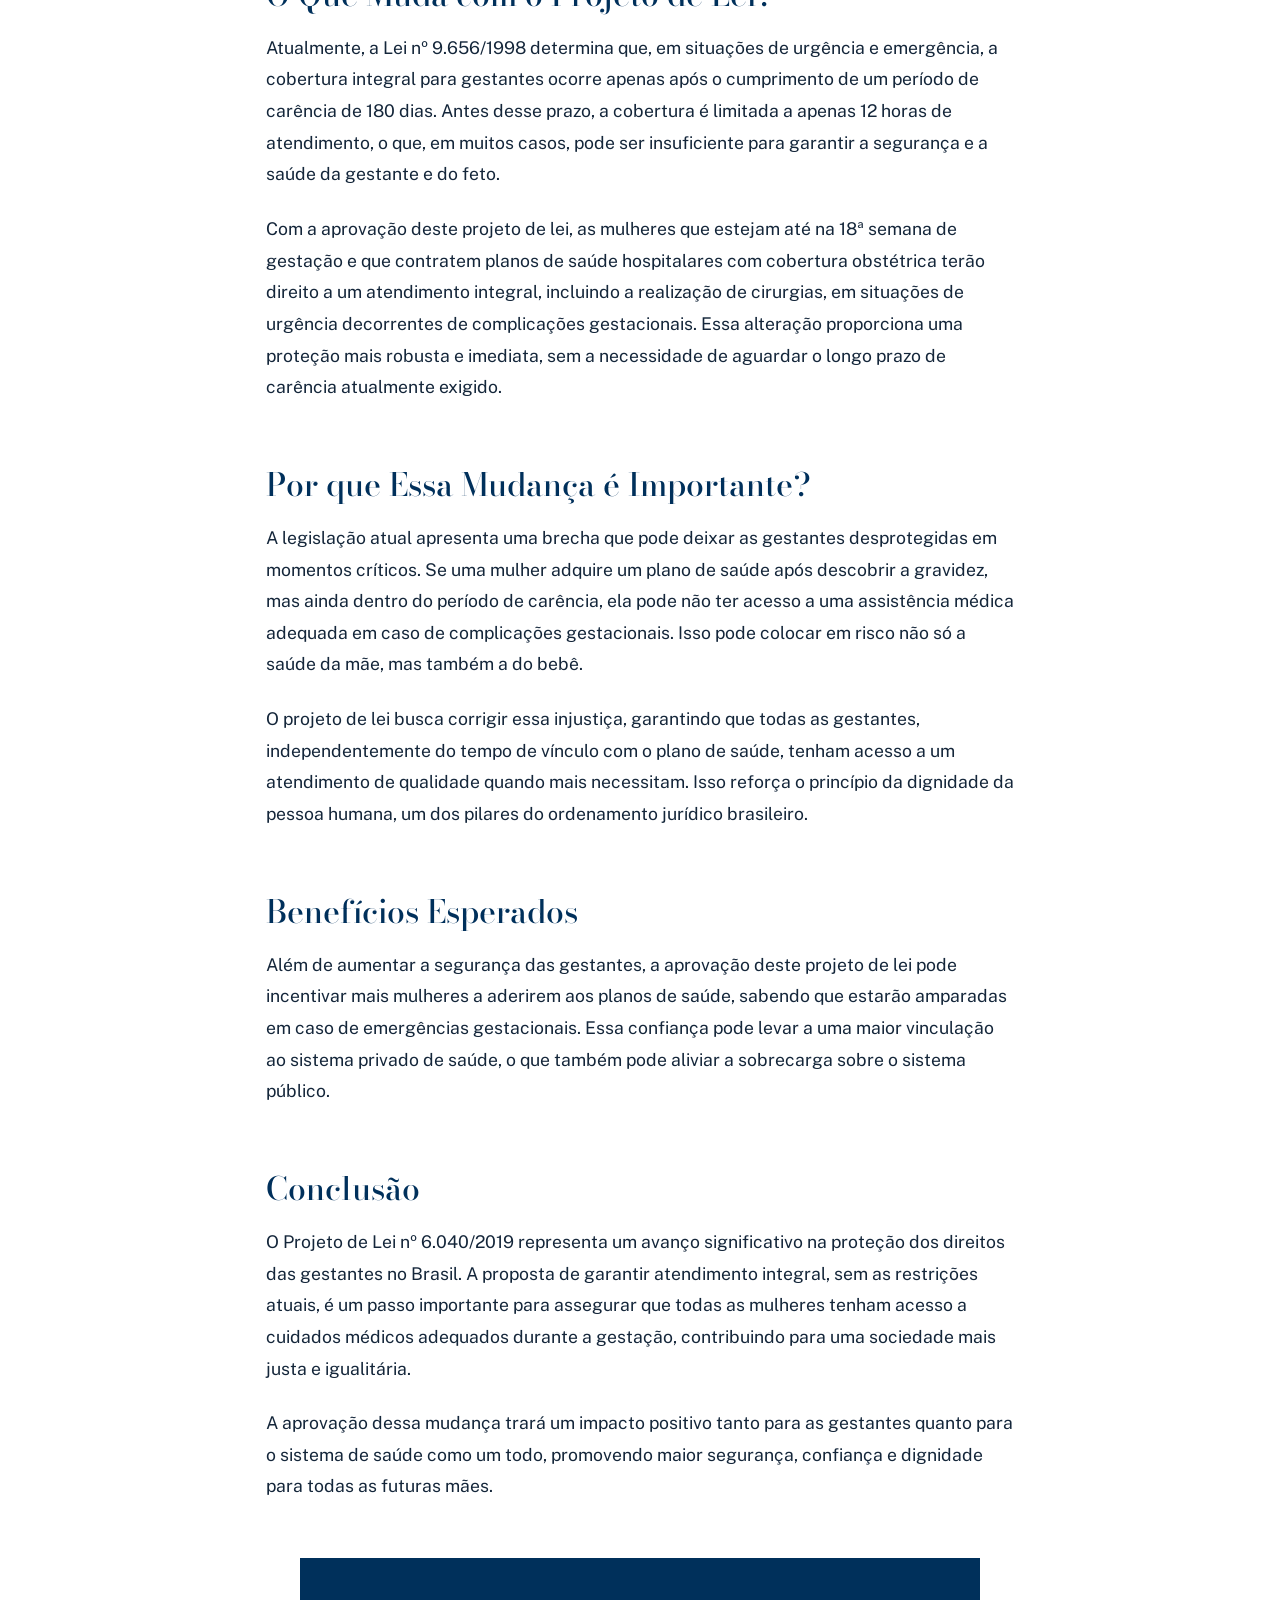
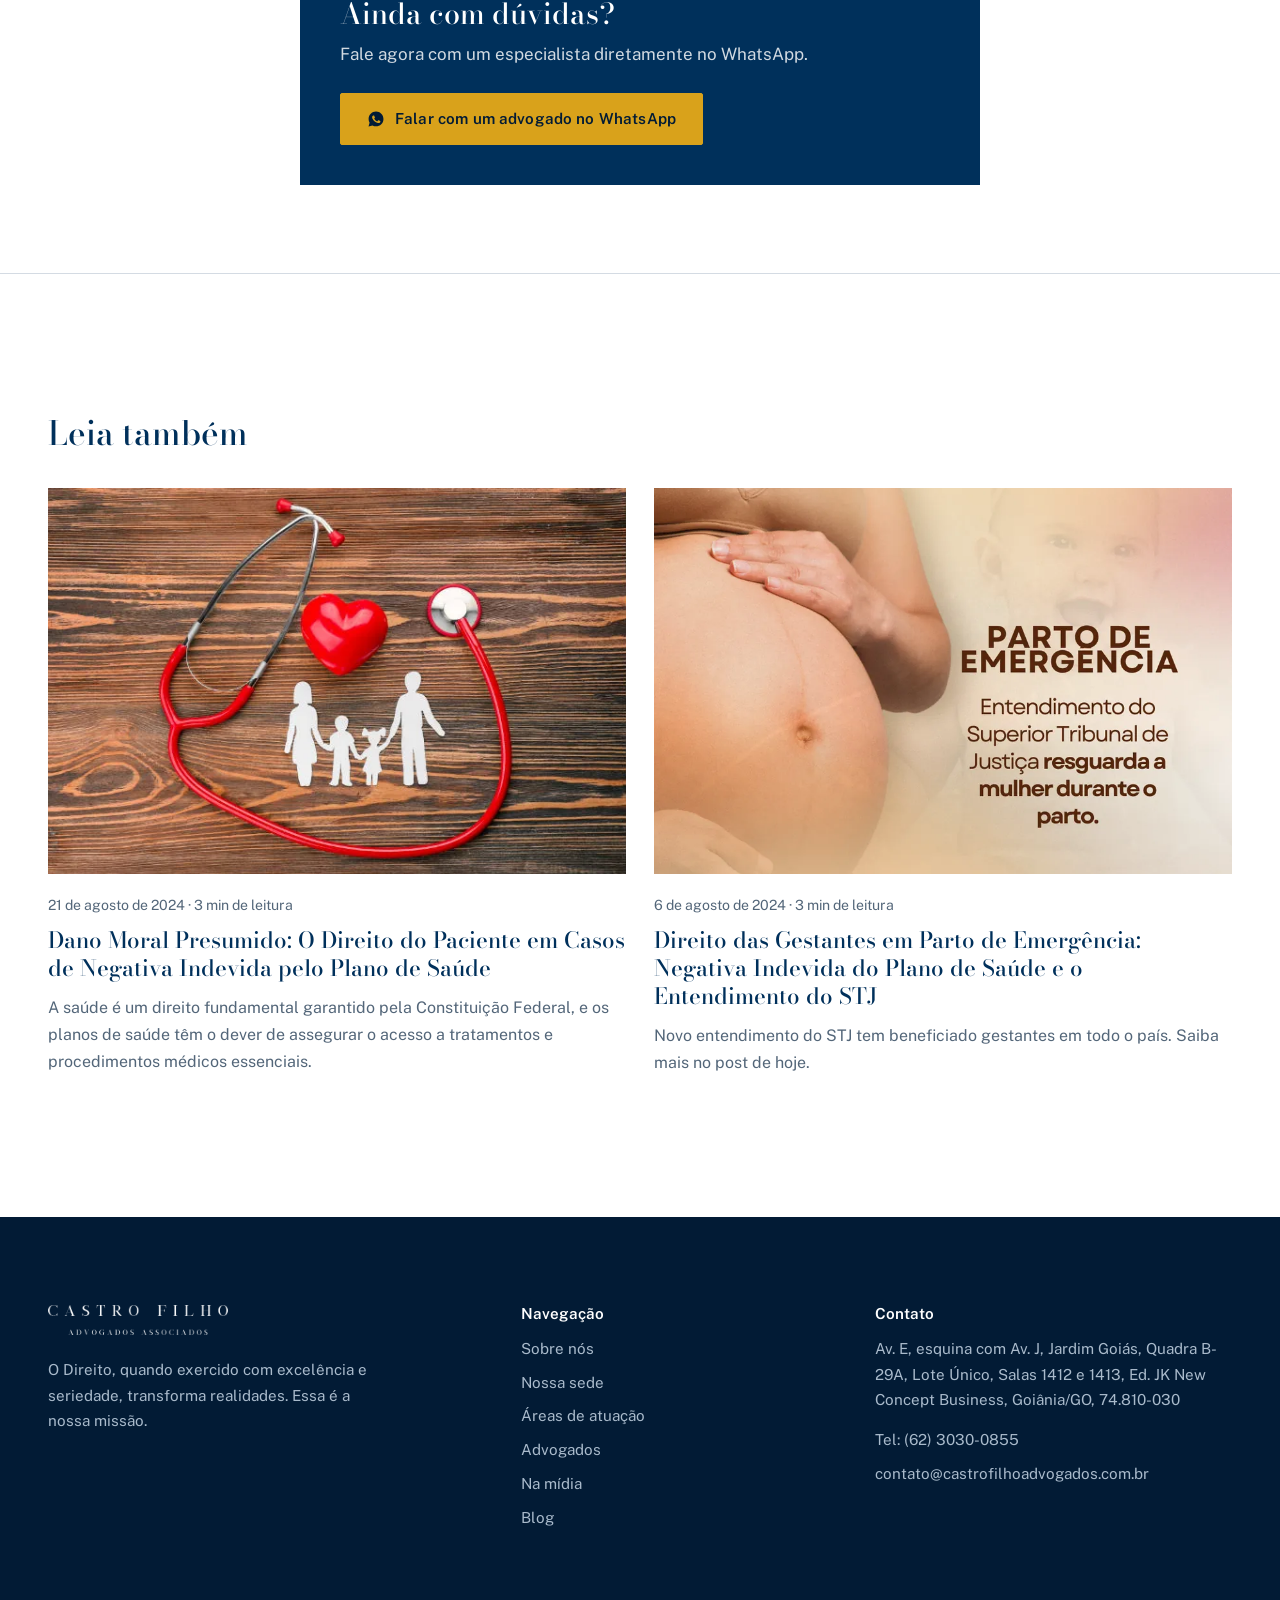
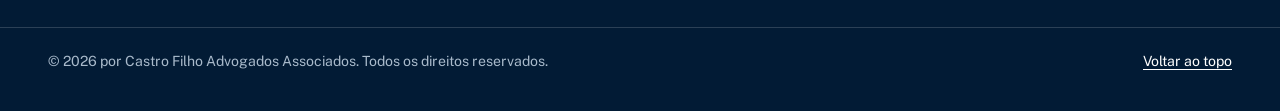
<file: blog/protecao-gestantes-planos-de-saude-pl-6040-2019/index.html>
<!doctype html>
<html lang="pt-BR">
<head>
  <meta charset="utf-8">
  <meta name="viewport" content="width=device-width, initial-scale=1, viewport-fit=cover">
  <title>A Nova Proteção para Gestantes nos Planos de Saúde: Análise do Projeto de Lei 6.040/2019 | Castro Filho Advogados</title>
  <meta name="description" content="O Projeto de Lei nº 6.040/2019 altera a Lei nº 9.656/1998 para garantir maior proteção a gestantes que contratam planos de saúde com cobertura obstétrica.">
  <link rel="canonical" href="https://www.castrofilhoadvogados.com.br/blog/protecao-gestantes-planos-de-saude-pl-6040-2019/">
  <meta name="theme-color" content="#00305b">

  <meta property="og:type" content="article">
  <meta property="og:locale" content="pt_BR">
  <meta property="og:site_name" content="Castro Filho Advogados Associados">
  <meta property="og:title" content="A Nova Proteção para Gestantes nos Planos de Saúde: Análise do Projeto de Lei 6.040/2019 | Castro Filho Advogados">
  <meta property="og:description" content="O Projeto de Lei nº 6.040/2019 altera a Lei nº 9.656/1998 para garantir maior proteção a gestantes que contratam planos de saúde com cobertura obstétrica.">
  <meta property="og:url" content="https://www.castrofilhoadvogados.com.br/blog/protecao-gestantes-planos-de-saude-pl-6040-2019/">
  <meta property="og:image" content="https://www.castrofilhoadvogados.com.br/assets/img/post-pl-6040-og.jpg">
  <meta property="og:image:width" content="768">
  <meta property="og:image:height" content="512">
  <meta name="twitter:card" content="summary_large_image">

  <link rel="icon" href="../../favicon.ico" sizes="48x48">
  <link rel="icon" href="../../favicon.png" type="image/png" sizes="32x32">
  <link rel="apple-touch-icon" href="../../assets/img/apple-touch-icon.png">
  <link rel="manifest" href="../../site.webmanifest">

  <link rel="preconnect" href="https://fonts.googleapis.com">
  <link rel="preconnect" href="https://fonts.gstatic.com" crossorigin>
  <link rel="stylesheet" href="https://fonts.googleapis.com/css2?family=Bodoni+Moda:ital,opsz,wght@0,6..96,400..600;1,6..96,400..500&family=Public+Sans:wght@400;500;600;700&display=swap">
  <link rel="stylesheet" href="../../assets/css/styles.css">
  <meta property="article:published_time" content="2024-08-09">
  <meta property="article:author" content="Gustavo Castro">
  <script type="application/ld+json">
{
  "@context": "https://schema.org",
  "@graph": [
    {
      "@type": "BlogPosting",
      "headline": "A Nova Proteção para Gestantes nos Planos de Saúde: Análise do Projeto de Lei 6.040/2019",
      "description": "O Projeto de Lei nº 6.040/2019 altera a Lei nº 9.656/1998 para garantir maior proteção a gestantes que contratam planos de saúde com cobertura obstétrica.",
      "image": "https://www.castrofilhoadvogados.com.br/assets/img/post-pl-6040.webp",
      "datePublished": "2024-08-09",
      "dateModified": "2024-08-09",
      "inLanguage": "pt-BR",
      "author": {
        "@type": "Person",
        "name": "Gustavo Castro"
      },
      "publisher": {
        "@type": "LegalService",
        "name": "Castro Filho Advogados Associados",
        "url": "https://www.castrofilhoadvogados.com.br/",
        "logo": {
          "@type": "ImageObject",
          "url": "https://www.castrofilhoadvogados.com.br/assets/img/icon-512.png"
        }
      },
      "mainEntityOfPage": {
        "@type": "WebPage",
        "@id": "https://www.castrofilhoadvogados.com.br/blog/protecao-gestantes-planos-de-saude-pl-6040-2019/"
      }
    },
    {
      "@type": "BreadcrumbList",
      "itemListElement": [
        {
          "@type": "ListItem",
          "position": 1,
          "name": "Início",
          "item": "https://www.castrofilhoadvogados.com.br/"
        },
        {
          "@type": "ListItem",
          "position": 2,
          "name": "Blog",
          "item": "https://www.castrofilhoadvogados.com.br/blog/"
        },
        {
          "@type": "ListItem",
          "position": 3,
          "name": "A Nova Proteção para Gestantes nos Planos de Saúde: Análise do Projeto de Lei 6.040/2019",
          "item": "https://www.castrofilhoadvogados.com.br/blog/protecao-gestantes-planos-de-saude-pl-6040-2019/"
        }
      ]
    }
  ]
}
  </script>
</head>
<body>
  <a class="skip-link" href="#conteudo">Pular para o conteúdo</a>

  <header class="site-header site-header--solid" id="topo" data-header>
    <div class="container">
      <a class="brand" href="../../" aria-label="Castro Filho Advogados Associados — início">
        <img class="logo-light" src="../../assets/img/logo-branco.png" alt="" width="900" height="150">
        <img class="logo-dark" src="../../assets/img/logo-azul.png" alt="Castro Filho Advogados Associados" width="900" height="150">
      </a>

      <button class="nav-toggle" type="button" aria-expanded="false" aria-controls="menu" data-nav-toggle>
        <span class="nav-toggle__bars" aria-hidden="true"></span>
        <span class="visually-hidden">Abrir menu</span>
      </button>

      <nav class="nav" id="menu" aria-label="Principal" data-nav>
        <ul class="nav__list">
          <li><a href="../../#sobre">Sobre nós</a></li>
          <li><a href="../../#sede">Nossa sede</a></li>
          <li><a href="../../#atuacao">Áreas de atuação</a></li>
          <li><a href="../../#advogados">Advogados</a></li>
          <li><a href="../../#midia">Na mídia</a></li>
          <li><a href="../../blog/" aria-current="page">Blog</a></li>
          <li><a href="../../#contato">Contato</a></li>
        </ul>
        <a class="btn btn--ipe nav__cta" href="https://wa.me/556234138125?text=Ol%C3%A1%2C%20gostaria%20de%20falar%20com%20um%20advogado." target="_blank" rel="noopener">Fale com um advogado</a>
      </nav>
    </div>
  </header>

  <main id="conteudo">
    <header class="page-hero article-hero">
      <div class="container">
        <nav aria-label="Você está em">
          <ol class="breadcrumb">
            <li><a href="../../">Início</a></li>
            <li><a href="../../blog/">Blog</a></li>
            <li aria-current="page">Artigo</li>
          </ol>
        </nav>
        <h1>A Nova Proteção para Gestantes nos Planos de Saúde: Análise do Projeto de Lei 6.040/2019</h1>
        <div class="article-meta">
          <img src="../../assets/img/autor-gustavo.webp" alt="" width="44" height="44">
          <span>Por <strong>Gustavo Castro</strong></span>
          <span><time datetime="2024-08-09">9 de agosto de 2024</time></span>
          <span>2 min de leitura</span>
        </div>
      </div>
    </header>

    <article class="article">
      <div class="container">
        <figure class="article__figure">
          <img src="../../assets/img/post-pl-6040.webp" alt="" width="768" height="512" decoding="async" fetchpriority="high">
        </figure>
        <div class="prose">
<p>O Projeto de Lei nº 6.040/2019, proposto pelo deputado Veneziano Vital do Rêgo (PSB/PB), apresenta uma importante alteração na Lei nº 9.656, de 3 de junho de 1998, que regula os planos e seguros privados de assistência à saúde no Brasil. Esta mudança legislativa visa garantir uma maior proteção para mulheres grávidas que contratam planos de saúde hospitalares com cobertura obstétrica, especialmente aquelas que estão até na 18ª semana de gestação.</p>
<h2>O Que Muda com o Projeto de Lei?</h2>
<p>Atualmente, a Lei nº 9.656/1998 determina que, em situações de urgência e emergência, a cobertura integral para gestantes ocorre apenas após o cumprimento de um período de carência de 180 dias. Antes desse prazo, a cobertura é limitada a apenas 12 horas de atendimento, o que, em muitos casos, pode ser insuficiente para garantir a segurança e a saúde da gestante e do feto.</p>
<p>Com a aprovação deste projeto de lei, as mulheres que estejam até na 18ª semana de gestação e que contratem planos de saúde hospitalares com cobertura obstétrica terão direito a um atendimento integral, incluindo a realização de cirurgias, em situações de urgência decorrentes de complicações gestacionais. Essa alteração proporciona uma proteção mais robusta e imediata, sem a necessidade de aguardar o longo prazo de carência atualmente exigido.</p>
<h2>Por que Essa Mudança é Importante?</h2>
<p>A legislação atual apresenta uma brecha que pode deixar as gestantes desprotegidas em momentos críticos. Se uma mulher adquire um plano de saúde após descobrir a gravidez, mas ainda dentro do período de carência, ela pode não ter acesso a uma assistência médica adequada em caso de complicações gestacionais. Isso pode colocar em risco não só a saúde da mãe, mas também a do bebê.</p>
<p>O projeto de lei busca corrigir essa injustiça, garantindo que todas as gestantes, independentemente do tempo de vínculo com o plano de saúde, tenham acesso a um atendimento de qualidade quando mais necessitam. Isso reforça o princípio da dignidade da pessoa humana, um dos pilares do ordenamento jurídico brasileiro.</p>
<h2>Benefícios Esperados</h2>
<p>Além de aumentar a segurança das gestantes, a aprovação deste projeto de lei pode incentivar mais mulheres a aderirem aos planos de saúde, sabendo que estarão amparadas em caso de emergências gestacionais. Essa confiança pode levar a uma maior vinculação ao sistema privado de saúde, o que também pode aliviar a sobrecarga sobre o sistema público.</p>
<h2>Conclusão</h2>
<p>O Projeto de Lei nº 6.040/2019 representa um avanço significativo na proteção dos direitos das gestantes no Brasil. A proposta de garantir atendimento integral, sem as restrições atuais, é um passo importante para assegurar que todas as mulheres tenham acesso a cuidados médicos adequados durante a gestação, contribuindo para uma sociedade mais justa e igualitária.</p>
<p>A aprovação dessa mudança trará um impacto positivo tanto para as gestantes quanto para o sistema de saúde como um todo, promovendo maior segurança, confiança e dignidade para todas as futuras mães.</p>
        </div>

        <aside class="article-cta" aria-labelledby="cta-title">
          <h2 id="cta-title">Ainda com dúvidas?</h2>
          <p>Fale agora com um especialista diretamente no WhatsApp.</p>
          <a class="btn btn--ipe" href="https://wa.me/556234138125?text=Ol%C3%A1%2C%20desejo%20falar%20com%20um%20advogado%20sobre%20uma%20negativa%20indevida%20do%20meu%20plano%20de%20sa%C3%BAde%20durante%20o%20meu%20parto" target="_blank" rel="noopener">
            <svg viewBox="0 0 24 24" fill="currentColor" aria-hidden="true"><path d="M12.04 2C6.58 2 2.13 6.45 2.13 11.91c0 1.75.46 3.45 1.32 4.95L2.05 22l5.25-1.38a9.9 9.9 0 0 0 4.74 1.21c5.46 0 9.91-4.45 9.91-9.91C21.95 6.45 17.5 2 12.04 2Zm5.8 14.03c-.24.68-1.42 1.32-1.96 1.36-.5.05-.97.23-3.27-.68-2.77-1.09-4.52-3.92-4.66-4.1-.13-.18-1.11-1.48-1.11-2.82 0-1.34.7-2 .95-2.27.25-.27.54-.34.73-.34l.52.01c.17 0 .39-.06.61.47.23.55.77 1.89.84 2.03.07.14.11.3.02.48-.09.18-.14.3-.27.46l-.41.48c-.14.14-.28.29-.12.56.16.27.71 1.17 1.52 1.9 1.05.93 1.93 1.22 2.2 1.36.27.14.43.11.59-.07.16-.18.68-.79.86-1.07.18-.27.36-.23.61-.14.25.09 1.59.75 1.86.89.27.14.45.2.52.32.07.11.07.66-.17 1.33Z"/></svg>
            Falar com um advogado no WhatsApp
          </a>
        </aside>
      </div>
    </article>

    <section class="section related" aria-labelledby="related-title">
      <div class="container">
        <h2 id="related-title">Leia também</h2>
        <ul class="posts">
          <li class="post-card">
            <a class="post-card__media" href="../../blog/dano-moral-presumido-negativa-indevida-plano-de-saude/" tabindex="-1" aria-hidden="true"><img src="../../assets/img/post-dano-moral.webp" alt="" width="615" height="422" loading="lazy" decoding="async"></a>
            <p class="post-card__meta"><time datetime="2024-08-21">21 de agosto de 2024</time> · 3 min de leitura</p>
            <h3 class="post-card__title"><a href="../../blog/dano-moral-presumido-negativa-indevida-plano-de-saude/">Dano Moral Presumido: O Direito do Paciente em Casos de Negativa Indevida pelo Plano de Saúde</a></h3>
            <p class="post-card__excerpt">A saúde é um direito fundamental garantido pela Constituição Federal, e os planos de saúde têm o dever de assegurar o acesso a tratamentos e procedimentos médicos essenciais.</p>
          </li>
          <li class="post-card">
            <a class="post-card__media" href="../../blog/direito-das-gestantes-parto-de-emergencia-stj/" tabindex="-1" aria-hidden="true"><img src="../../assets/img/post-parto-emergencia.webp" alt="Parto de emergência: entendimento do Superior Tribunal de Justiça resguarda a mulher durante o parto" width="900" height="900" loading="lazy" decoding="async"></a>
            <p class="post-card__meta"><time datetime="2024-08-06">6 de agosto de 2024</time> · 3 min de leitura</p>
            <h3 class="post-card__title"><a href="../../blog/direito-das-gestantes-parto-de-emergencia-stj/">Direito das Gestantes em Parto de Emergência: Negativa Indevida do Plano de Saúde e o Entendimento do STJ</a></h3>
            <p class="post-card__excerpt">Novo entendimento do STJ tem beneficiado gestantes em todo o país. Saiba mais no post de hoje.</p>
          </li>
        </ul>
      </div>
    </section>
  </main>

  <footer class="site-footer">
    <div class="container footer__top">
      <div class="footer__brand">
        <img src="../../assets/img/logo-branco.png" alt="Castro Filho Advogados Associados" width="900" height="150" loading="lazy">
        <p>O Direito, quando exercido com excelência e seriedade, transforma realidades. Essa é a nossa missão.</p>
      </div>
      <nav class="footer__col" aria-labelledby="rodape-nav">
        <h2 id="rodape-nav">Navegação</h2>
        <ul>
          <li><a href="../../#sobre">Sobre nós</a></li>
          <li><a href="../../#sede">Nossa sede</a></li>
          <li><a href="../../#atuacao">Áreas de atuação</a></li>
          <li><a href="../../#advogados">Advogados</a></li>
          <li><a href="../../#midia">Na mídia</a></li>
          <li><a href="../../blog/">Blog</a></li>
        </ul>
      </nav>
      <div class="footer__col">
        <h2>Contato</h2>
        <address>
          Av. E, esquina com Av. J, Jardim Goiás, Quadra B-29A, Lote Único, Salas 1412 e 1413, Ed. JK New Concept Business, Goiânia/GO, 74.810-030
        </address>
        <ul style="margin-top:14px">
          <li><a href="tel:+556230300855">Tel: (62) 3030-0855</a></li>
          <li><a href="mailto:contato@castrofilhoadvogados.com.br">contato@castrofilhoadvogados.com.br</a></li>
        </ul>
      </div>
    </div>
    <div class="footer__bottom">
      <div class="container">
        <p>© <span data-year>2026</span> por Castro Filho Advogados Associados. Todos os direitos reservados.</p>
        <a href="#topo">Voltar ao topo</a>
      </div>
    </div>
  </footer>

  <a class="wa-float" href="https://wa.me/556234138125?text=Ol%C3%A1%2C%20gostaria%20de%20falar%20com%20um%20advogado." target="_blank" rel="noopener" data-wa-float>
    <svg viewBox="0 0 24 24" fill="currentColor" aria-hidden="true"><path d="M12.04 2C6.58 2 2.13 6.45 2.13 11.91c0 1.75.46 3.45 1.32 4.95L2.05 22l5.25-1.38a9.9 9.9 0 0 0 4.74 1.21c5.46 0 9.91-4.45 9.91-9.91C21.95 6.45 17.5 2 12.04 2Zm5.8 14.03c-.24.68-1.42 1.32-1.96 1.36-.5.05-.97.23-3.27-.68-2.77-1.09-4.52-3.92-4.66-4.1-.13-.18-1.11-1.48-1.11-2.82 0-1.34.7-2 .95-2.27.25-.27.54-.34.73-.34l.52.01c.17 0 .39-.06.61.47.23.55.77 1.89.84 2.03.07.14.11.3.02.48-.09.18-.14.3-.27.46l-.41.48c-.14.14-.28.29-.12.56.16.27.71 1.17 1.52 1.9 1.05.93 1.93 1.22 2.2 1.36.27.14.43.11.59-.07.16-.18.68-.79.86-1.07.18-.27.36-.23.61-.14.25.09 1.59.75 1.86.89.27.14.45.2.52.32.07.11.07.66-.17 1.33Z"/></svg>
    <span>WhatsApp</span>
  </a>

  <script src="../../assets/js/main.js" defer></script>
</body>
</html>
</file>
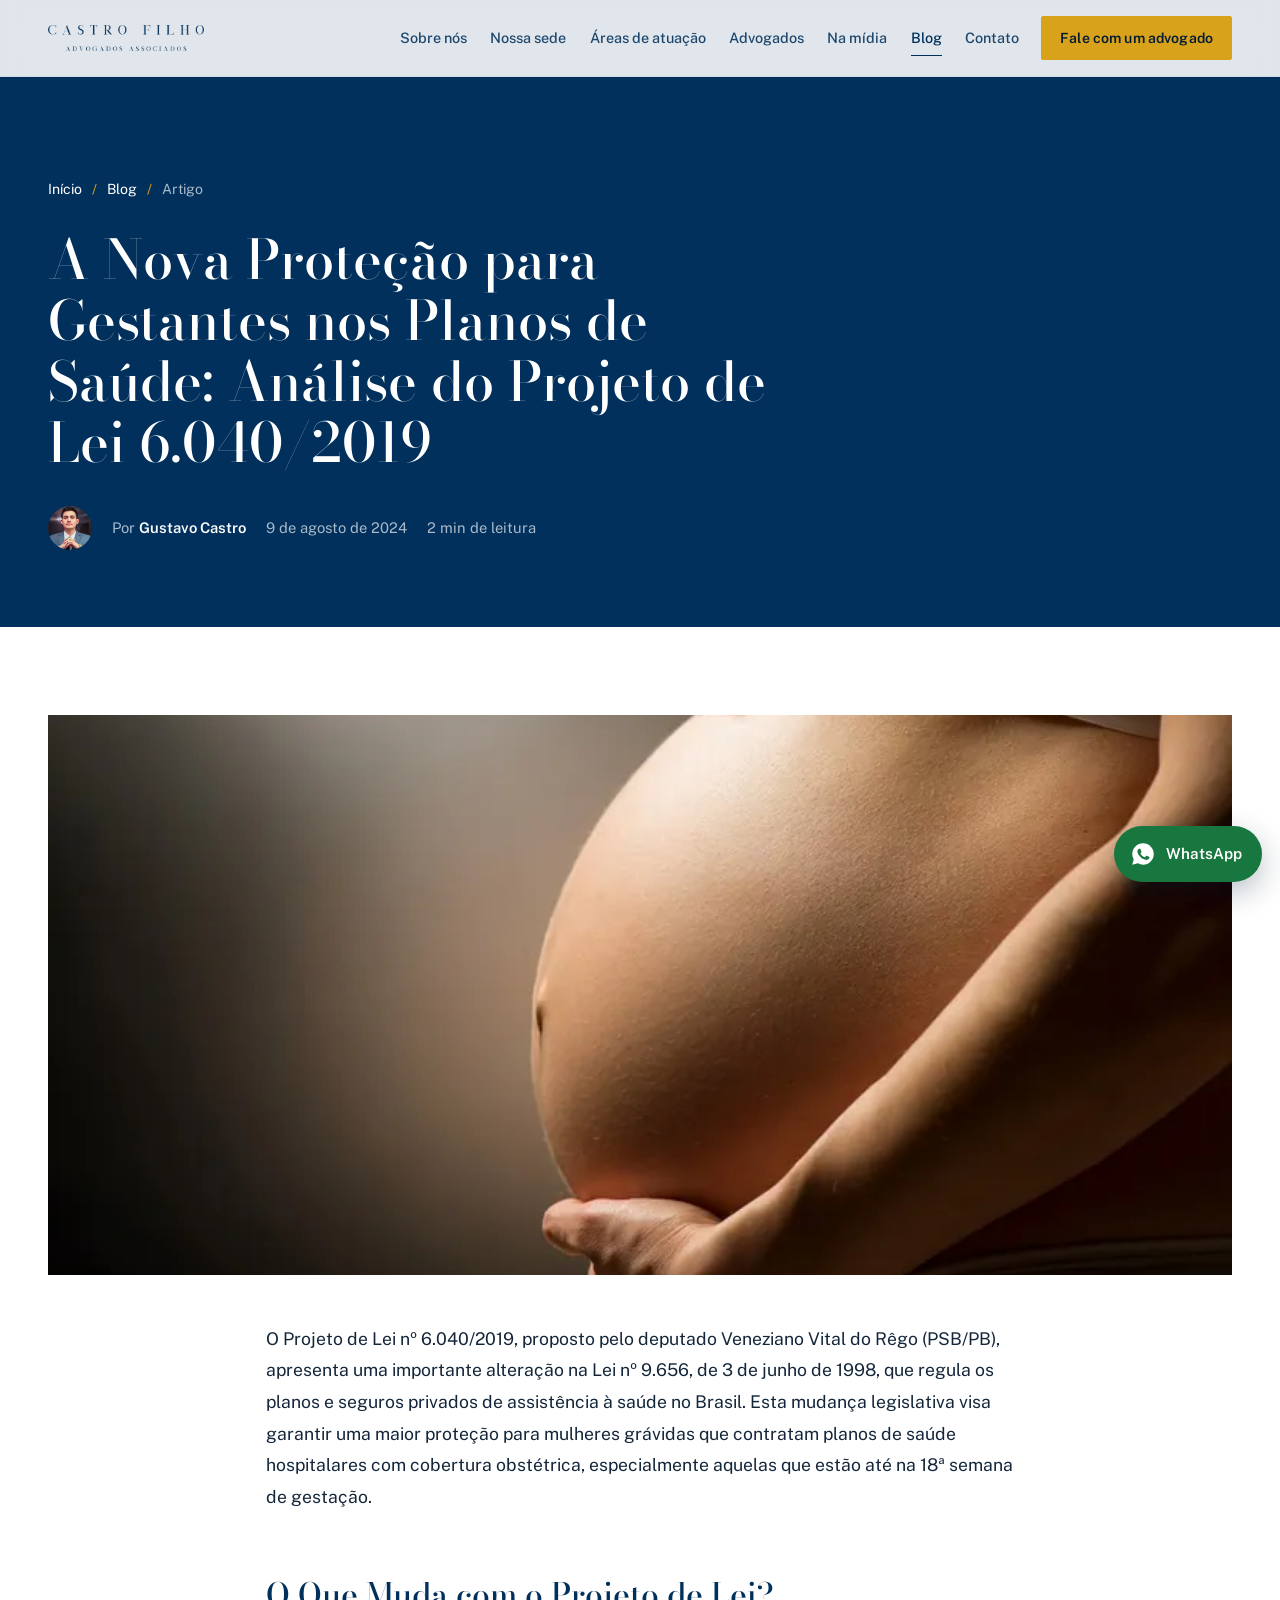
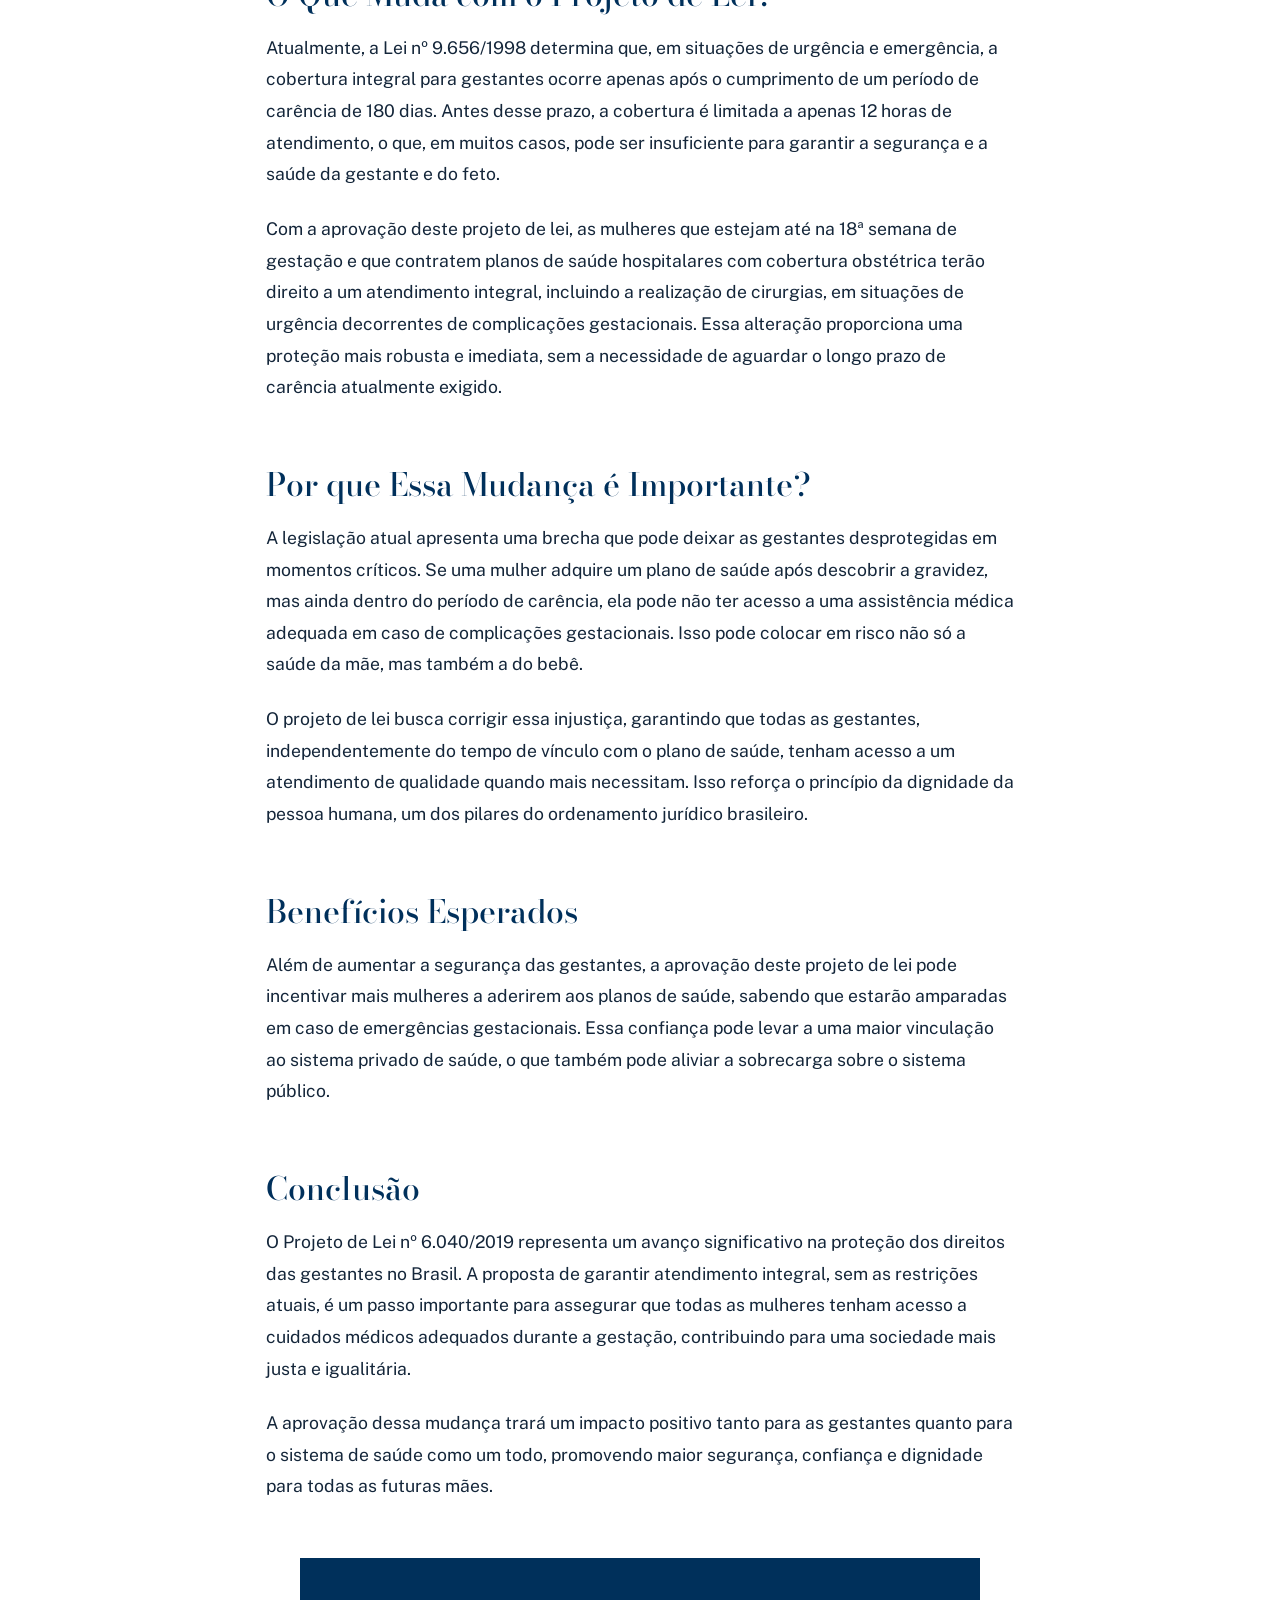
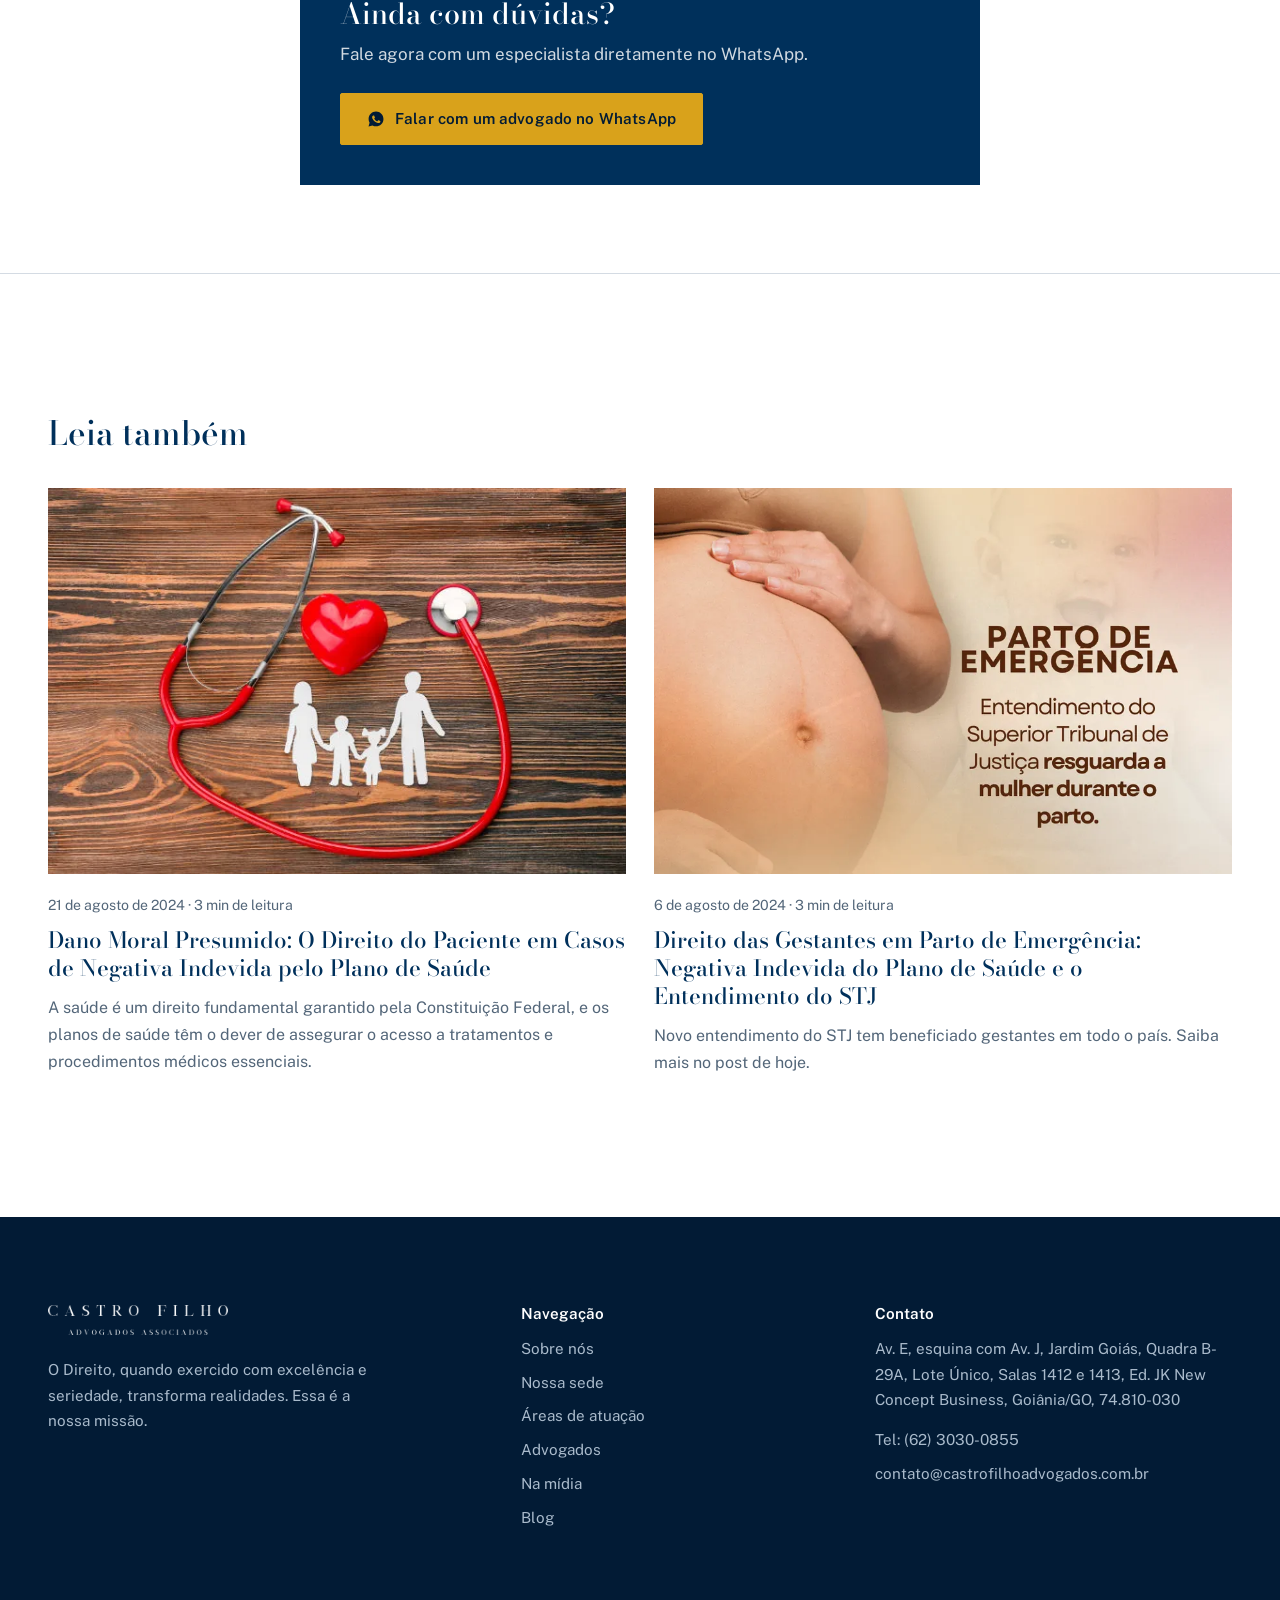
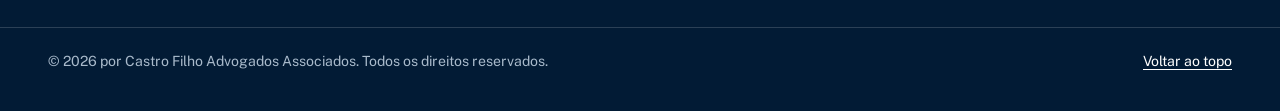
<file: post/a-nova-proteção-para-gestantes-nos-planos-de-saúde-análise-do-projeto-de-lei-6-040-2019/index.html>
<!doctype html>
<html lang="pt-BR">
<head>
  <meta charset="utf-8">
  <meta name="viewport" content="width=device-width, initial-scale=1">
  <title>A Nova Proteção para Gestantes nos Planos de Saúde | Castro Filho Advogados Associados</title>
  <link rel="canonical" href="https://www.castrofilhoadvogados.com.br/blog/protecao-gestantes-planos-de-saude-pl-6040-2019/">
  <meta http-equiv="refresh" content="0; url=/blog/protecao-gestantes-planos-de-saude-pl-6040-2019/">
  <script>location.replace("/blog/protecao-gestantes-planos-de-saude-pl-6040-2019/");</script>
</head>
<body>
  <p>Esta página mudou de endereço. <a href="/blog/protecao-gestantes-planos-de-saude-pl-6040-2019/">Clique aqui para continuar</a>.</p>
</body>
</html>
</file>
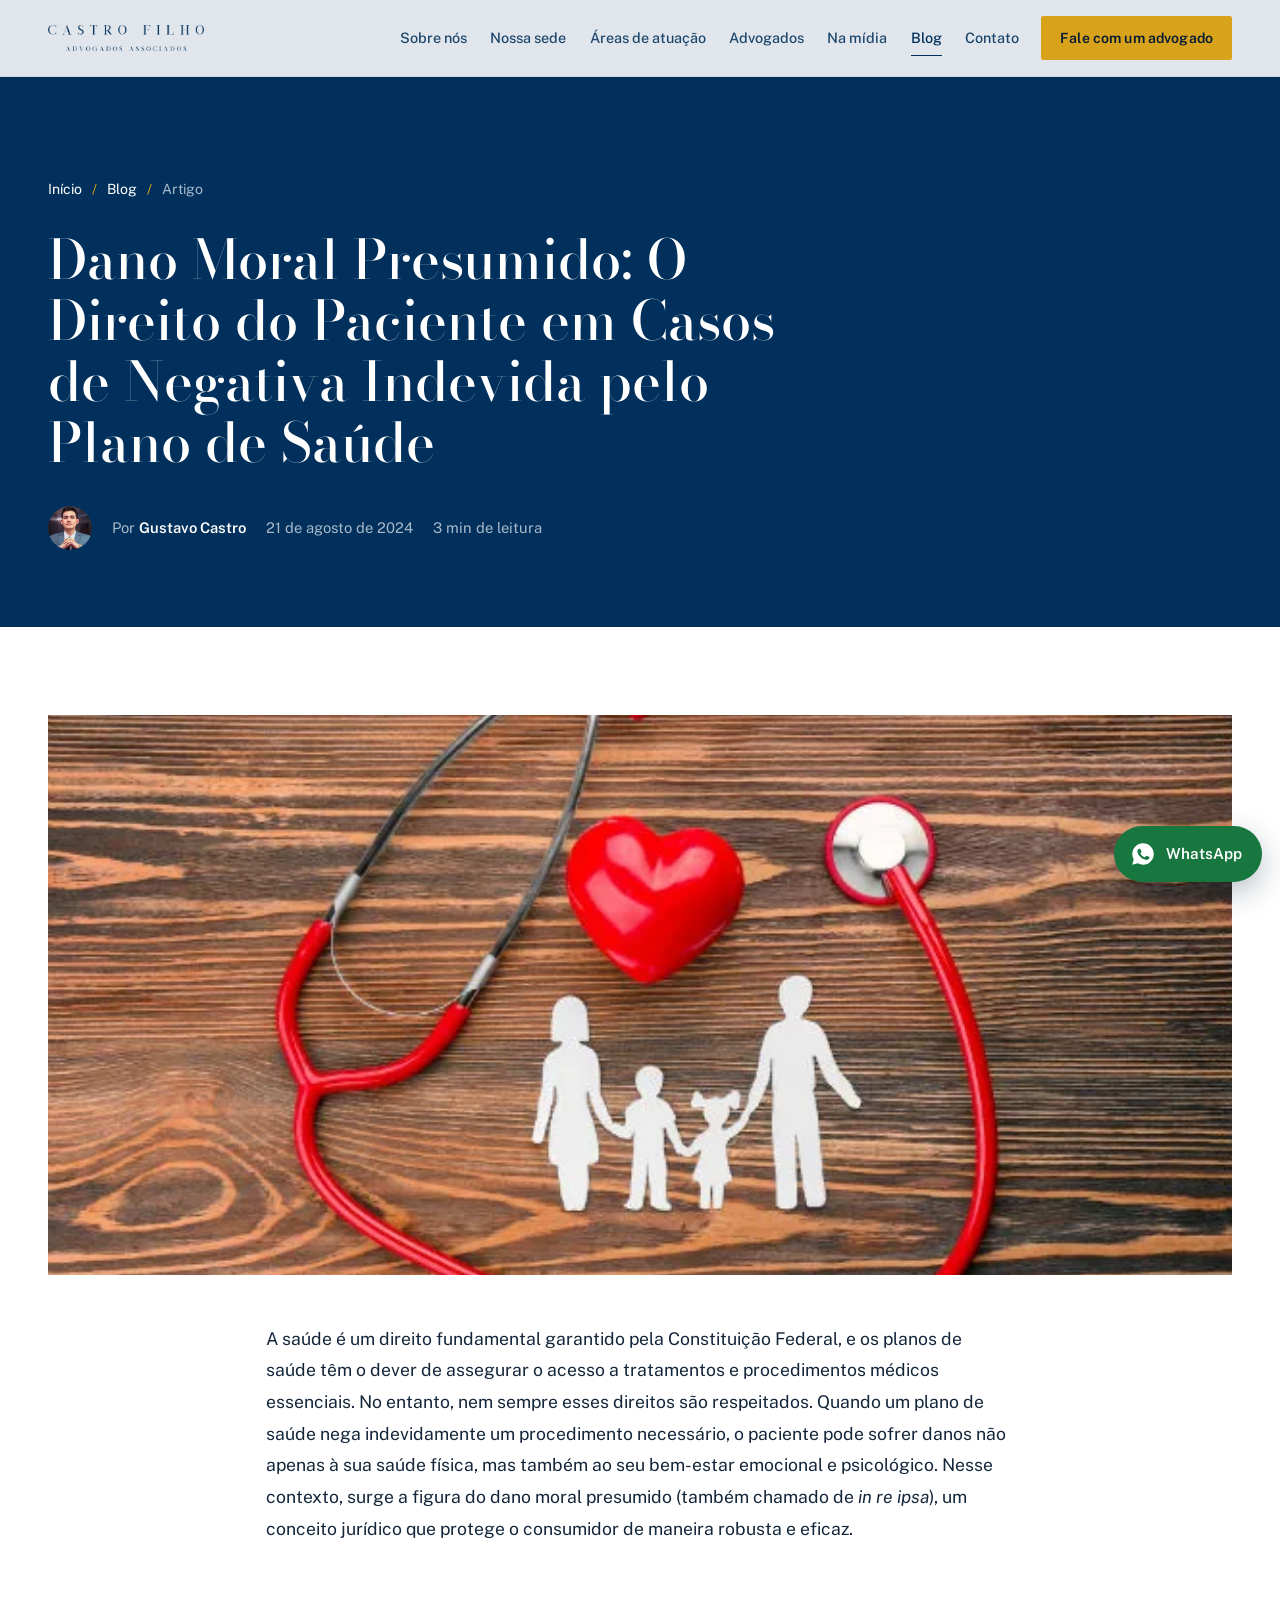
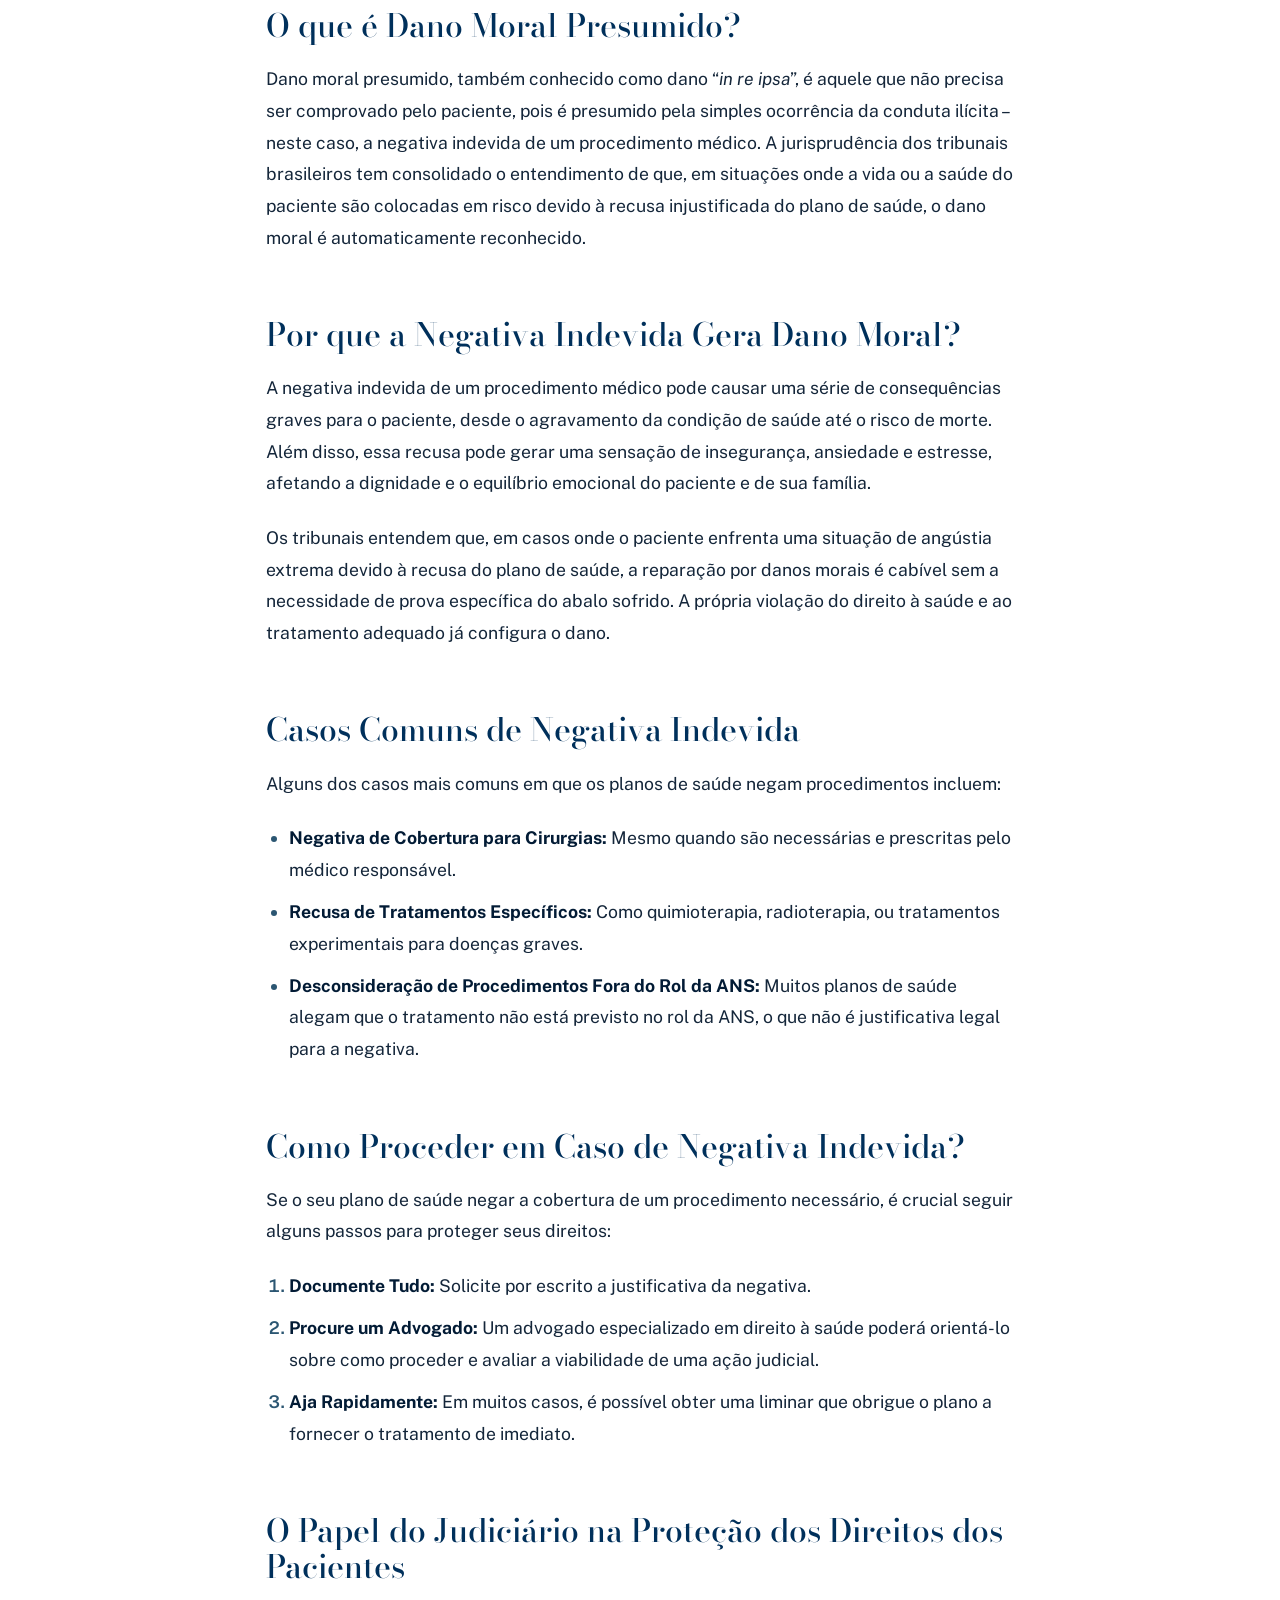
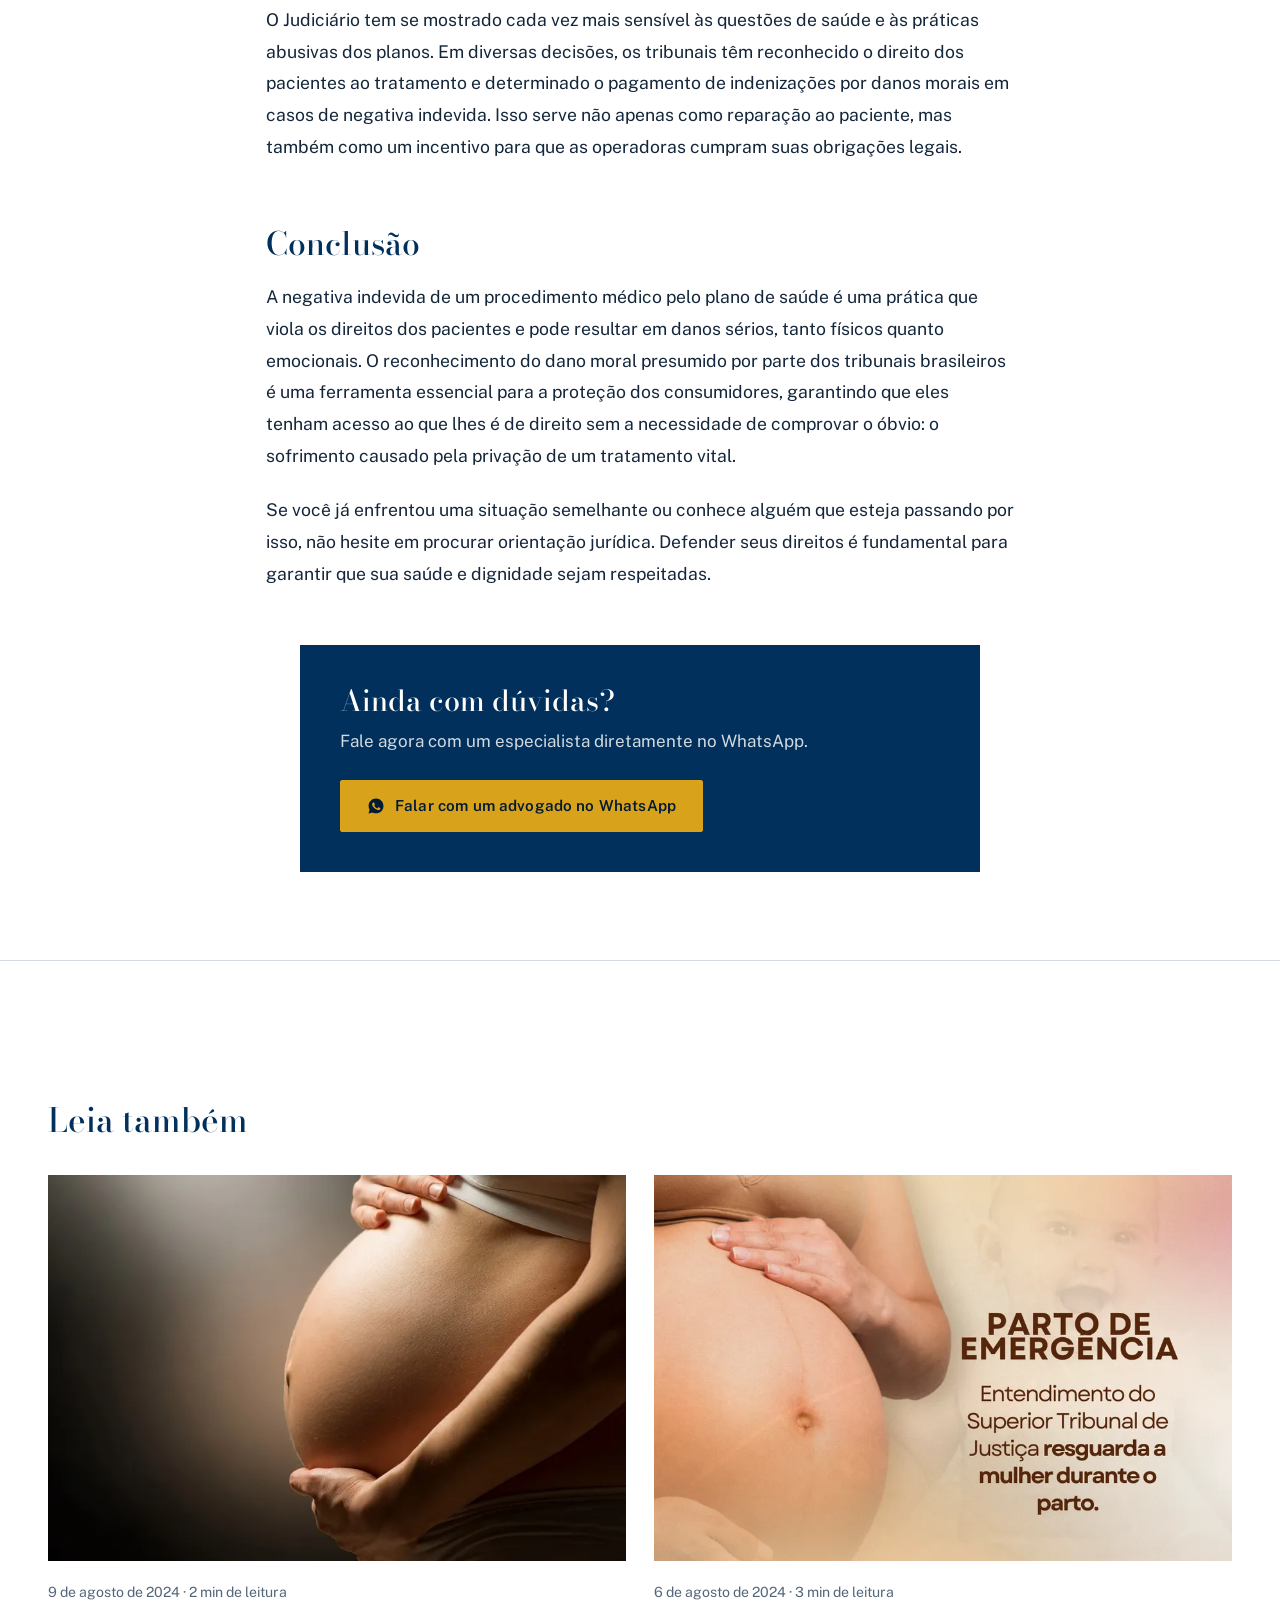
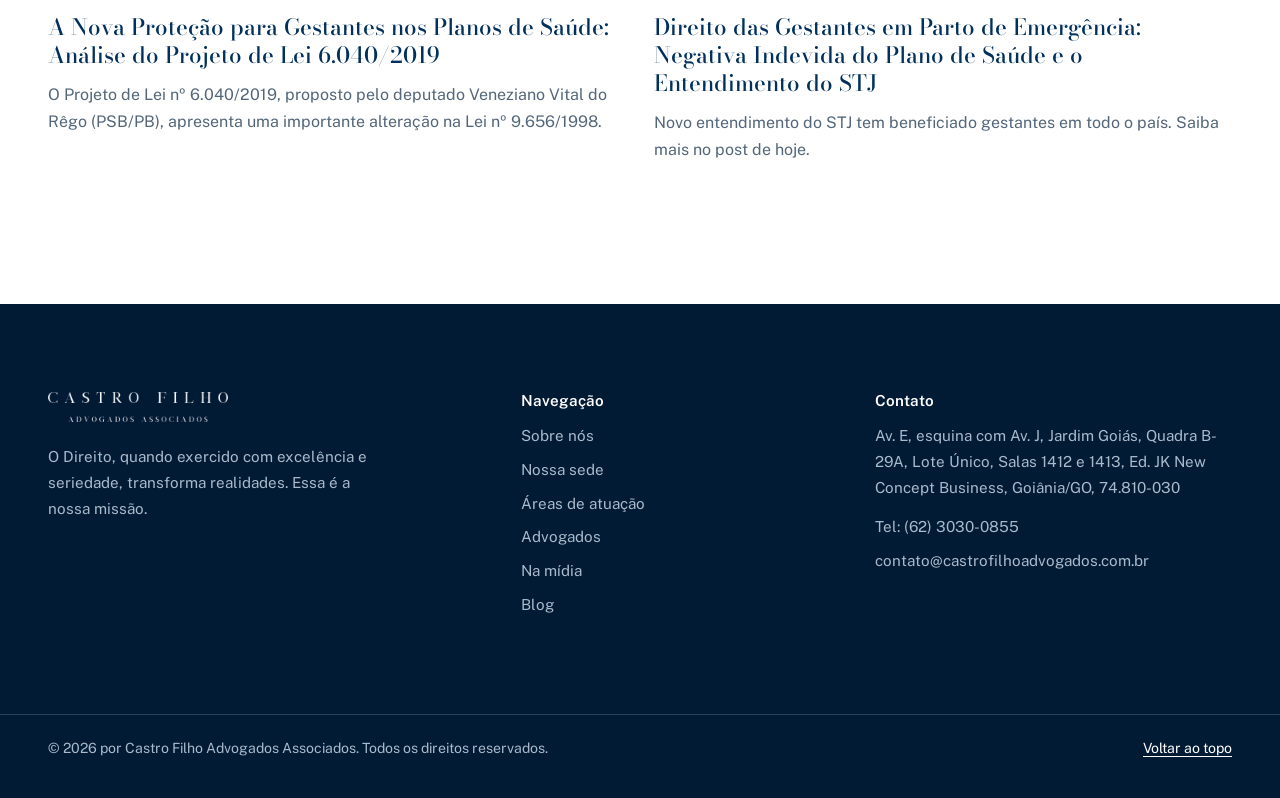
<file: post/dano-moral-presumido-o-direito-do-paciente-em-casos-de-negativa-indevida-pelo-plano-de-saúde/index.html>
<!doctype html>
<html lang="pt-BR">
<head>
  <meta charset="utf-8">
  <meta name="viewport" content="width=device-width, initial-scale=1">
  <title>Dano Moral Presumido | Castro Filho Advogados Associados</title>
  <link rel="canonical" href="https://www.castrofilhoadvogados.com.br/blog/dano-moral-presumido-negativa-indevida-plano-de-saude/">
  <meta http-equiv="refresh" content="0; url=/blog/dano-moral-presumido-negativa-indevida-plano-de-saude/">
  <script>location.replace("/blog/dano-moral-presumido-negativa-indevida-plano-de-saude/");</script>
</head>
<body>
  <p>Esta página mudou de endereço. <a href="/blog/dano-moral-presumido-negativa-indevida-plano-de-saude/">Clique aqui para continuar</a>.</p>
</body>
</html>
</file>
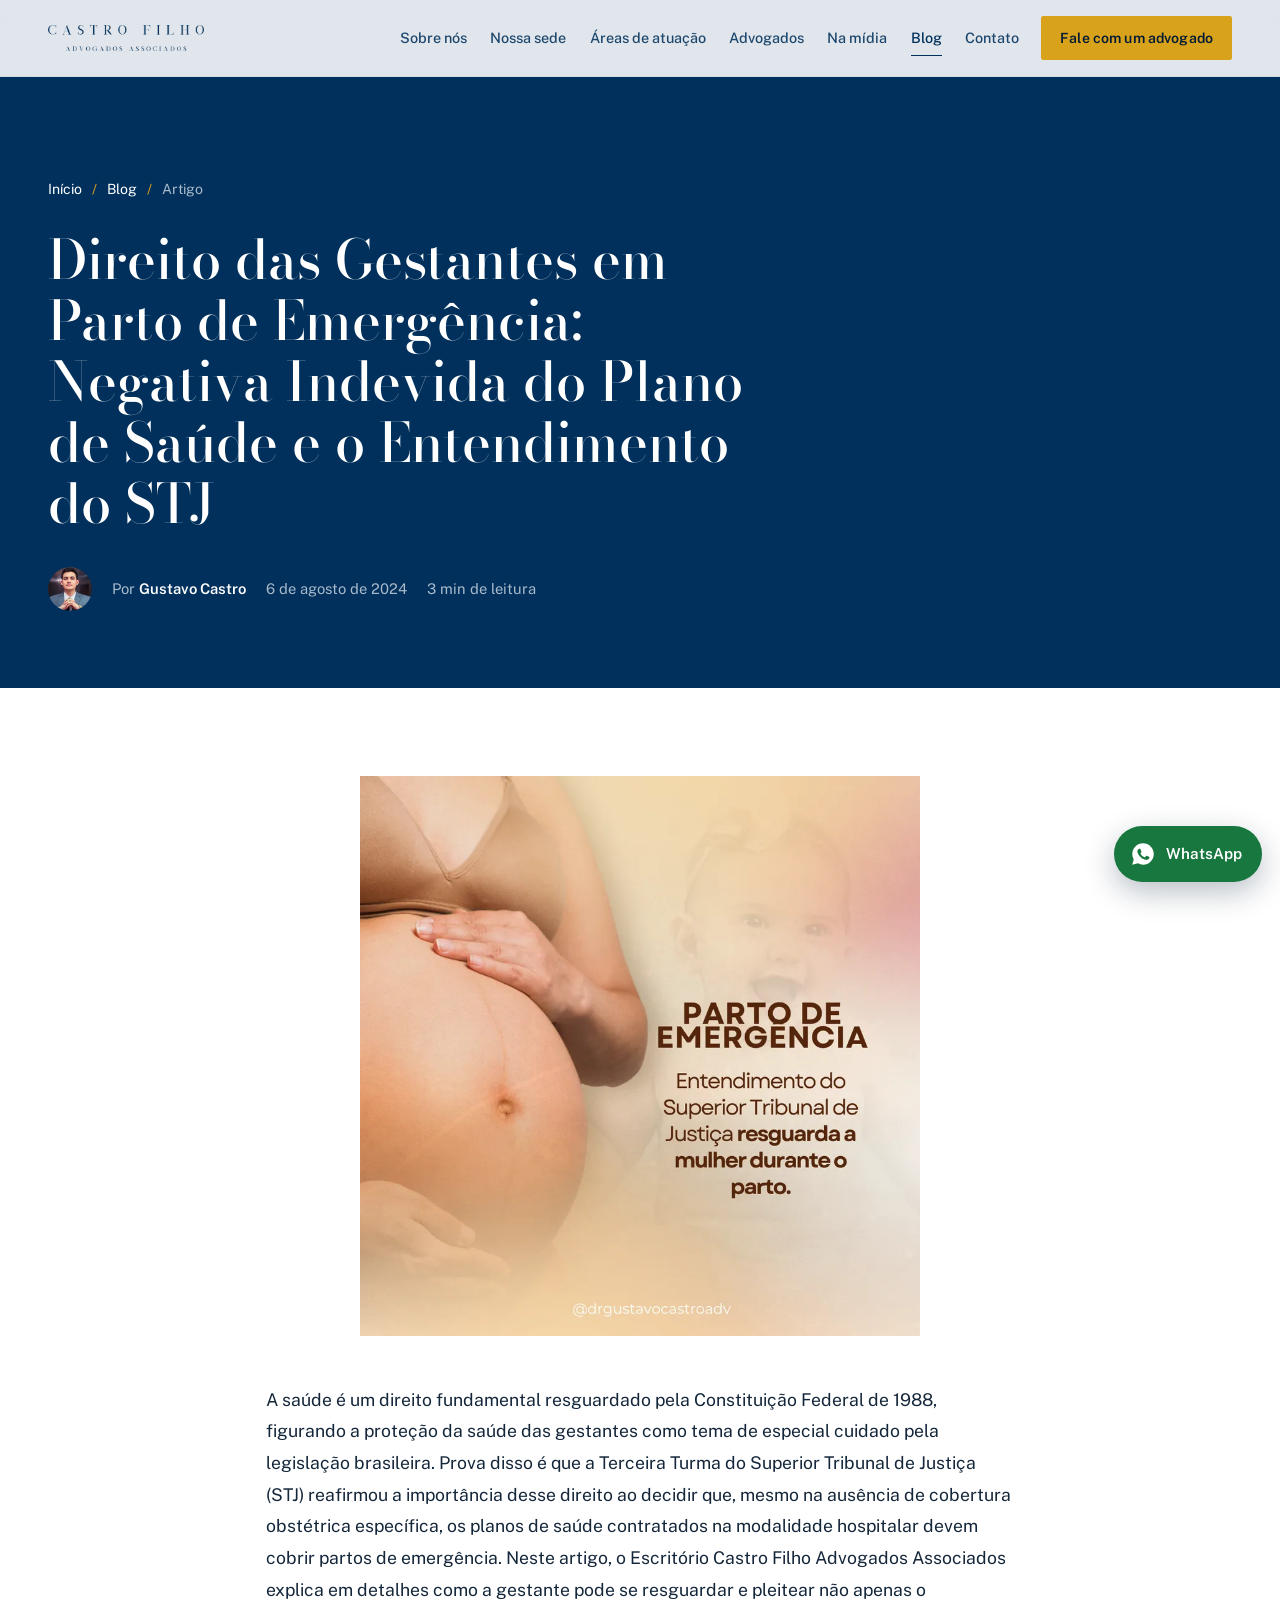
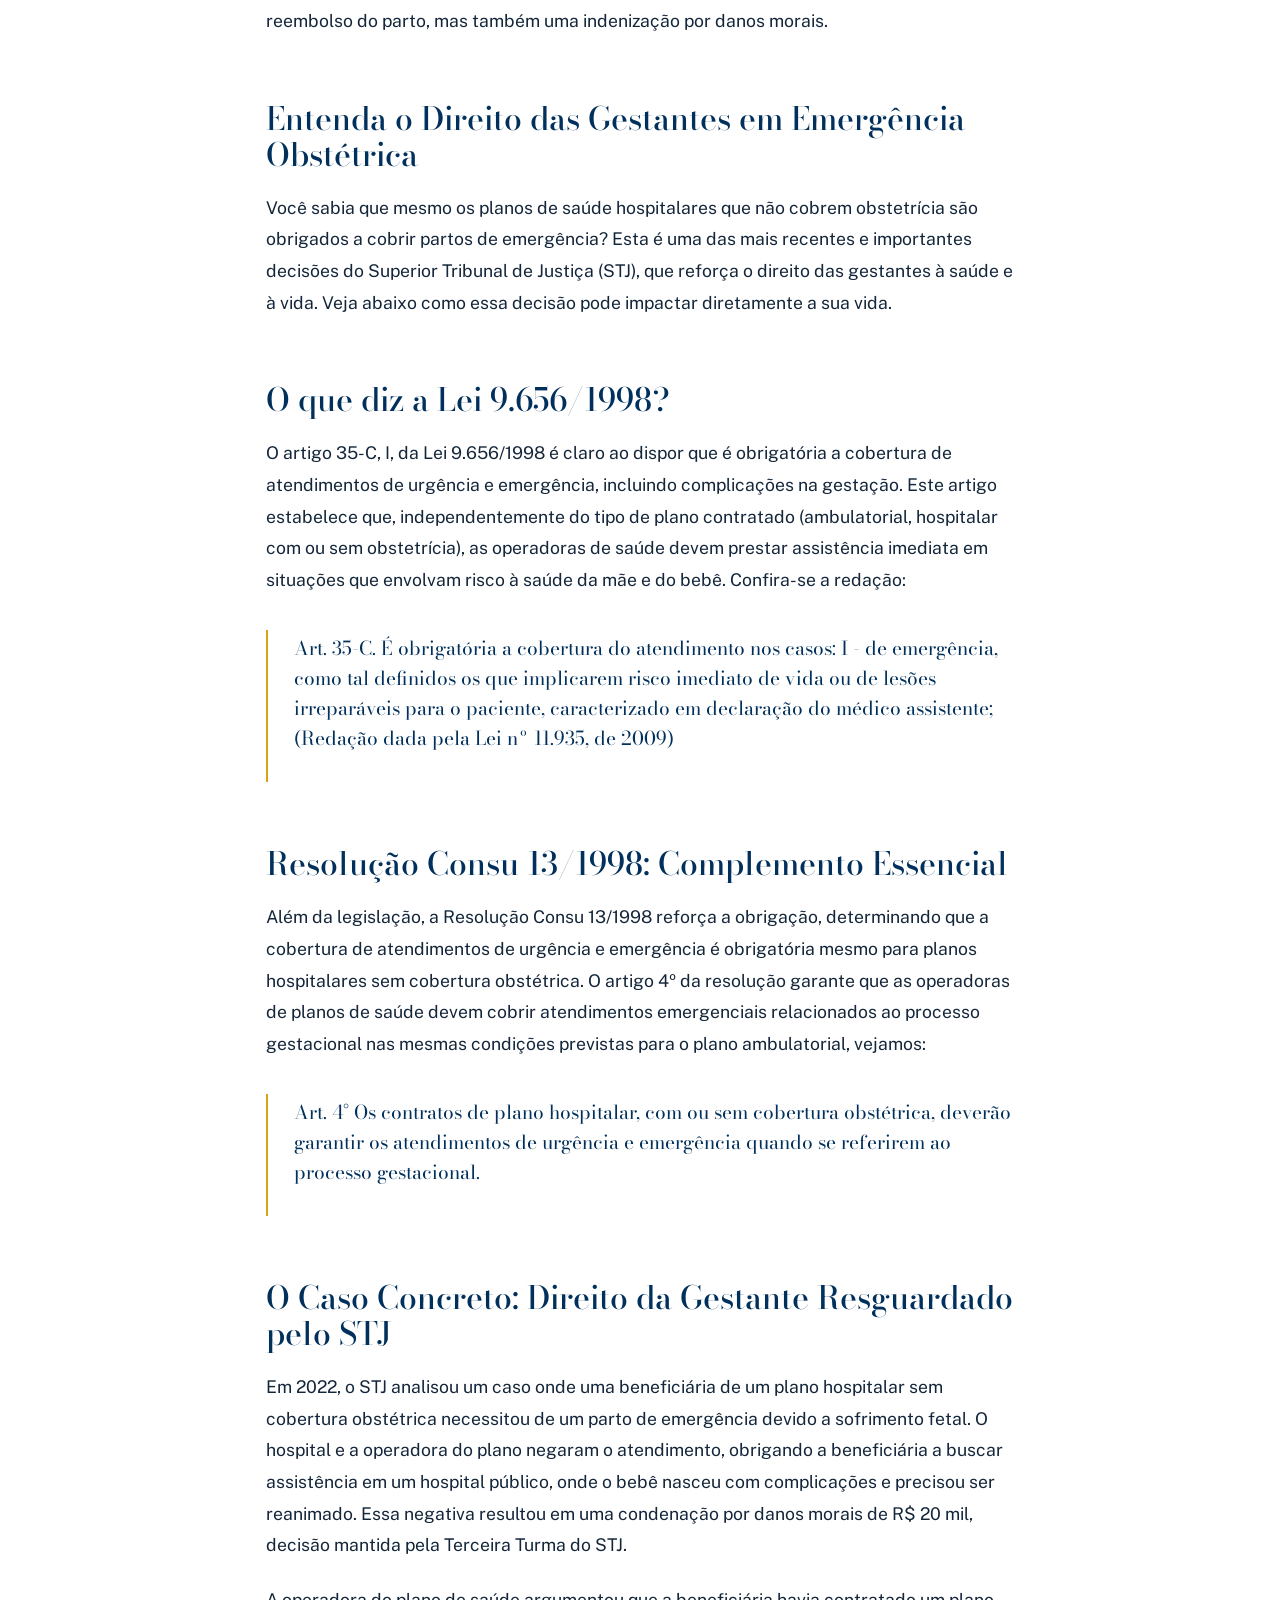
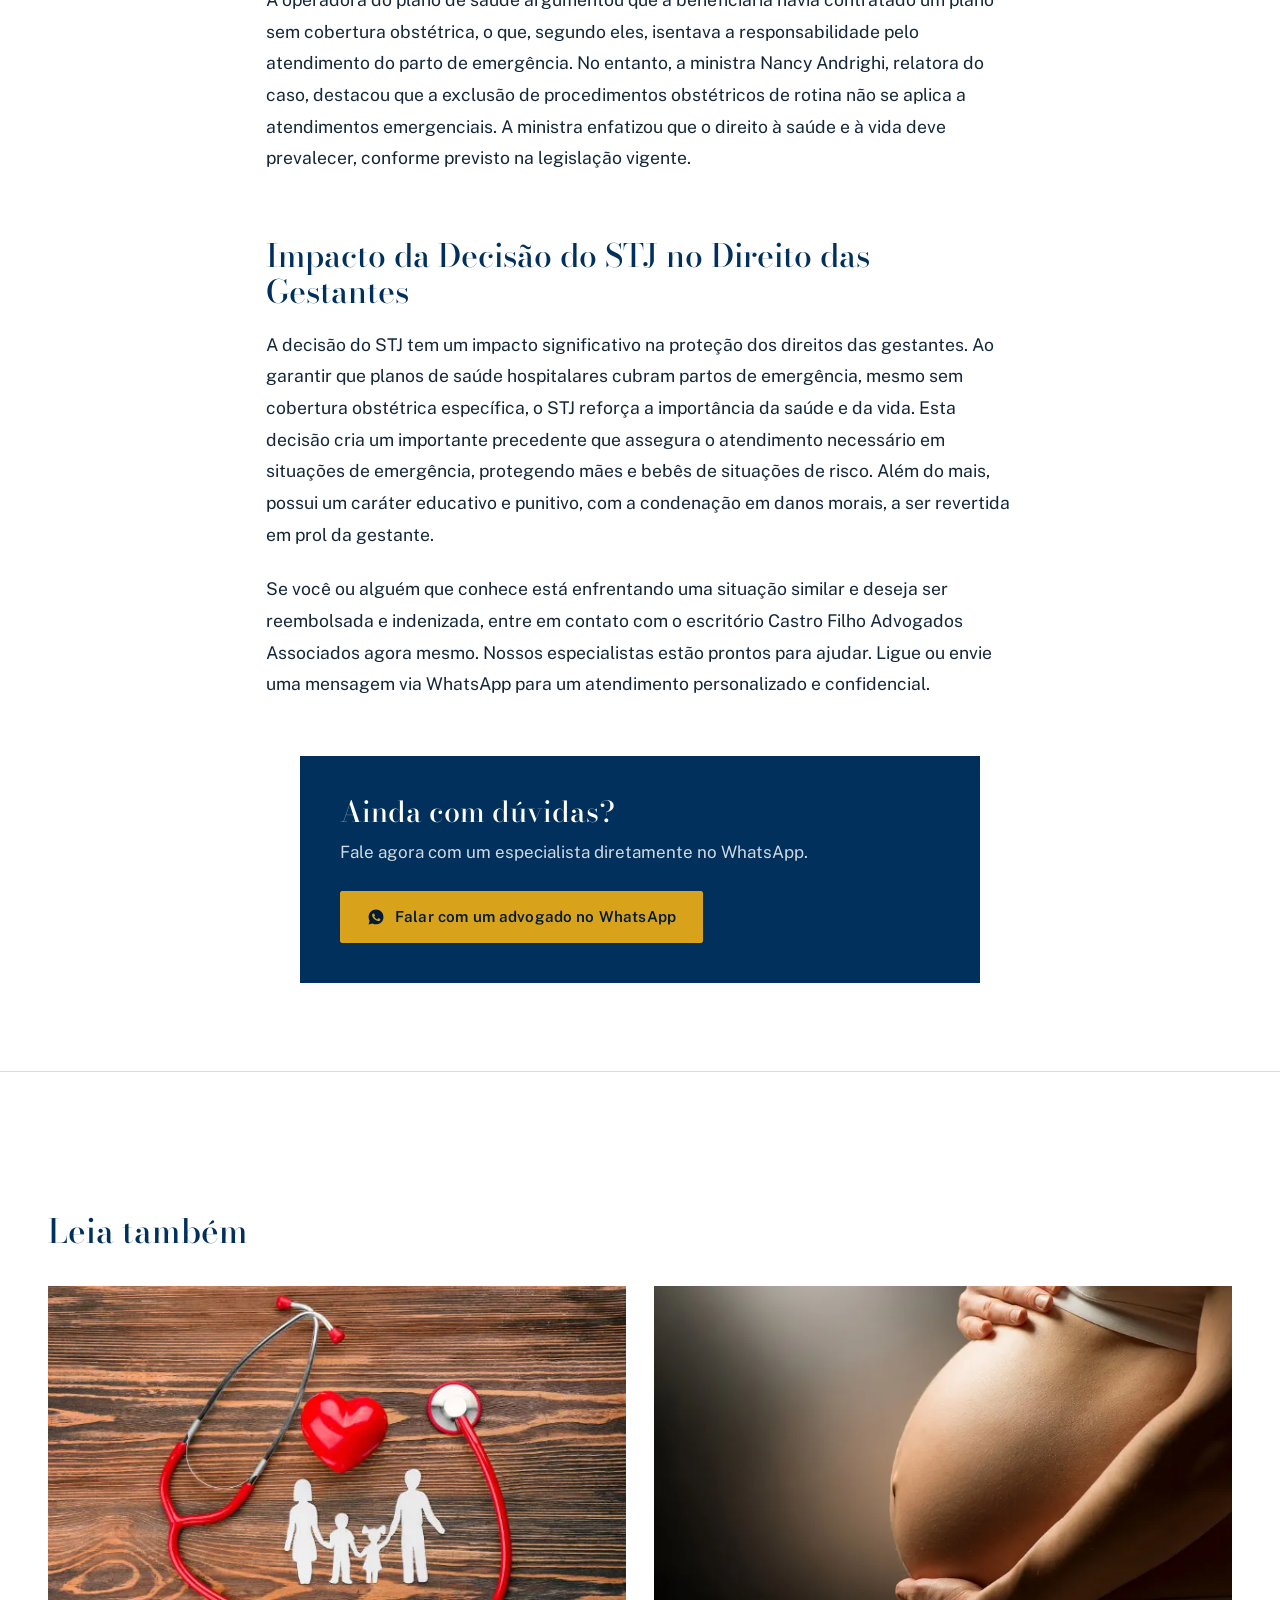
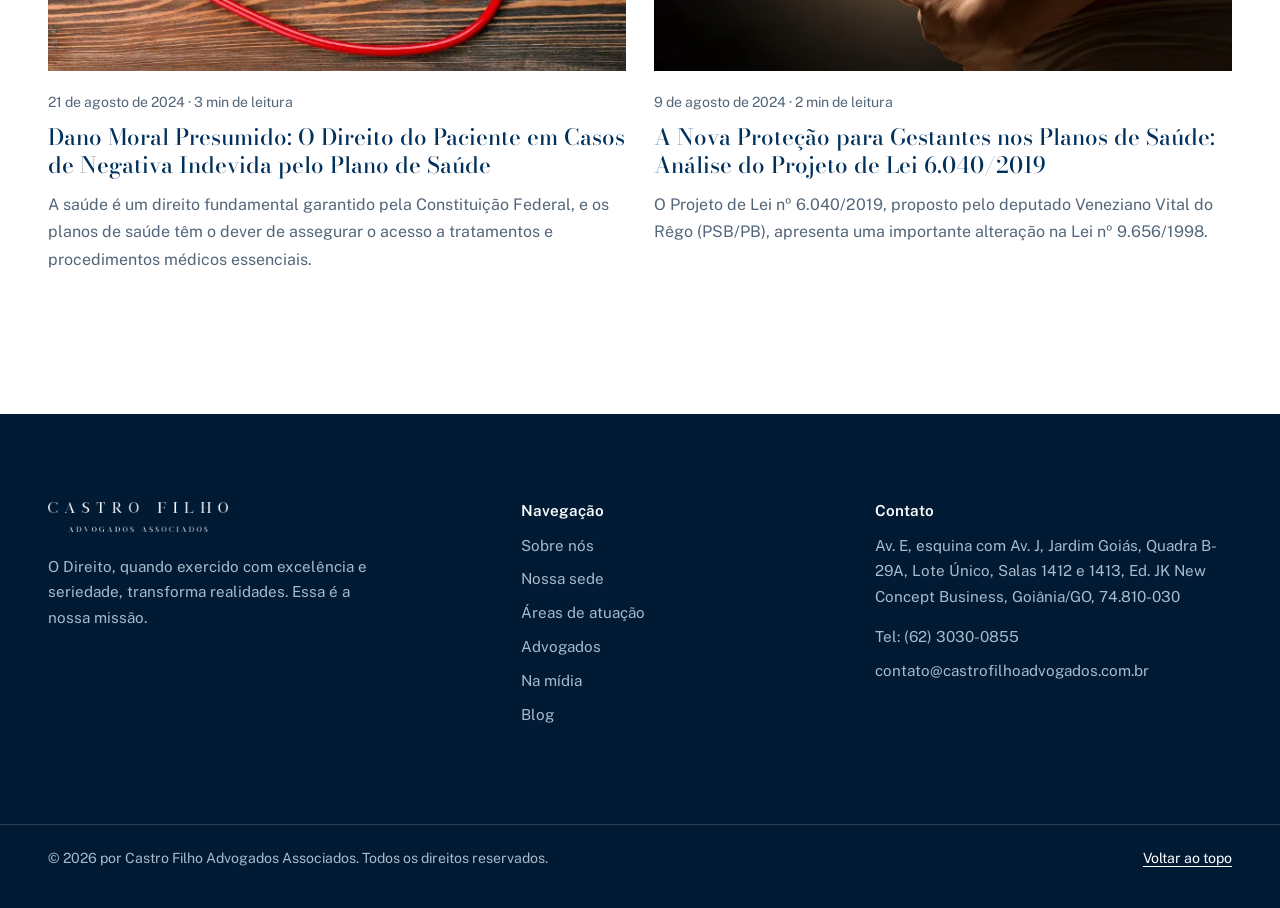
<file: post/direito-das-gestantes-em-parto-de-emergência-plano-de-saúde-não-pode-negar-cobertura/index.html>
<!doctype html>
<html lang="pt-BR">
<head>
  <meta charset="utf-8">
  <meta name="viewport" content="width=device-width, initial-scale=1">
  <title>Direito das Gestantes em Parto de Emergência | Castro Filho Advogados Associados</title>
  <link rel="canonical" href="https://www.castrofilhoadvogados.com.br/blog/direito-das-gestantes-parto-de-emergencia-stj/">
  <meta http-equiv="refresh" content="0; url=/blog/direito-das-gestantes-parto-de-emergencia-stj/">
  <script>location.replace("/blog/direito-das-gestantes-parto-de-emergencia-stj/");</script>
</head>
<body>
  <p>Esta página mudou de endereço. <a href="/blog/direito-das-gestantes-parto-de-emergencia-stj/">Clique aqui para continuar</a>.</p>
</body>
</html>
</file>
<file: assets/css/styles.css>
/* =========================================================
   Castro Filho Advogados Associados — folha de estilos
   Assinatura visual: a barra diagonal do monograma C/F
   ========================================================= */

:root {
  --navy: #00305b;
  --navy-700: #0a3d6b;
  --ink: #021b35;
  --steel: #2b5672;
  --paper: #f3f5f8;
  --white: #ffffff;
  --line: #d4dbe3;
  --line-dark: rgba(255, 255, 255, 0.16);
  --text: #14263a;
  --muted: #536679;
  --muted-dark: #a9bacb;
  --ipe: #d9a21b;
  --ipe-soft: #f2d58c;
  --wa: #18763f;

  --serif: "Bodoni Moda", "Didot", "Bodoni 72", Georgia, serif;
  --sans: "Public Sans", system-ui, -apple-system, "Segoe UI", Roboto, sans-serif;

  --container: 1240px;
  --gutter: clamp(20px, 5vw, 48px);
  --section-y: clamp(80px, 11vw, 148px);
  --header-h: 76px;
  --radius: 2px;
  --ease: cubic-bezier(0.22, 0.61, 0.36, 1);
}

/* ---------- Base ---------- */
*,
*::before,
*::after { box-sizing: border-box; }

html {
  -webkit-text-size-adjust: 100%;
  scroll-behavior: smooth;
  scroll-padding-top: var(--header-h);
}

body {
  margin: 0;
  font-family: var(--sans);
  font-size: 1.0625rem;
  line-height: 1.7;
  color: var(--text);
  background: var(--white);
  text-rendering: optimizeLegibility;
  -webkit-font-smoothing: antialiased;
}

img { display: block; max-width: 100%; height: auto; }

a { color: inherit; text-decoration-thickness: 1px; text-underline-offset: 0.2em; }

h1, h2, h3, h4 {
  font-family: var(--serif);
  font-weight: 500;
  line-height: 1.12;
  margin: 0;
  color: inherit;
  font-optical-sizing: auto;
}

p { margin: 0 0 1.1em; }
p:last-child { margin-bottom: 0; }

:focus-visible {
  outline: 2px solid var(--navy);
  outline-offset: 3px;
}
.hero :focus-visible,
.sede :focus-visible,
.section--navy :focus-visible,
.section--ink :focus-visible,
.site-footer :focus-visible,
.page-hero :focus-visible,
.article-cta :focus-visible,
.notfound :focus-visible,
.cv__head :focus-visible { outline-color: var(--ipe); }
.site-header :focus-visible { outline-color: currentColor; }

::selection { background: var(--ipe-soft); color: var(--ink); }

.container {
  width: 100%;
  max-width: calc(var(--container) + var(--gutter) * 2);
  margin-inline: auto;
  padding-inline: max(var(--gutter), env(safe-area-inset-left)) max(var(--gutter), env(safe-area-inset-right));
}

.visually-hidden {
  position: absolute !important;
  width: 1px; height: 1px;
  overflow: hidden;
  clip: rect(0 0 0 0);
  white-space: nowrap;
}

.skip-link {
  position: absolute;
  left: 16px; top: -60px;
  z-index: 200;
  padding: 10px 16px;
  background: var(--ipe);
  color: var(--ink);
  font-weight: 600;
  text-decoration: none;
  transition: top 0.2s;
}
.skip-link:focus { top: 12px; }

/* ---------- Monograma: título com barra diagonal ---------- */
.mono {
  position: relative;
  display: inline-grid;
  font-family: var(--serif);
  font-weight: 400;
  font-size: clamp(2.3rem, 4.6vw, 3.75rem);
  line-height: 1;
  letter-spacing: -0.015em;
}
.mono > span { display: block; }
.mono > span:first-child { padding-right: 1.4em; }
.mono > span:last-child { padding-left: 1.25em; margin-top: 0.08em; }
.mono::after {
  content: "";
  position: absolute;
  left: 0.7em;
  top: 0.98em;
  width: 1.5px;
  height: 0.95em;
  background: var(--ipe);
  transform: rotate(30deg);
  transform-origin: center;
}
.mono--light { color: var(--white); }

.section-head { margin-bottom: clamp(40px, 6vw, 72px); }
.section-head .lead { margin-top: 28px; }

.lead {
  font-size: clamp(1.125rem, 1.6vw, 1.3rem);
  line-height: 1.6;
  color: var(--muted);
  max-width: 40ch;
}

/* ---------- Botões ---------- */
.btn {
  --btn-bg: var(--navy);
  --btn-fg: var(--white);
  display: inline-flex;
  align-items: center;
  justify-content: center;
  gap: 10px;
  min-height: 52px;
  padding: 14px 26px;
  border: 1px solid var(--btn-bg);
  border-radius: var(--radius);
  background: var(--btn-bg);
  color: var(--btn-fg);
  font: 600 0.95rem/1.2 var(--sans);
  letter-spacing: 0.01em;
  text-decoration: none;
  cursor: pointer;
  transition: background-color 0.2s var(--ease), color 0.2s var(--ease), border-color 0.2s var(--ease);
}
.btn:hover { --btn-bg: var(--ink); }
.btn svg { width: 18px; height: 18px; flex: none; }

.btn--ipe { --btn-bg: var(--ipe); --btn-fg: var(--ink); }
.btn--ipe:hover { --btn-bg: var(--ipe-soft); }

.btn--ghost-light {
  background: transparent;
  border-color: rgba(255, 255, 255, 0.55);
  color: var(--white);
}
.btn--ghost-light:hover { background: rgba(255, 255, 255, 0.1); border-color: var(--white); }

.btn--outline {
  background: transparent;
  color: var(--navy);
  border-color: var(--navy);
}
.btn--outline:hover { background: var(--navy); color: var(--white); }

.link-arrow {
  display: inline-flex;
  align-items: center;
  gap: 8px;
  font-weight: 600;
  color: var(--navy);
  text-decoration: none;
  border-bottom: 1px solid currentColor;
  padding-bottom: 2px;
}
.link-arrow:hover { color: var(--steel); }

/* ---------- Cabeçalho ---------- */
.site-header {
  position: fixed;
  inset: 0 0 auto 0;
  z-index: 100;
  height: var(--header-h);
  color: var(--white);
  transition: background-color 0.3s var(--ease), box-shadow 0.3s var(--ease), color 0.3s var(--ease);
}
.site-header .container {
  height: 100%;
  display: flex;
  align-items: center;
  justify-content: space-between;
  gap: 24px;
}
/* Fundo do cabeçalho em camada própria: um backdrop-filter no próprio header
   viraria o bloco de contenção do menu mobile (position: fixed). */
.site-header::before {
  content: "";
  position: absolute;
  inset: 0;
  z-index: -1;
  background: rgba(255, 255, 255, 0.97);
  opacity: 0;
  transition: opacity 0.3s var(--ease);
}
@supports (backdrop-filter: blur(8px)) {
  .site-header::before { background: rgba(255, 255, 255, 0.88); backdrop-filter: blur(12px); }
}
.site-header.is-solid,
.site-header--solid {
  color: var(--navy);
  box-shadow: 0 1px 0 var(--line);
}
.site-header.is-solid::before,
.site-header--solid::before { opacity: 1; }

.brand { position: relative; z-index: 2; display: block; flex: none; line-height: 0; }
.brand img { height: 26px; width: auto; }
.brand .logo-dark { display: none; }
.site-header.is-solid .logo-light,
.site-header--solid .logo-light { display: none; }
.site-header.is-solid .logo-dark,
.site-header--solid .logo-dark { display: block; }

.nav { display: flex; align-items: center; gap: 4px; }
.nav__list {
  display: flex;
  align-items: center;
  gap: clamp(4px, 1.2vw, 18px);
  margin: 0; padding: 0;
  list-style: none;
}
.nav__list a {
  display: block;
  padding: 8px 4px;
  font-size: 0.9rem;
  font-weight: 500;
  text-decoration: none;
  opacity: 0.88;
  position: relative;
}
.nav__list a::after {
  content: "";
  position: absolute;
  left: 4px; right: 4px; bottom: 2px;
  height: 1px;
  background: currentColor;
  transform: scaleX(0);
  transform-origin: left;
  transition: transform 0.25s var(--ease);
}
.nav__list a:hover,
.nav__list a[aria-current="true"],
.nav__list a[aria-current="page"] { opacity: 1; }
.nav__list a:hover::after,
.nav__list a[aria-current="true"]::after,
.nav__list a[aria-current="page"]::after { transform: scaleX(1); }

.nav__cta { margin-left: 14px; min-height: 44px; padding: 10px 18px; font-size: 0.88rem; }

.nav-toggle {
  display: none;
  width: 48px; height: 48px;
  margin-right: -12px;
  padding: 0;
  border: 0;
  background: transparent;
  color: inherit;
  cursor: pointer;
}
.nav-toggle__bars {
  position: relative;
  display: block;
  width: 24px; height: 1.5px;
  margin: 0 auto;
  background: currentColor;
  transition: background-color 0.2s;
}
.nav-toggle__bars::before,
.nav-toggle__bars::after {
  content: "";
  position: absolute;
  left: 0;
  width: 24px; height: 1.5px;
  background: currentColor;
  transition: transform 0.3s var(--ease);
}
.nav-toggle__bars::before { top: -7px; }
.nav-toggle__bars::after { top: 7px; }
.nav-open .nav-toggle__bars { background: transparent; }
.nav-open .nav-toggle__bars::before { transform: translateY(7px) rotate(45deg); }
.nav-open .nav-toggle__bars::after { transform: translateY(-7px) rotate(-45deg); }

@media (max-width: 1060px) {
  .nav-toggle { display: block; position: relative; z-index: 2; }
  .nav {
    position: fixed;
    inset: 0;
    z-index: 1;
    flex-direction: column;
    align-items: stretch;
    justify-content: center;
    gap: 32px;
    padding: calc(var(--header-h) + 16px) var(--gutter) 40px;
    background: var(--ink);
    color: var(--white);
    visibility: hidden;
    opacity: 0;
    transition: opacity 0.3s var(--ease), visibility 0s linear 0.3s;
    overflow-y: auto;
  }
  .nav-open .nav {
    visibility: visible;
    opacity: 1;
    transition: opacity 0.3s var(--ease);
  }
  .nav__list { flex-direction: column; align-items: flex-start; gap: 0; }
  .nav__list li { width: 100%; border-bottom: 1px solid var(--line-dark); }
  .nav__list a {
    padding: 14px 0;
    font-family: var(--serif);
    font-size: clamp(1.6rem, 6vw, 2.2rem);
    font-weight: 400;
    opacity: 1;
  }
  .nav__list a::after { display: none; }
  .nav__cta { margin: 0; align-self: flex-start; min-height: 52px; padding: 14px 26px; font-size: 0.95rem; }
  .nav-open .site-header { color: var(--white); box-shadow: none; }
  .nav-open .site-header::before { opacity: 0; }
  .nav-open .site-header .logo-light { display: block; }
  .nav-open .site-header .logo-dark { display: none; }
  .nav-open { overflow: hidden; }
}

/* ---------- Hero ---------- */
.hero {
  position: relative;
  min-height: max(640px, 100svh);
  display: flex;
  flex-direction: column;
  justify-content: flex-end;
  color: var(--white);
  background: var(--ink);
  overflow: hidden;
  isolation: isolate;
}
.hero__media {
  position: absolute;
  inset: 0;
  z-index: -2;
}
.hero__media img {
  width: 100%; height: 100%;
  object-fit: cover;
  object-position: 62% 50%;
}
.hero::before {
  content: "";
  position: absolute;
  inset: 0;
  z-index: -1;
  background:
    linear-gradient(90deg, rgba(2, 27, 53, 0.94) 0%, rgba(2, 27, 53, 0.78) 42%, rgba(2, 27, 53, 0.35) 100%),
    linear-gradient(0deg, rgba(2, 27, 53, 0.9) 0%, rgba(2, 27, 53, 0) 45%);
}
.hero__inner {
  padding-top: calc(var(--header-h) + 64px);
  padding-bottom: clamp(48px, 7vw, 88px);
}
.hero__title {
  font-size: clamp(3.6rem, 11vw, 9.5rem);
  line-height: 0.92;
  font-weight: 400;
}
.hero__title.mono::after { width: 2px; }
.hero__sub {
  display: block;
  margin-top: 22px;
  margin-left: 0.1em;
  font-family: var(--sans);
  font-size: clamp(0.78rem, 1.2vw, 0.95rem);
  font-weight: 500;
  letter-spacing: 0.42em;
  text-transform: uppercase;
  color: var(--muted-dark);
}
.hero__mission {
  max-width: 30ch;
  margin: clamp(36px, 5vw, 56px) 0 0;
  font-family: var(--serif);
  font-size: clamp(1.35rem, 2.3vw, 1.9rem);
  font-style: italic;
  line-height: 1.35;
  color: rgba(255, 255, 255, 0.94);
}
.hero__actions {
  display: flex;
  flex-wrap: wrap;
  gap: 12px;
  margin-top: 36px;
}
.hero__foot {
  border-top: 1px solid var(--line-dark);
  font-size: 0.92rem;
  color: var(--muted-dark);
}
.hero__foot .container {
  display: flex;
  flex-wrap: wrap;
  justify-content: space-between;
  gap: 8px 32px;
  padding-block: 20px;
}
.hero__foot strong { color: var(--white); font-weight: 500; }

/* Sequência de entrada do hero (único momento animado) */
@media (prefers-reduced-motion: no-preference) {
  .hero__title > span,
  .hero__sub,
  .hero__mission,
  .hero__actions,
  .hero__foot {
    animation: rise 0.9s var(--ease) both;
  }
  .hero__title > span:last-child { animation-delay: 0.12s; }
  .hero__title::after { animation: draw 0.8s 0.35s var(--ease) both; }
  .hero__sub { animation-delay: 0.45s; }
  .hero__mission { animation-delay: 0.6s; }
  .hero__actions { animation-delay: 0.72s; }
  .hero__foot { animation-delay: 0.9s; }
  .hero__media img { animation: settle 2.4s var(--ease) both; }
}
@keyframes rise {
  from { opacity: 0; transform: translateY(18px); }
  to { opacity: 1; transform: none; }
}
@keyframes draw {
  from { opacity: 0; transform: rotate(30deg) scaleY(0); }
  to { opacity: 1; transform: rotate(30deg) scaleY(1); }
}
@keyframes settle {
  from { transform: scale(1.06); opacity: 0.4; }
  to { transform: none; opacity: 1; }
}

/* ---------- Seções ---------- */
.section { padding-block: var(--section-y); }
.section--paper { background: var(--paper); }
.section--navy { background: var(--navy); color: var(--white); }
.section--ink { background: var(--ink); color: var(--white); }

/* Sobre */
.about {
  display: grid;
  gap: 48px;
}
.about__intro {
  font-family: var(--serif);
  font-size: clamp(1.5rem, 2.6vw, 2.15rem);
  line-height: 1.3;
  color: var(--navy);
  margin-bottom: 36px;
  max-width: 26ch;
}
.about__body {
  max-width: 62ch;
  color: var(--text);
}
.about__body p { margin-bottom: 1.25em; }
.about__download {
  display: flex;
  flex-wrap: wrap;
  align-items: center;
  gap: 16px 24px;
  margin-top: 40px;
  padding-top: 32px;
  border-top: 1px solid var(--line);
}
.about__download span { color: var(--muted); font-size: 0.95rem; }

@media (min-width: 900px) {
  .about { grid-template-columns: 5fr 7fr; gap: 72px; }
  .about > :first-child { position: sticky; top: calc(var(--header-h) + 40px); align-self: start; }
}

/* Trajetória do fundador (sequência real) */
.timeline {
  margin-top: clamp(64px, 9vw, 112px);
  padding-top: 40px;
  border-top: 1px solid var(--line);
}
.timeline__title {
  font-family: var(--sans);
  font-size: 1rem;
  font-weight: 600;
  color: var(--navy);
  margin-bottom: 28px;
}
.timeline__list {
  display: grid;
  gap: 0;
  margin: 0; padding: 0;
  list-style: none;
  counter-reset: step;
}
.timeline__item {
  position: relative;
  padding: 22px 0 22px 0;
  border-bottom: 1px solid var(--line);
  display: grid;
  grid-template-columns: 5.5rem 1fr;
  align-items: baseline;
  gap: 16px;
}
.timeline__num {
  font-family: var(--serif);
  font-size: clamp(2.4rem, 4vw, 3.2rem);
  line-height: 1;
  color: var(--navy);
}
.timeline__num small {
  display: block;
  margin-top: 6px;
  font-family: var(--sans);
  font-size: 0.78rem;
  font-weight: 500;
  color: var(--muted);
}
.timeline__text { color: var(--text); font-size: 1rem; }
.timeline__text strong { display: block; font-weight: 600; color: var(--navy); }

@media (min-width: 900px) {
  .timeline__list { grid-template-columns: repeat(4, 1fr); }
  .timeline__item {
    grid-template-columns: 1fr;
    padding: 0 28px 0 0;
    border-bottom: 0;
    gap: 14px;
  }
  .timeline__item + .timeline__item { padding-left: 28px; border-left: 1px solid var(--line); }
}

/* Sede */
.sede {
  display: grid;
  background: var(--navy);
  color: var(--white);
}
.sede__media { position: relative; min-height: 420px; }
.sede__media img {
  position: absolute;
  inset: 0;
  width: 100%; height: 100%;
  object-fit: cover;
}
.sede__content {
  padding: var(--section-y) var(--gutter);
  display: flex;
  flex-direction: column;
  justify-content: center;
}
.sede__content .lead { color: rgba(255, 255, 255, 0.82); max-width: 34ch; margin-top: 28px; }
.sede__address {
  margin: 40px 0 0;
  padding: 28px 0 0;
  border-top: 1px solid var(--line-dark);
  font-style: normal;
  color: rgba(255, 255, 255, 0.9);
  max-width: 44ch;
}
.sede__address strong { display: block; font-weight: 600; color: var(--white); margin-bottom: 6px; }
.sede__actions { display: flex; flex-wrap: wrap; gap: 12px; margin-top: 32px; }

@media (min-width: 900px) {
  .sede { grid-template-columns: 1fr 1fr; min-height: 760px; }
  .sede__content { padding-left: clamp(48px, 7vw, 112px); max-width: 680px; }
}

/* Áreas de atuação */
.areas {
  display: grid;
  margin: 0; padding: 0;
  list-style: none;
  border-top: 1px solid var(--line);
}
.area a {
  position: relative;
  display: flex;
  align-items: center;
  justify-content: space-between;
  gap: 16px;
  min-height: 84px;
  padding: 20px 4px;
  border-bottom: 1px solid var(--line);
  text-decoration: none;
  color: var(--navy);
  overflow: hidden;
}
.area__name {
  font-family: var(--serif);
  font-size: clamp(1.35rem, 2vw, 1.65rem);
  line-height: 1.2;
  transition: transform 0.35s var(--ease);
}
.area__cta {
  flex: none;
  font-size: 0.85rem;
  font-weight: 600;
  color: var(--steel);
  opacity: 0;
  transform: translateX(-8px);
  transition: opacity 0.3s var(--ease), transform 0.3s var(--ease);
}
.area a::before {
  content: "";
  position: absolute;
  left: 2px; top: 50%;
  width: 1.5px; height: 30px;
  margin-top: -15px;
  background: var(--ipe);
  transform: rotate(30deg) scaleY(0);
  transition: transform 0.3s var(--ease);
}
.area a:hover .area__name,
.area a:focus-visible .area__name { transform: translateX(22px); }
.area a:hover::before,
.area a:focus-visible::before { transform: rotate(30deg) scaleY(1); }
.area a:hover .area__cta,
.area a:focus-visible .area__cta { opacity: 1; transform: none; }

@media (hover: none) {
  .area__cta { opacity: 1; transform: none; }
}
@media (min-width: 640px) {
  .areas { grid-template-columns: repeat(2, 1fr); column-gap: 40px; }
}
@media (min-width: 1100px) {
  .areas { grid-template-columns: repeat(3, 1fr); column-gap: 56px; }
}

/* Advogados */
.team {
  display: grid;
  gap: 48px 28px;
  grid-template-columns: 1fr;
  margin: 0; padding: 0;
  list-style: none;
}
.lawyer { display: flex; flex-direction: column; }
.lawyer__photo {
  aspect-ratio: 4 / 5;
  overflow: hidden;
  background: var(--paper);
  margin-bottom: 22px;
}
.lawyer__photo img {
  width: 100%; height: 100%;
  object-fit: cover;
  filter: grayscale(0.25) contrast(1.02);
  transition: filter 0.4s var(--ease);
}
.lawyer:hover .lawyer__photo img { filter: none; }
.lawyer__name {
  font-size: 1.6rem;
  color: var(--navy);
}
.lawyer__role {
  margin: 6px 0 0;
  font-size: 0.95rem;
  font-weight: 600;
  color: var(--steel);
}
.lawyer__oab {
  margin: 4px 0 0;
  font-size: 0.88rem;
  color: var(--muted);
}
.lawyer__more {
  margin-top: 18px;
  align-self: flex-start;
  padding: 0 0 2px;
  border: 0;
  border-bottom: 1px solid currentColor;
  background: none;
  font: 600 0.95rem/1.4 var(--sans);
  color: var(--navy);
  cursor: pointer;
}
.lawyer__more:hover { color: var(--steel); }

@media (min-width: 560px) {
  .team { grid-template-columns: repeat(2, 1fr); }
}
@media (min-width: 1000px) {
  .team { grid-template-columns: repeat(4, 1fr); }
}

/* Currículo (dialog) */
.cv {
  width: min(760px, calc(100% - 24px));
  max-height: min(88vh, 900px);
  padding: 0;
  border: 0;
  border-radius: var(--radius);
  background: var(--white);
  color: var(--text);
  box-shadow: 0 30px 80px rgba(2, 27, 53, 0.35);
}
.cv::backdrop { background: rgba(2, 27, 53, 0.72); }
.cv[open] { display: flex; flex-direction: column; }
@media (prefers-reduced-motion: no-preference) {
  .cv[open] { animation: rise 0.35s var(--ease); }
}
.cv__head {
  position: sticky;
  top: 0;
  display: flex;
  align-items: center;
  gap: 18px;
  padding: 24px 28px;
  background: var(--navy);
  color: var(--white);
}
.cv__head img {
  width: 64px; height: 64px;
  object-fit: cover;
  border-radius: 50%;
  flex: none;
}
.cv__head > div { min-width: 0; }
.cv__head h3 { font-size: clamp(1.2rem, 5vw, 1.5rem); overflow-wrap: anywhere; }
.cv__head p { margin: 2px 0 0; font-size: 0.9rem; color: var(--muted-dark); }
.cv__close {
  margin-left: auto;
  flex: none;
  width: 44px; height: 44px;
  border: 1px solid var(--line-dark);
  border-radius: 50%;
  background: transparent;
  color: var(--white);
  font-size: 1.4rem;
  line-height: 1;
  cursor: pointer;
}
.cv__close:hover { background: rgba(255, 255, 255, 0.1); }
.cv__body {
  padding: 28px;
  overflow-y: auto;
  font-size: 1rem;
}
.cv__body h4 {
  margin: 26px 0 8px;
  font-family: var(--sans);
  font-size: 0.95rem;
  font-weight: 700;
  color: var(--navy);
}
.cv__body h4:first-child { margin-top: 0; }
.cv__body ul { margin: 0; padding-left: 1.1em; }
.cv__body li { margin-bottom: 6px; }
.cv__body li::marker { color: var(--ipe); }

/* Na mídia */
.media-list {
  display: grid;
  gap: 24px;
  margin: 0; padding: 0;
  list-style: none;
}
.media-item a {
  display: grid;
  grid-template-columns: 112px 1fr;
  gap: 20px;
  align-items: center;
  height: 100%;
  padding: 18px;
  background: rgba(255, 255, 255, 0.04);
  border: 1px solid var(--line-dark);
  text-decoration: none;
  transition: background-color 0.25s var(--ease), border-color 0.25s var(--ease);
}
.media-item a:hover { background: rgba(255, 255, 255, 0.08); border-color: rgba(255, 255, 255, 0.35); }
.media-item img { width: 112px; height: 112px; object-fit: cover; }
.media-item__source { font-size: 0.85rem; font-weight: 600; color: var(--ipe-soft); }
.media-item__title {
  display: block;
  margin-top: 6px;
  font-family: var(--serif);
  font-size: 1.2rem;
  line-height: 1.3;
  color: var(--white);
}
.media-item__read {
  display: inline-block;
  margin-top: 10px;
  font-size: 0.88rem;
  color: var(--muted-dark);
  text-decoration: underline;
  text-underline-offset: 0.2em;
}

@media (min-width: 900px) {
  .media-list { grid-template-columns: repeat(3, 1fr); }
  .media-item a {
    grid-template-columns: 1fr;
    align-content: start;
    padding: 0 0 24px;
  }
  .media-item img { width: 100%; height: auto; aspect-ratio: 1; }
  .media-item__body { padding: 0 24px; }
}

/* Blog (cards) */
.posts {
  display: grid;
  gap: 40px 28px;
  margin: 0; padding: 0;
  list-style: none;
}
.post-card { display: flex; flex-direction: column; }
.post-card__media {
  display: block;
  aspect-ratio: 3 / 2;
  overflow: hidden;
  background: var(--paper);
  margin-bottom: 20px;
}
.post-card__media img { width: 100%; height: 100%; object-fit: cover; transition: transform 0.6s var(--ease); }
.post-card:hover .post-card__media img { transform: scale(1.03); }
.post-card__meta { font-size: 0.88rem; color: var(--muted); margin-bottom: 8px; }
.post-card__title { font-size: 1.4rem; line-height: 1.25; color: var(--navy); }
.post-card__title a { text-decoration: none; }
.post-card__title a:hover { text-decoration: underline; text-decoration-thickness: 1px; }
.post-card__excerpt { margin-top: 12px; color: var(--muted); font-size: 1rem; }

.section-foot {
  display: flex;
  justify-content: flex-start;
  margin-top: 48px;
}
.section-head--split {
  display: flex;
  flex-wrap: wrap;
  align-items: flex-end;
  justify-content: space-between;
  gap: 24px;
}

@media (min-width: 760px) {
  .posts { grid-template-columns: repeat(3, 1fr); }
}

/* Contato */
.contact {
  display: grid;
  grid-template-columns: minmax(0, 1fr);
  gap: 56px;
}
.contact__info { font-style: normal; }
.contact__list { margin: 36px 0 0; padding: 0; list-style: none; }
.contact__list li {
  display: grid;
  grid-template-columns: 28px 1fr;
  gap: 16px;
  padding: 18px 0;
  border-top: 1px solid var(--line);
}
.contact__list li:last-child { border-bottom: 1px solid var(--line); }
.contact__list svg { width: 22px; height: 22px; color: var(--steel); margin-top: 3px; }
.contact__label { display: block; font-size: 0.85rem; font-weight: 600; color: var(--muted); }
.contact__list a { color: var(--navy); font-weight: 500; text-decoration: none; word-break: break-word; }
.contact__list a:hover { text-decoration: underline; }

.map {
  margin-top: 32px;
  aspect-ratio: 16 / 10;
  background: var(--paper);
  border: 1px solid var(--line);
  position: relative;
}
.map iframe { position: absolute; inset: 0; width: 100%; height: 100%; border: 0; filter: grayscale(0.35); }

.form {
  padding: clamp(28px, 4vw, 48px);
  background: var(--paper);
  border-top: 3px solid var(--navy);
}
.form__title { font-size: clamp(1.5rem, 2.4vw, 1.9rem); color: var(--navy); }
.form__intro { margin: 10px 0 28px; color: var(--muted); }
.field { margin-bottom: 18px; }
.field label { display: block; margin-bottom: 6px; font-size: 0.92rem; font-weight: 600; color: var(--text); }
.field .optional { font-weight: 400; color: var(--muted); }
.field input,
.field textarea,
.field select {
  width: 100%;
  min-height: 52px;
  padding: 13px 14px;
  border: 1px solid #7a8a9a;
  border-radius: var(--radius);
  background: var(--white);
  color: var(--text);
  font: 400 1rem/1.4 var(--sans);
  transition: border-color 0.2s, box-shadow 0.2s;
}
.field textarea { min-height: 150px; resize: vertical; }
.field input:focus,
.field textarea:focus,
.field select:focus {
  outline: none;
  border-color: var(--navy);
  box-shadow: 0 0 0 3px rgba(0, 48, 91, 0.15);
}
.field [aria-invalid="true"] { border-color: #b3261e; }
.field__error { display: block; margin-top: 6px; font-size: 0.86rem; color: #b3261e; }
.field__error:empty { display: none; }
.form__row { display: grid; gap: 0 16px; }
@media (min-width: 560px) { .form__row { grid-template-columns: 1fr 1fr; } }
.form__consent { font-size: 0.85rem; color: var(--muted); margin: 4px 0 22px; }
.form .btn { width: 100%; }
.form__status {
  margin-top: 16px;
  padding: 14px 16px;
  font-size: 0.95rem;
  border-left: 3px solid var(--wa);
  background: #e8f4ec;
  color: #14532d;
}
.form__status:empty { margin: 0; padding: 0; border: 0; }
.form__status { overflow-wrap: anywhere; }
.form__status.is-error { border-color: #b3261e; background: #fbeaea; color: #7a1a14; }
.hp-field { position: absolute; left: -9999px; }

@media (min-width: 960px) {
  .contact { grid-template-columns: minmax(0, 1fr) minmax(0, 1fr); gap: 72px; align-items: start; }
}

/* ---------- Rodapé ---------- */
.site-footer {
  background: var(--ink);
  color: var(--muted-dark);
  font-size: 0.95rem;
}
.footer__top {
  display: grid;
  gap: 40px;
  padding-block: clamp(56px, 8vw, 88px);
}
.footer__brand img { height: 30px; width: auto; margin-bottom: 22px; }
.footer__brand p { max-width: 36ch; }
.footer__col h2 {
  font-family: var(--sans);
  font-size: 0.95rem;
  font-weight: 600;
  color: var(--white);
  margin-bottom: 14px;
}
.footer__col ul { margin: 0; padding: 0; list-style: none; }
.footer__col li { margin-bottom: 8px; }
.footer__col a { text-decoration: none; }
.footer__col a:hover { color: var(--white); text-decoration: underline; }
.footer__col address { font-style: normal; }
.footer__bottom {
  border-top: 1px solid var(--line-dark);
}
.footer__bottom .container {
  display: flex;
  flex-wrap: wrap;
  justify-content: space-between;
  gap: 12px 24px;
  padding-block: 22px;
  font-size: 0.88rem;
}
.footer__bottom a { color: var(--white); }

@media (min-width: 800px) {
  .footer__top { grid-template-columns: 1.4fr 1fr 1.2fr; gap: 56px; }
}

/* ---------- WhatsApp flutuante ---------- */
.wa-float {
  position: fixed;
  right: max(18px, env(safe-area-inset-right));
  bottom: calc(18px + env(safe-area-inset-bottom));
  z-index: 90;
  display: inline-flex;
  align-items: center;
  gap: 10px;
  min-height: 56px;
  padding: 0 20px 0 16px;
  border-radius: 999px;
  background: var(--wa);
  color: var(--white);
  font-weight: 600;
  font-size: 0.95rem;
  text-decoration: none;
  box-shadow: 0 10px 30px rgba(2, 27, 53, 0.28);
  transition: transform 0.25s var(--ease), background-color 0.2s, opacity 0.3s, visibility 0.3s;
}
.wa-float svg { width: 26px; height: 26px; }
.wa-float:hover { background: #12602f; transform: translateY(-2px); }
.wa-float.is-hidden { opacity: 0; visibility: hidden; transform: translateY(12px); }
@media (max-width: 560px) {
  .wa-float { padding: 0; width: 58px; justify-content: center; }
  .wa-float span { position: absolute; width: 1px; height: 1px; overflow: hidden; clip: rect(0 0 0 0); }
}

/* ---------- Páginas internas (blog) ---------- */
.page-hero {
  padding: calc(var(--header-h) + clamp(56px, 8vw, 104px)) 0 clamp(48px, 6vw, 80px);
  background: var(--navy);
  color: var(--white);
}
.page-hero .lead { color: rgba(255, 255, 255, 0.8); margin-top: 24px; }
.breadcrumb {
  margin: 0 0 28px;
  padding: 0;
  list-style: none;
  display: flex;
  flex-wrap: wrap;
  gap: 6px 10px;
  font-size: 0.88rem;
  color: var(--muted-dark);
}
.breadcrumb li + li::before { content: "/"; margin-right: 10px; color: var(--ipe); }
.breadcrumb a { color: var(--white); text-decoration: none; }
.breadcrumb a:hover { text-decoration: underline; }

.article-hero h1 {
  max-width: 22ch;
  font-size: clamp(2rem, 4.4vw, 3.4rem);
  line-height: 1.12;
}
.article-meta {
  display: flex;
  flex-wrap: wrap;
  align-items: center;
  gap: 12px 20px;
  margin-top: 32px;
  font-size: 0.92rem;
  color: var(--muted-dark);
}
.article-meta img { width: 44px; height: 44px; border-radius: 50%; object-fit: cover; }
.article-meta strong { color: var(--white); font-weight: 600; }

.article {
  padding-block: clamp(48px, 7vw, 88px);
}
.article__figure { margin: 0 0 48px; }
.article__figure img { width: 100%; max-height: 560px; object-fit: cover; }
.prose {
  max-width: 68ch;
  margin-inline: auto;
  font-size: 1.1rem;
  line-height: 1.8;
}
.prose h2 {
  margin: 2em 0 0.6em;
  font-size: clamp(1.55rem, 2.6vw, 2rem);
  color: var(--navy);
}
.prose p { margin-bottom: 1.3em; }
.prose ul,
.prose ol { padding-left: 1.3em; margin: 0 0 1.4em; }
.prose li { margin-bottom: 0.6em; }
.prose li::marker { color: var(--steel); font-weight: 600; }
.prose blockquote {
  margin: 1.8em 0;
  padding: 4px 0 4px 26px;
  border-left: 2px solid var(--ipe);
  font-family: var(--serif);
  font-size: 1.2rem;
  line-height: 1.55;
  color: var(--navy);
}
.prose strong { color: var(--ink); }

.article-cta {
  max-width: 68ch;
  margin: 56px auto 0;
  padding: clamp(28px, 4vw, 40px);
  background: var(--navy);
  color: var(--white);
}
.article-cta h2 { font-size: clamp(1.4rem, 2.4vw, 1.8rem); margin-bottom: 10px; }
.article-cta p { color: rgba(255, 255, 255, 0.82); margin-bottom: 24px; }

.related { border-top: 1px solid var(--line); }
@media (min-width: 760px) {
  .related .posts { grid-template-columns: repeat(2, 1fr); }
}
.article__figure--square img { max-width: 560px; max-height: none; margin-inline: auto; aspect-ratio: 1; }
@media (max-width: 1060px) {
  .nav__list a[aria-current="page"] { color: var(--ipe-soft); }
}
.related h2 { font-size: clamp(1.6rem, 2.6vw, 2.1rem); color: var(--navy); margin-bottom: 36px; }

/* ---------- Página 404 ---------- */
.notfound {
  min-height: 100svh;
  display: grid;
  place-items: center;
  text-align: left;
  background: var(--navy);
  color: var(--white);
  padding: var(--gutter);
}
.notfound p { max-width: 40ch; color: rgba(255, 255, 255, 0.82); margin: 24px 0 32px; }

/* ---------- Movimento reduzido ---------- */
@media (prefers-reduced-motion: reduce) {
  html { scroll-behavior: auto; }
  *,
  *::before,
  *::after {
    animation-duration: 0.01ms !important;
    animation-iteration-count: 1 !important;
    transition-duration: 0.01ms !important;
  }
}

/* ---------- Impressão ---------- */
@media print {
  .site-header, .wa-float, .nav-toggle, .form, .map { display: none !important; }
  .hero, .page-hero, .section--navy, .section--ink, .sede { background: none !important; color: #000 !important; }
  .hero::before, .hero__media { display: none; }
}
</file>
